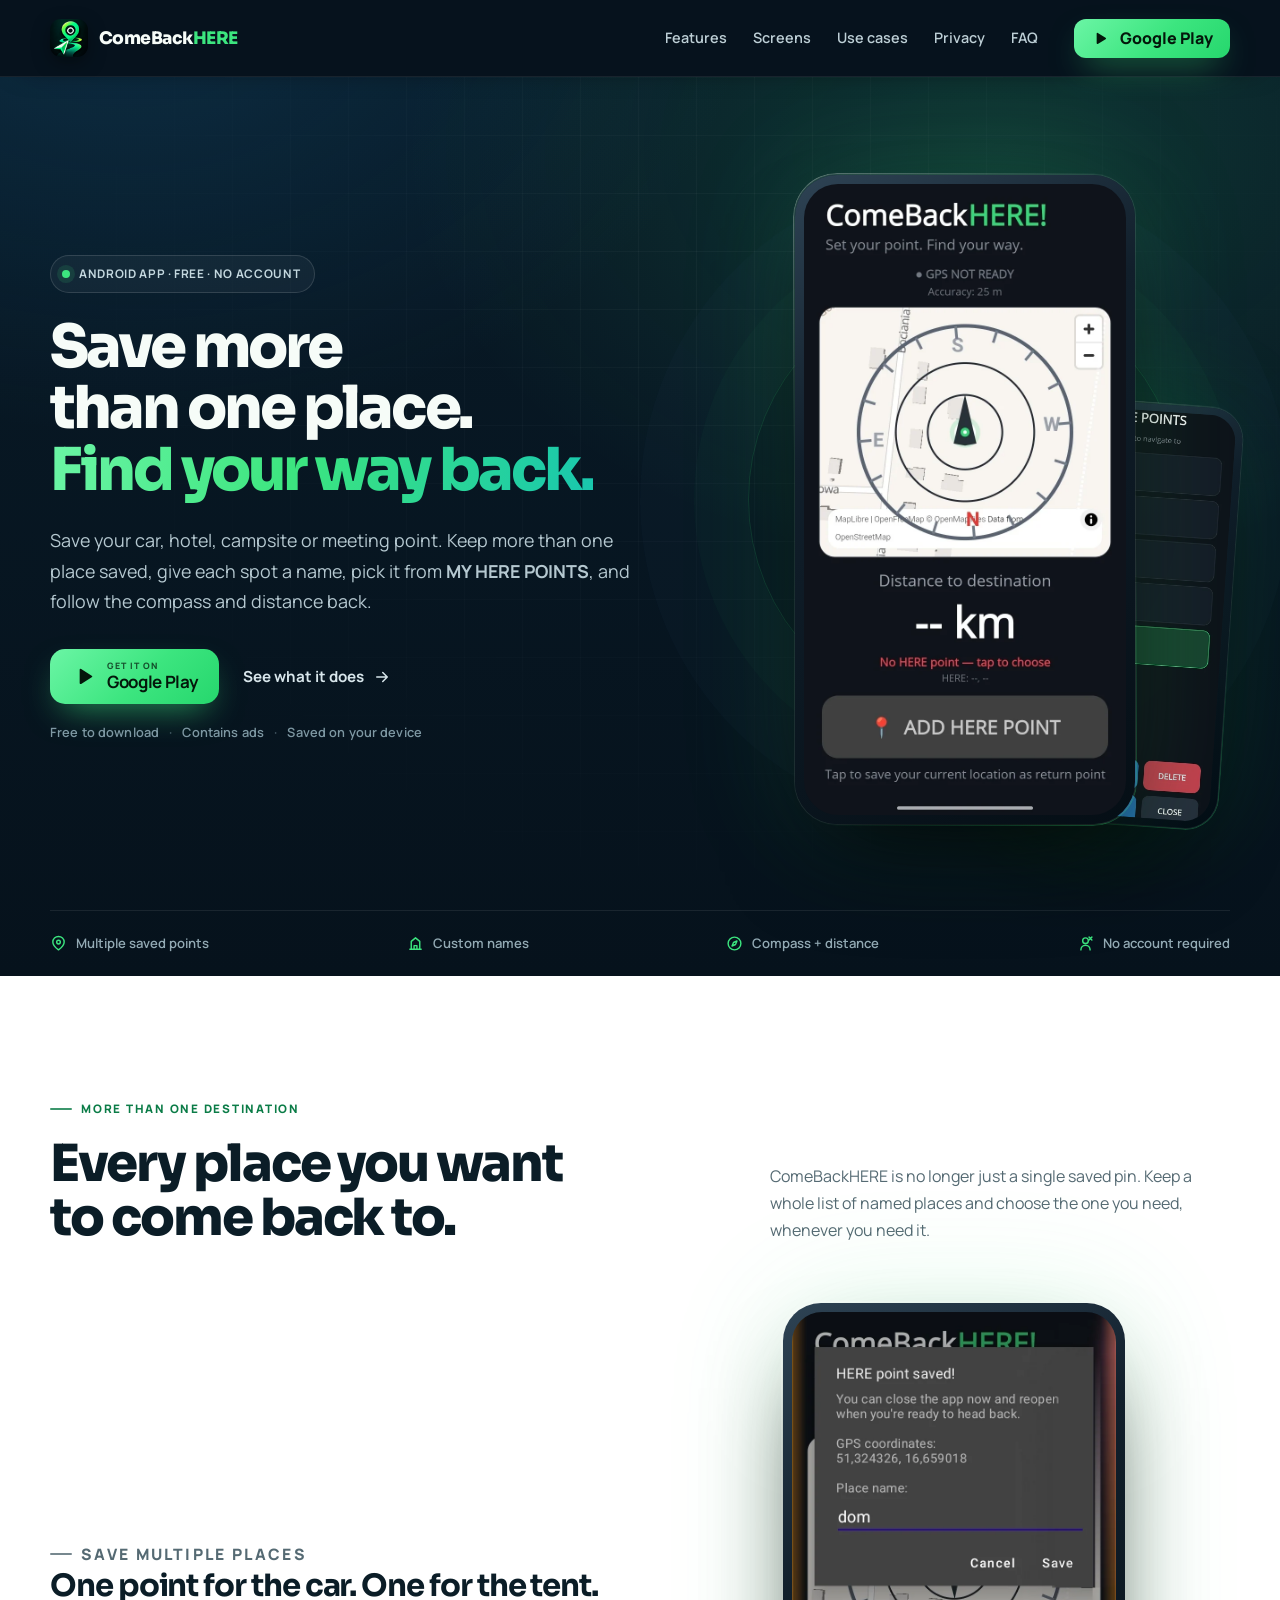
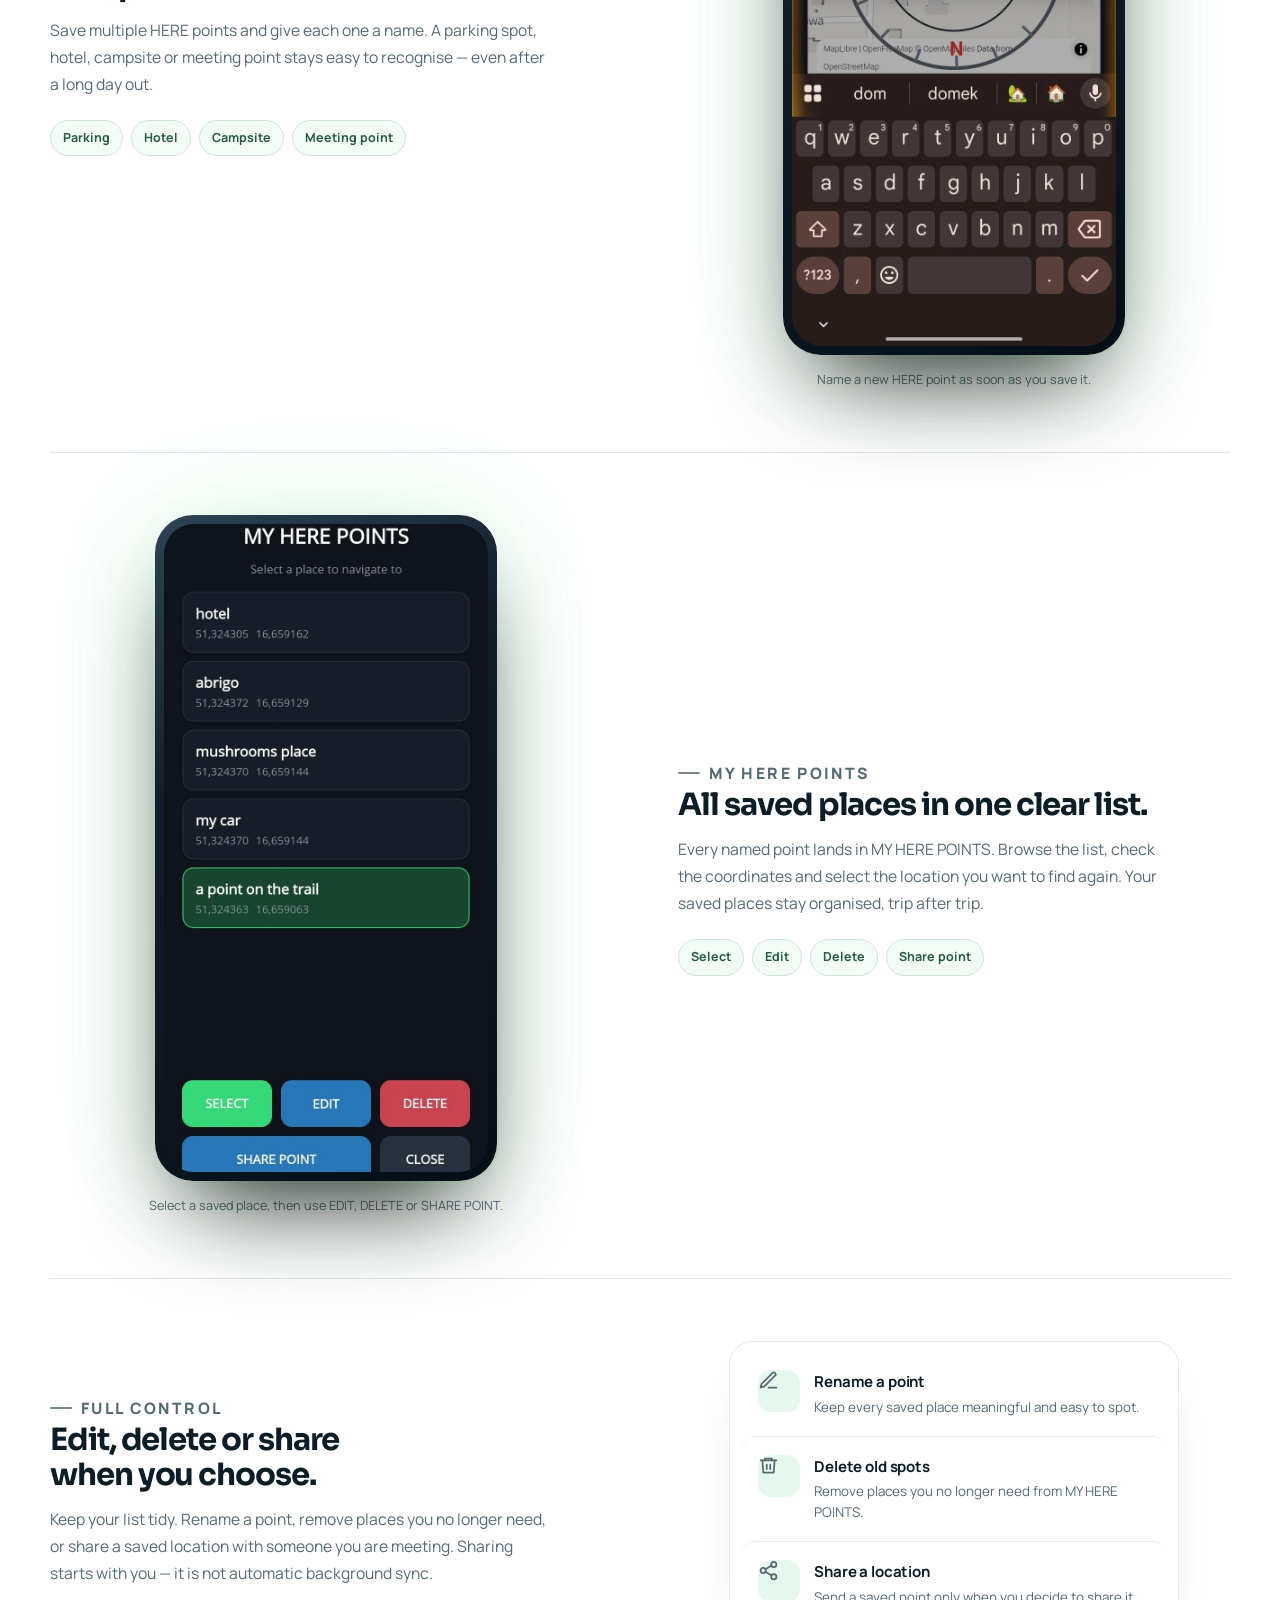
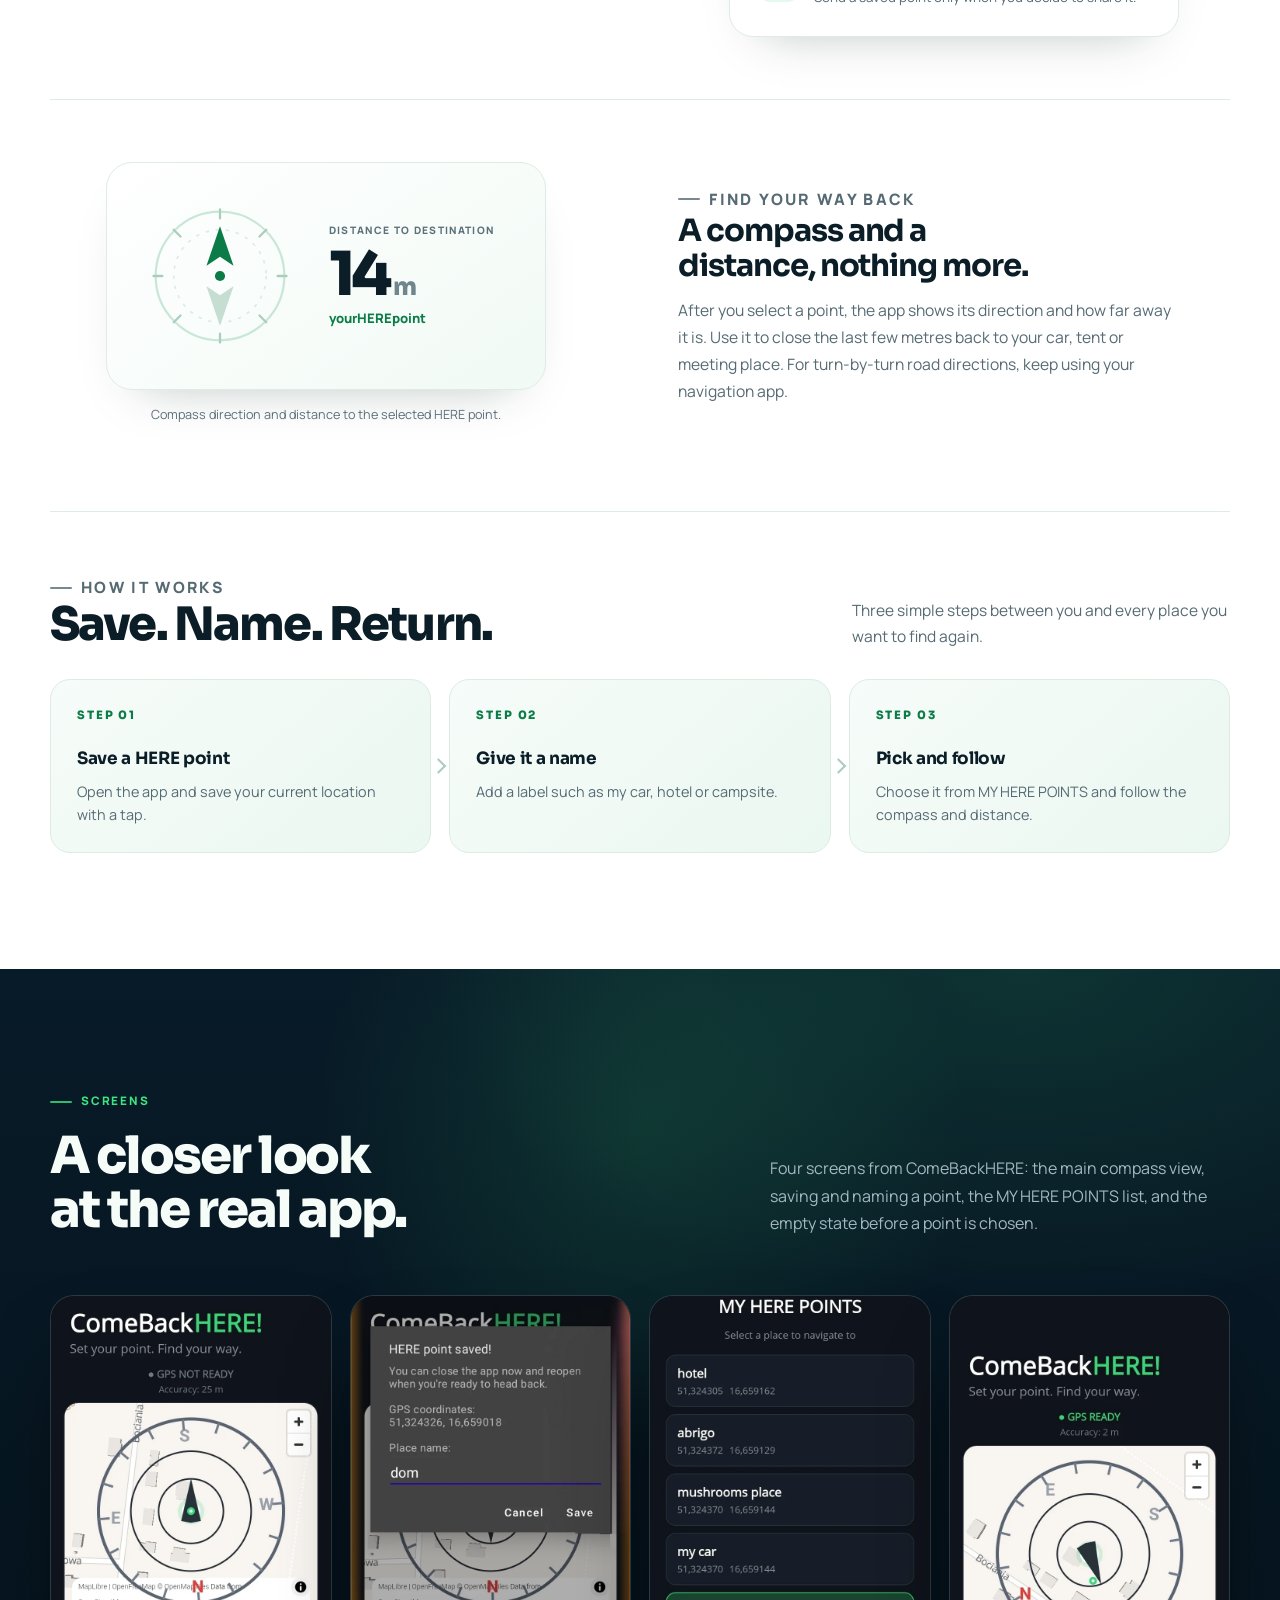
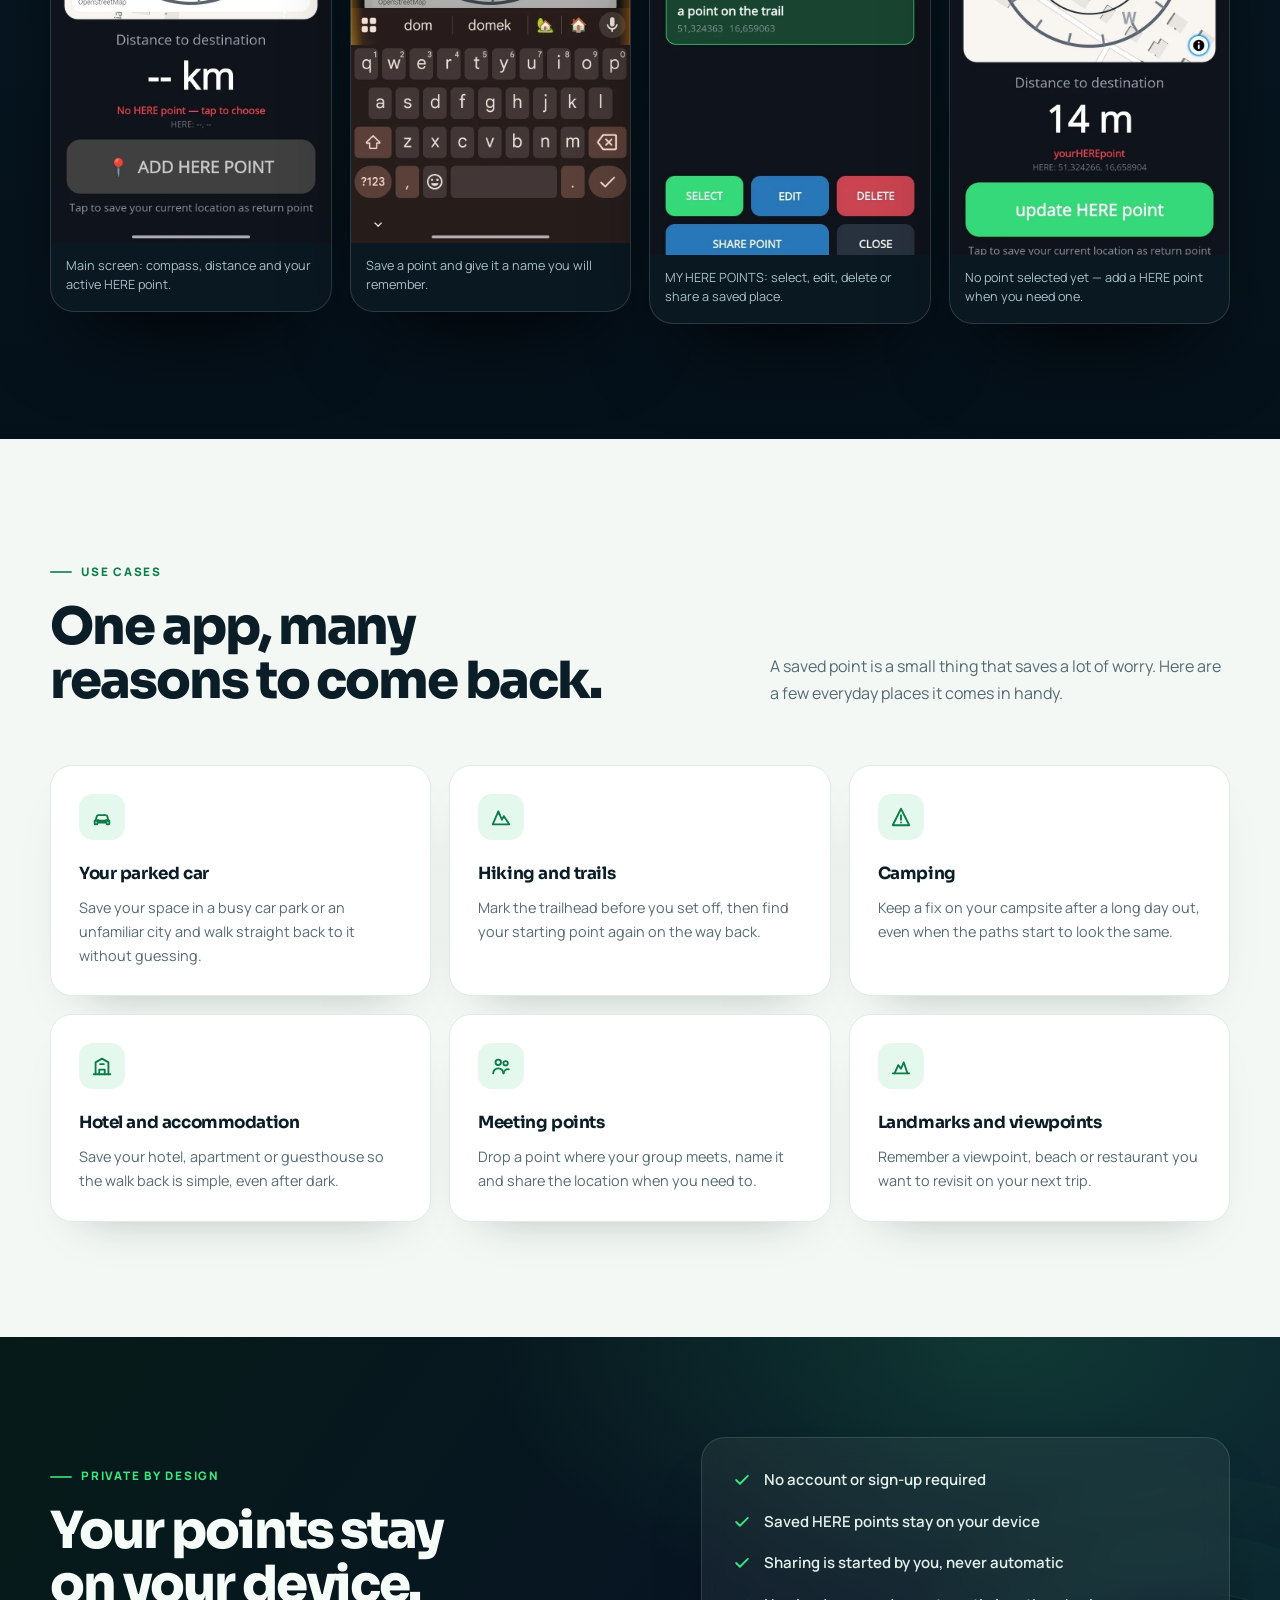
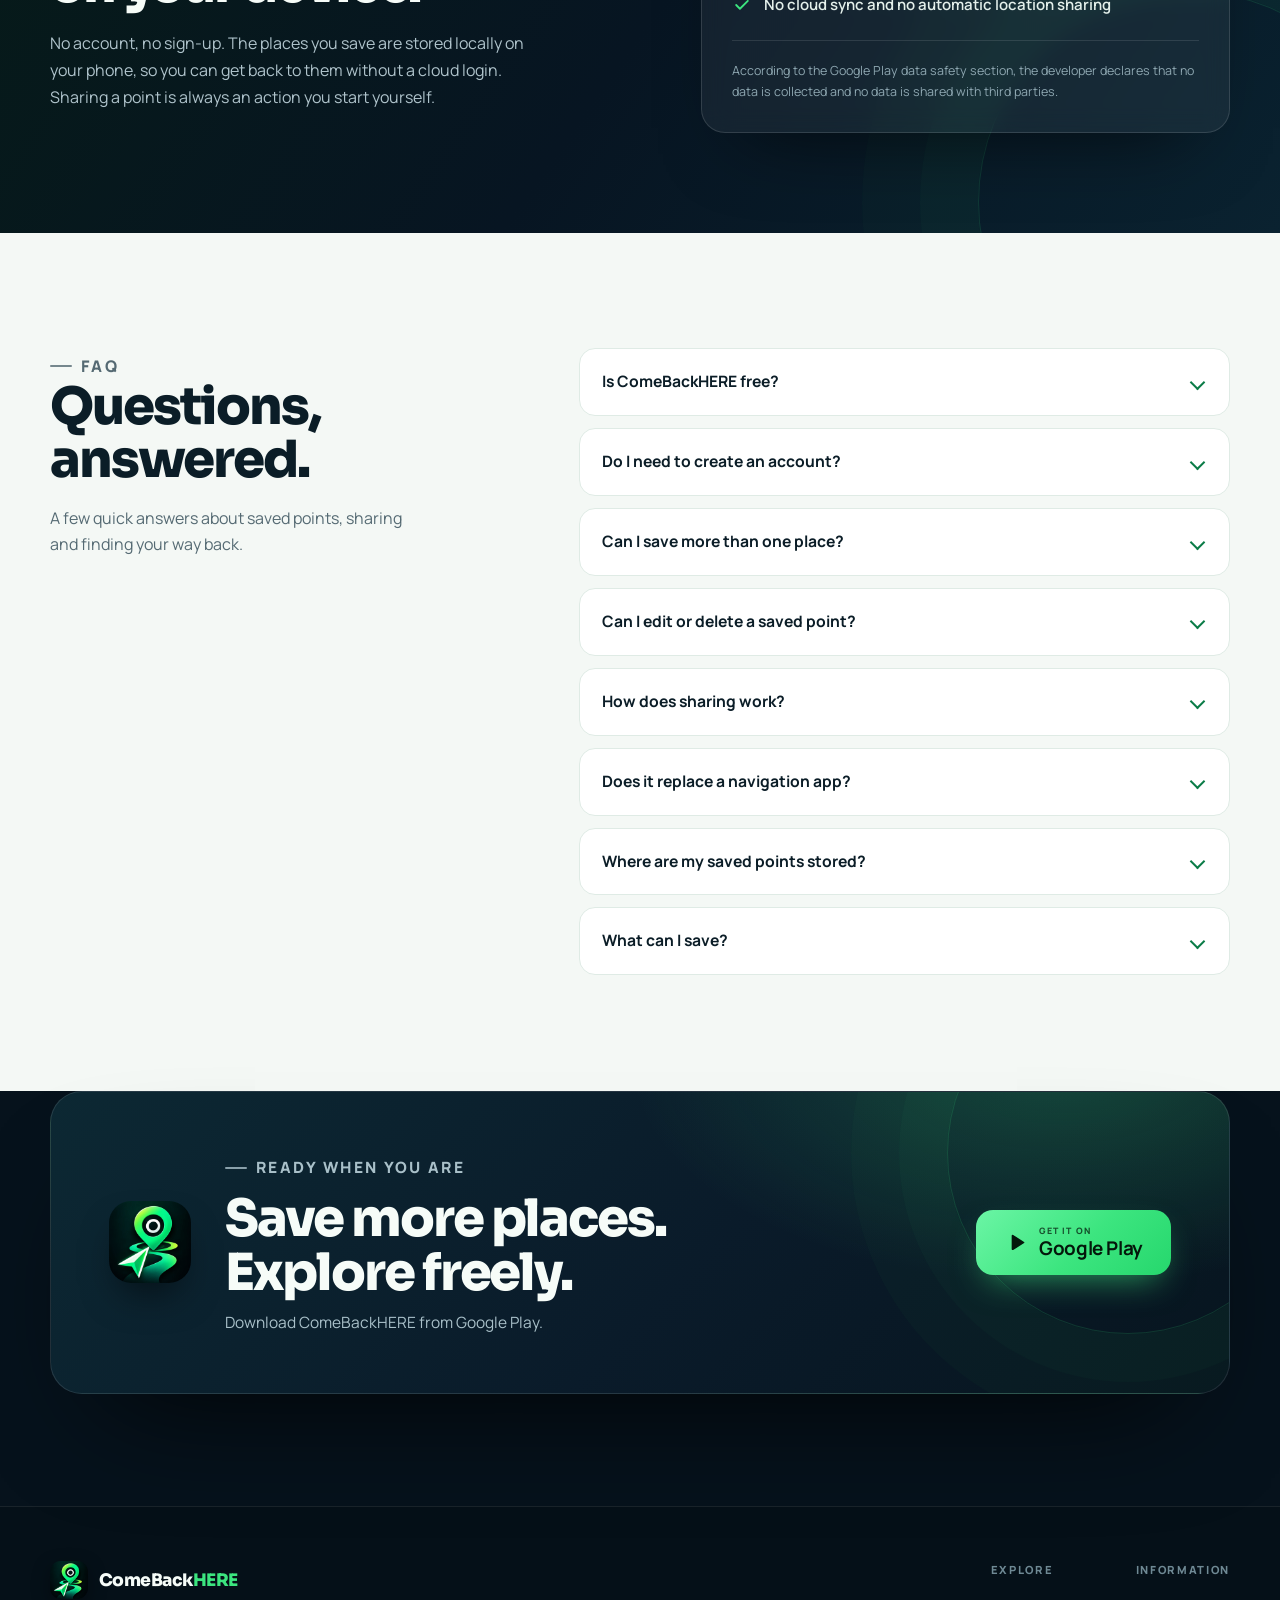
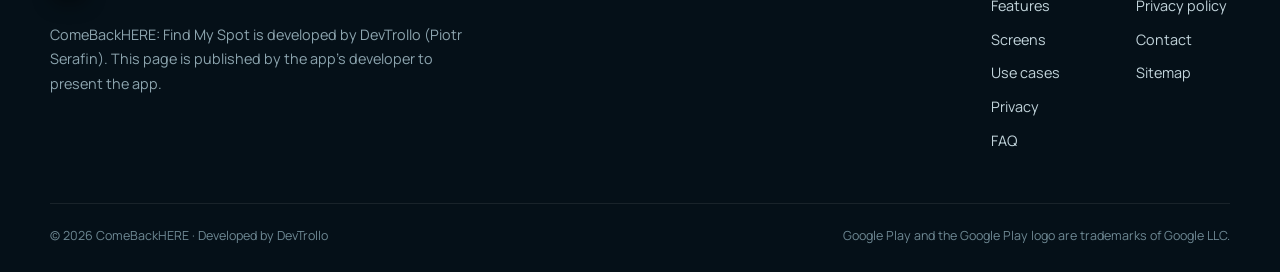
<file: comebackhere/index.html>
<!doctype html>
<html lang="en">
<head>
<meta charset="utf-8">
<meta name="viewport" content="width=device-width, initial-scale=1">
<title>ComeBackHERE – Save Multiple Places and Find Your Way Back</title>
<meta name="description" content="Save multiple named places in ComeBackHERE, pick one from MY HERE POINTS and follow the compass and distance back. Free Android app, no account required.">
<link rel="canonical" href="https://piotrse.github.io/comebackhere/">
<meta name="robots" content="index, follow, max-image-preview:large">
<meta name="theme-color" content="#06121c">
<meta property="og:type" content="website">
<meta property="og:site_name" content="ComeBackHERE">
<meta property="og:title" content="ComeBackHERE – Save more than one place. Find your way back.">
<meta property="og:description" content="Save many named HERE points, choose one from MY HERE POINTS and follow the compass and distance back. Free Android app with no account required.">
<meta property="og:url" content="https://piotrse.github.io/comebackhere/">
<meta property="og:image" content="https://piotrse.github.io/comebackhere/icon.png">
<meta property="og:image:type" content="image/png">
<meta property="og:image:width" content="512">
<meta property="og:image:height" content="512">
<meta property="og:image:alt" content="ComeBackHERE app icon">
<meta name="twitter:card" content="summary">
<meta name="twitter:title" content="ComeBackHERE – Save more than one place. Find your way back.">
<meta name="twitter:description" content="Save many named HERE points, choose one from MY HERE POINTS and follow the compass and distance back. Free Android app with no account required.">
<meta name="twitter:image" content="https://piotrse.github.io/comebackhere/icon.png">
<meta name="twitter:image:alt" content="ComeBackHERE app icon">
<link rel="icon" type="image/png" sizes="64x64" href="assets/favicon-64.png">
<link rel="preload" as="image" href="assets/comebackhere-main-screen.webp" type="image/webp">
<link rel="preconnect" href="https://fonts.googleapis.com">
<link rel="preconnect" href="https://fonts.gstatic.com" crossorigin>
<link href="https://fonts.googleapis.com/css2?family=Manrope:wght@400;500;600;700;800&family=Sora:wght@600;700;800&display=swap" rel="stylesheet">
<script type="application/ld+json">
{
  "@context": "https://schema.org",
  "@type": "SoftwareApplication",
  "name": "ComeBackHERE: Find My Spot",
  "operatingSystem": "Android",
  "applicationCategory": "UtilitiesApplication",
  "description": "ComeBackHERE is a free Android app for saving multiple named locations, managing them in a MY HERE POINTS list, and finding the direction and distance back to a selected point. Saved points are stored on the device and no account is required.",
  "url": "https://play.google.com/store/apps/details?id=com.companyname.comebackhere",
  "downloadUrl": "https://play.google.com/store/apps/details?id=com.companyname.comebackhere",
  "image": "https://piotrse.github.io/comebackhere/icon.png",
  "screenshot": [
    "https://piotrse.github.io/comebackhere/assets/comebackhere-main-screen.jpg",
    "https://piotrse.github.io/comebackhere/assets/comebackhere-save-point.jpg",
    "https://piotrse.github.io/comebackhere/assets/comebackhere-my-here-points.jpg",
    "https://piotrse.github.io/comebackhere/assets/comebackhere-no-point.jpg"
  ],
  "featureList": [
    "Save multiple HERE points",
    "Give each saved point a custom name",
    "Browse saved locations in the MY HERE POINTS list",
    "Edit, delete and share saved points",
    "Compass direction and distance to the selected point",
    "No account required",
    "Saved locations stored on the device"
  ],
  "author": {"@type": "Person", "name": "Piotr Serafin", "alternateName": "DevTrollo"},
  "offers": {"@type": "Offer", "price": "0", "priceCurrency": "USD"}
}
</script>
<script type="application/ld+json">
{
  "@context": "https://schema.org",
  "@type": "FAQPage",
  "mainEntity": [
    {
      "@type": "Question",
      "name": "Is ComeBackHERE free?",
      "acceptedAnswer": {"@type": "Answer", "text": "Yes. ComeBackHERE is free to download and contains ads. Its Google Play listing does not mention a subscription."}
    },
    {
      "@type": "Question",
      "name": "Do I need to create an account?",
      "acceptedAnswer": {"@type": "Answer", "text": "No. The app works without an account, and your saved locations are stored on your device."}
    },
    {
      "@type": "Question",
      "name": "Can I save more than one place?",
      "acceptedAnswer": {"@type": "Answer", "text": "Yes. You can save multiple HERE points, give each one a name and find them all in the MY HERE POINTS list."}
    },
    {
      "@type": "Question",
      "name": "Can I edit or delete a saved point?",
      "acceptedAnswer": {"@type": "Answer", "text": "Yes. From MY HERE POINTS you can edit a saved point, delete it or share it."}
    },
    {
      "@type": "Question",
      "name": "How does sharing work?",
      "acceptedAnswer": {"@type": "Answer", "text": "You start sharing yourself by selecting a point and choosing SHARE POINT. The app does not automatically sync your saved locations to a cloud account."}
    },
    {
      "@type": "Question",
      "name": "Does it replace a navigation app?",
      "acceptedAnswer": {"@type": "Answer", "text": "No. ComeBackHERE shows the compass direction and distance to the selected point. Use a navigation app if you need turn-by-turn road guidance."}
    },
    {
      "@type": "Question",
      "name": "Where are my saved points stored?",
      "acceptedAnswer": {"@type": "Answer", "text": "On your device. No account is needed to keep and use them."}
    },
    {
      "@type": "Question",
      "name": "What can I save?",
      "acceptedAnswer": {"@type": "Answer", "text": "Places such as a parked car, hotel, campsite, trailhead, meeting point or landmark you want to revisit."}
    }
  ]
}
</script>
<style>
:root{
  --ink:#06121c;
  --ink-2:#0a1c29;
  --ink-3:#0e2736;
  --green:#3ce57f;
  --green-bright:#6bf5a5;
  --green-deep:#0b7c47;
  --green-soft:#e4f8ed;
  --paper:#f4f8f5;
  --paper-2:#edf5f0;
  --white:#f6fcf8;
  --text:#0b1d27;
  --muted:#556a73;
  --muted-light:#a3b8c2;
  --line-light:#dfebe5;
  --line-dark:rgba(255,255,255,.11);
  --font-body:"Manrope",system-ui,-apple-system,"Segoe UI",Roboto,Arial,sans-serif;
  --font-display:"Sora","Manrope",system-ui,-apple-system,"Segoe UI",Roboto,Arial,sans-serif;
  --shadow-card:0 24px 50px -34px rgba(8,43,27,.35);
  --shadow-phone:0 50px 100px -35px rgba(0,0,0,.9),0 0 0 1px rgba(255,255,255,.1),0 0 120px rgba(60,229,127,.16);
}
*{box-sizing:border-box}
html{scroll-behavior:smooth}
body{
  margin:0;
  font-family:var(--font-body);
  background:var(--ink);
  color:var(--white);
  line-height:1.65;
  -webkit-font-smoothing:antialiased;
  text-rendering:optimizeLegibility;
  overflow-x:hidden;
  overflow-x:clip;
}
img{display:block;max-width:100%}
a{color:inherit}
button,summary{font:inherit}
:focus-visible{outline:3px solid var(--green);outline-offset:3px}
main:focus{outline:none}
.container{width:min(1180px,100% - 48px);margin-inline:auto}
.sr-only{position:absolute;width:1px;height:1px;padding:0;margin:-1px;overflow:hidden;clip:rect(0,0,0,0);white-space:nowrap;border:0}
.skip-link{position:fixed;left:18px;top:-80px;z-index:100;background:var(--green);color:#04150b;padding:12px 18px;border-radius:12px;font-weight:800;text-decoration:none;transition:top .2s}
.skip-link:focus{top:18px}
.site-header{position:sticky;top:0;z-index:60;background:rgba(7,19,30,.92);backdrop-filter:blur(18px);-webkit-backdrop-filter:blur(18px);border-bottom:1px solid rgba(255,255,255,.07);box-shadow:0 10px 30px -24px rgba(0,0,0,.8)}
.nav{display:flex;align-items:center;gap:32px;min-height:76px}
.brand{display:inline-flex;align-items:center;gap:11px;text-decoration:none;font-family:var(--font-display);font-weight:800;font-size:1.08rem;letter-spacing:-.03em;white-space:nowrap}
.brand-icon{width:38px;height:38px;border-radius:11px;box-shadow:0 6px 18px rgba(0,0,0,.35)}
.brand span span{color:var(--green)}
.nav-links{display:flex;align-items:center;gap:26px;margin-left:auto}
.nav-links a{color:#bdcfd6;text-decoration:none;font-size:.9rem;font-weight:600;transition:color .2s}
.nav-links a:hover{color:#fff}
.nav .btn-play{margin-left:4px}
.btn-play{display:inline-flex;align-items:center;justify-content:center;gap:12px;padding:13px 22px;border-radius:15px;background:linear-gradient(135deg,var(--green-bright),var(--green) 55%,#26d76d);color:#04170b;text-decoration:none;font-weight:800;line-height:1;box-shadow:0 14px 34px -12px rgba(60,229,127,.65);transition:transform .2s ease,box-shadow .2s ease,filter .2s ease}
.btn-play:hover{transform:translateY(-2px);box-shadow:0 20px 42px -14px rgba(60,229,127,.8);filter:brightness(1.04)}
.btn-play svg{width:23px;height:23px;flex:none}
.btn-play .play-label{display:flex;flex-direction:column;gap:4px;text-align:left}
.btn-play .play-label small{font-size:.55rem;line-height:1;letter-spacing:.12em;text-transform:uppercase;font-weight:800;opacity:.72}
.btn-play .play-label strong{font-size:1.06rem;line-height:1;letter-spacing:-.02em}
.btn-play.compact{padding:11px 17px;border-radius:12px}
.btn-play.compact svg{width:17px;height:17px}
.btn-play.compact .play-label small{display:none}
.btn-play.compact .play-label strong{font-size:.88rem}
.btn-play.large{padding:17px 28px;border-radius:17px}
.btn-play.large .play-label strong{font-size:1.18rem}
.btn-ghost{display:inline-flex;align-items:center;gap:9px;padding:14px 4px;color:#d8e6eb;text-decoration:none;font-weight:700;font-size:.95rem;transition:color .2s}
.btn-ghost svg{width:18px;height:18px;transition:transform .2s}
.btn-ghost:hover{color:var(--green)}
.btn-ghost:hover svg{transform:translateX(3px)}
.hero{position:relative;overflow:hidden;padding:clamp(56px,8vw,98px) 0 0;background:radial-gradient(900px 640px at 78% 8%,rgba(60,229,127,.14),transparent 66%),radial-gradient(1000px 720px at 10% -10%,rgba(24,104,154,.24),transparent 62%),linear-gradient(180deg,#081a27 0%,var(--ink) 100%)}
.hero::before{content:"";position:absolute;inset:0;background-image:linear-gradient(rgba(255,255,255,.035) 1px,transparent 1px),linear-gradient(90deg,rgba(255,255,255,.035) 1px,transparent 1px);background-size:58px 58px;mask-image:radial-gradient(ellipse at 55% 22%,#000 0%,transparent 72%);-webkit-mask-image:radial-gradient(ellipse at 55% 22%,#000 0%,transparent 72%);pointer-events:none}
.hero-grid{position:relative;display:grid;grid-template-columns:1.05fr .95fr;gap:clamp(32px,5vw,70px);align-items:center;padding-bottom:clamp(52px,7vw,86px)}
.hero-copy{max-width:630px}
.eyebrow{display:inline-flex;align-items:center;gap:9px;margin:0 0 24px;padding:8px 14px 8px 11px;border:1px solid rgba(255,255,255,.13);border-radius:999px;background:rgba(255,255,255,.045);color:#c4d8df;font-size:.74rem;font-weight:700;letter-spacing:.055em;text-transform:uppercase}
.eyebrow-dot{width:8px;height:8px;border-radius:50%;background:var(--green);box-shadow:0 0 0 5px rgba(60,229,127,.12)}
.hero h1{font-family:var(--font-display);font-size:clamp(2.55rem,4.7vw,3.7rem);line-height:1.04;letter-spacing:-.05em;margin:0 0 24px;font-weight:800;text-wrap:balance}
.hero h1 .grad{background:linear-gradient(100deg,var(--green-bright) 0%,var(--green) 45%,#19c7ae 100%);-webkit-background-clip:text;background-clip:text;color:transparent}
.lead{margin:0 0 32px;max-width:580px;color:#b5c8d0;font-size:clamp(1rem,1.4vw,1.12rem);line-height:1.7}
.hero-actions{display:flex;align-items:center;gap:20px;flex-wrap:wrap}
.micro{margin:18px 0 0;color:#7e98a3;font-size:.8rem;font-weight:600;letter-spacing:.01em}
.micro span{padding:0 7px;opacity:.55}
.hero-visual{position:relative;display:grid;place-items:center;min-height:clamp(500px,50vw,660px)}
.hero-glow{position:absolute;width:min(560px,82%);aspect-ratio:1;border-radius:50%;border:1px solid rgba(60,229,127,.15);box-shadow:0 0 0 54px rgba(60,229,127,.025),0 0 0 108px rgba(96,155,255,.018);pointer-events:none}
.hero-phone{position:relative;width:clamp(255px,27vw,340px);padding:9px;border-radius:42px;background:linear-gradient(150deg,#2e4354,#111f2b 34%,#050e15);box-shadow:var(--shadow-phone)}
.hero-phone::before{content:"";position:absolute;inset:-2px;border-radius:44px;padding:1px;background:linear-gradient(140deg,rgba(255,255,255,.34),transparent 30%,transparent 70%,rgba(60,229,127,.3));-webkit-mask:linear-gradient(#000 0 0) content-box,linear-gradient(#000 0 0);-webkit-mask-composite:xor;mask-composite:exclude;pointer-events:none}
.hero-phone img{width:100%;height:auto;border-radius:34px}
.hero-phone.primary{z-index:2}
.hero-phone.secondary{position:absolute;right:0;bottom:0;z-index:1;width:clamp(170px,17vw,226px);padding:7px;border-radius:32px;transform:rotate(4deg);opacity:.96}
.hero-phone.secondary::before{border-radius:34px}
.hero-phone.secondary img{border-radius:26px}
.hero-trust{position:relative;display:flex;align-items:center;justify-content:space-between;gap:18px;flex-wrap:wrap;padding:22px 0;border-top:1px solid rgba(255,255,255,.08)}
.hero-trust span{display:inline-flex;align-items:center;gap:9px;color:#93aab4;font-size:.82rem;font-weight:600}
.hero-trust svg{width:17px;height:17px;color:var(--green);flex:none}
.section{padding:clamp(68px,9vw,116px) 0}
section[id]{scroll-margin-top:92px}
.section-light{background:var(--paper);color:var(--text)}
.section-white{background:#fff;color:var(--text)}
.section-dark{position:relative;overflow:hidden;background:linear-gradient(180deg,#081b28 0%,#05111a 100%);color:var(--white)}
.kicker{display:inline-flex;align-items:center;gap:9px;margin:0 0 18px;font-size:.73rem;font-weight:800;letter-spacing:.15em;text-transform:uppercase;color:var(--green-deep)}
.kicker::before{content:"";width:22px;height:2px;border-radius:2px;background:currentColor;opacity:.8}
.kicker-light{color:var(--green)}
.section-head{display:grid;grid-template-columns:minmax(0,1.05fr) minmax(0,.78fr);gap:clamp(24px,5vw,72px);align-items:end;margin-bottom:clamp(38px,5vw,58px)}
.section-head h2,.faq-intro h2,.privacy h2,.cta h2{font-family:var(--font-display);font-size:clamp(2rem,4vw,3.25rem);line-height:1.05;letter-spacing:-.04em;margin:0;font-weight:800;text-wrap:balance}
.section-intro{margin:0;justify-self:end;max-width:46ch;color:var(--muted);font-size:1rem;line-height:1.7}
.section-head-light .section-intro{color:var(--muted-light)}
.feature-list{display:grid}
.feature-row{display:grid;grid-template-columns:1fr 1fr;gap:clamp(32px,6vw,80px);align-items:center;padding:clamp(38px,5vw,62px) 0;border-top:1px solid var(--line-light)}
.feature-row:first-child{border-top:0;padding-top:0}
.feature-row:last-child{padding-bottom:0}
.feature-row.flip .feature-media{order:-1}
.feature-copy h3{margin:0 0 14px;font-family:var(--font-display);font-size:clamp(1.45rem,2.4vw,2rem);line-height:1.15;letter-spacing:-.035em;font-weight:700;text-wrap:balance}
.feature-copy p{margin:0;max-width:50ch;color:var(--muted);font-size:.98rem;line-height:1.72}
.feature-tags{display:flex;flex-wrap:wrap;gap:8px;margin:22px 0 0;padding:0;list-style:none}
.feature-tags li{padding:7px 12px;border:1px solid #cfe5d9;border-radius:999px;background:#f3fbf6;color:#255c40;font-size:.78rem;font-weight:700}
.feature-media{display:flex;flex-direction:column;align-items:center;margin:0;min-width:0}
.feature-media figcaption{margin:16px 0 0;color:#5b7079;font-size:.79rem;line-height:1.5;text-align:center}
.phone-frame{position:relative;width:min(100%,342px);padding:9px;border-radius:38px;background:linear-gradient(150deg,#2e4354,#111f2b 34%,#050e15);box-shadow:var(--shadow-phone)}
.phone-frame::before{content:"";position:absolute;inset:-2px;border-radius:40px;padding:1px;background:linear-gradient(140deg,rgba(255,255,255,.3),transparent 30%,transparent 70%,rgba(60,229,127,.28));-webkit-mask:linear-gradient(#000 0 0) content-box,linear-gradient(#000 0 0);-webkit-mask-composite:xor;mask-composite:exclude;pointer-events:none}
.phone-frame img{width:100%;height:auto;border-radius:30px}
.control-card{width:min(100%,450px);padding:10px;border:1px solid var(--line-light);border-radius:24px;background:#fff;box-shadow:var(--shadow-card)}
.control-item{display:flex;align-items:flex-start;gap:14px;padding:18px;border-radius:16px}
.control-item+.control-item{border-top:1px solid #e6f0ea}
.control-icon{display:grid;place-items:center;width:42px;height:42px;border-radius:13px;background:var(--green-soft);color:var(--green-deep);flex:none}
.control-icon svg{width:21px;height:21px}
.control-item strong{display:block;margin-bottom:2px;font-size:.94rem;letter-spacing:-.01em}
.control-item span{display:block;color:var(--muted);font-size:.84rem;line-height:1.55}
.return-card{display:grid;grid-template-columns:auto 1fr;align-items:center;gap:clamp(18px,3vw,30px);width:min(100%,440px);padding:clamp(22px,4vw,34px);border:1px solid var(--line-light);border-radius:26px;background:linear-gradient(145deg,#fff,#f1faf5);box-shadow:var(--shadow-card)}
.compass-art{display:block;width:clamp(112px,15vw,158px);height:auto}
.return-label{display:block;color:#5b7079;font-size:.64rem;font-weight:800;letter-spacing:.13em;text-transform:uppercase}
.return-distance{display:block;margin:6px 0 2px;font-family:var(--font-display);font-size:clamp(2.8rem,5vw,3.8rem);line-height:1;letter-spacing:-.06em;font-weight:800;color:var(--text)}
.return-distance span{margin-left:4px;font-size:.4em;letter-spacing:-.02em;color:#71858d}
.return-point{display:block;color:var(--green-deep);font-size:.82rem;font-weight:800}
.steps-band{margin-top:clamp(56px,7vw,86px);padding-top:clamp(40px,5vw,58px);border-top:1px solid var(--line-light)}
.steps-head{display:flex;align-items:end;justify-content:space-between;gap:32px;margin-bottom:30px;flex-wrap:wrap}
.steps-head h2{font-family:var(--font-display);font-size:clamp(1.9rem,3.6vw,2.9rem);line-height:1.06;letter-spacing:-.04em;margin:0;font-weight:800;text-wrap:balance}
.steps-head p{margin:0;max-width:42ch;color:var(--muted);font-size:.97rem}
.steps-grid{display:grid;grid-template-columns:repeat(3,1fr);gap:18px}
.step{position:relative;padding:26px;border:1px solid #dcece3;border-radius:20px;background:linear-gradient(140deg,#f6fcf9,#ebf7f1)}
.step:not(:last-child)::after{content:"";position:absolute;z-index:2;right:-14px;top:50%;width:9px;height:9px;border-top:2px solid #a9cdbb;border-right:2px solid #a9cdbb;transform:translateY(-50%) rotate(45deg)}
.step-num{display:block;margin-bottom:20px;font-family:var(--font-display);font-size:.72rem;font-weight:800;letter-spacing:.16em;color:var(--green-deep)}
.step h3{margin:0 0 7px;font-family:var(--font-display);font-size:1.06rem;letter-spacing:-.02em}
.step p{margin:0;color:var(--muted);font-size:.9rem;line-height:1.6}
.screens{background:radial-gradient(900px 520px at 80% 0%,rgba(60,229,127,.12),transparent 66%),linear-gradient(180deg,#081b28 0%,#05111a 100%)}
.screens::before{content:"";position:absolute;inset:-15% 22% auto;height:60%;background:radial-gradient(circle,rgba(60,229,127,.13),transparent 68%);pointer-events:none}
.screens .container{position:relative}
.gallery-grid{display:grid;grid-template-columns:repeat(4,minmax(0,1fr));gap:18px;align-items:start}
.shot{margin:0;overflow:hidden;border:1px solid rgba(255,255,255,.14);border-radius:24px;background:#0a1822;box-shadow:0 45px 90px -35px rgba(0,0,0,.9);transition:transform .3s ease,border-color .3s ease,box-shadow .3s ease}
.shot:hover{transform:translateY(-6px);border-color:rgba(60,229,127,.42);box-shadow:0 55px 100px -35px rgba(0,0,0,.95),0 0 70px rgba(60,229,127,.1)}
.shot img{width:100%;height:auto}
.shot figcaption{padding:14px 15px 16px;color:#a9c0c9;font-size:.79rem;line-height:1.5}
.use-grid{display:grid;grid-template-columns:repeat(3,minmax(0,1fr));gap:18px}
.use-card{padding:28px;background:#fff;border:1px solid var(--line-light);border-radius:22px;box-shadow:var(--shadow-card);transition:transform .25s ease,box-shadow .25s ease}
.use-card:hover{transform:translateY(-4px);box-shadow:0 30px 56px -38px rgba(8,43,27,.45)}
.use-icon{display:grid;place-items:center;width:46px;height:46px;margin-bottom:20px;border-radius:14px;background:var(--green-soft);color:var(--green-deep)}
.use-icon svg{width:22px;height:22px}
.use-card h3{margin:0 0 8px;font-family:var(--font-display);font-size:1.05rem;letter-spacing:-.025em}
.use-card p{margin:0;color:var(--muted);font-size:.9rem;line-height:1.65}
.privacy{position:relative;overflow:hidden;padding:clamp(62px,8vw,100px) 0;background:radial-gradient(760px 420px at 78% 0%,rgba(60,229,127,.16),transparent 68%),linear-gradient(125deg,#061b18 0%,#071522 52%,#0a2230 100%);color:var(--white)}
.privacy::after{content:"";position:absolute;right:-120px;bottom:-180px;width:420px;height:420px;border:1px solid rgba(60,229,127,.14);border-radius:50%;box-shadow:0 0 0 58px rgba(60,229,127,.025),0 0 0 116px rgba(60,229,127,.02);pointer-events:none}
.privacy-grid{position:relative;z-index:1;display:grid;grid-template-columns:1fr .92fr;gap:clamp(32px,6vw,76px);align-items:center}
.privacy h2{margin-bottom:18px}
.privacy-lead{margin:0;max-width:50ch;color:#afc3cb;font-size:1rem;line-height:1.7}
.privacy-card{padding:30px;border:1px solid rgba(255,255,255,.13);border-radius:24px;background:rgba(255,255,255,.055);backdrop-filter:blur(12px);-webkit-backdrop-filter:blur(12px);box-shadow:0 40px 80px -45px rgba(0,0,0,.7)}
.privacy-list{display:grid;gap:17px;margin:0;padding:0;list-style:none}
.privacy-list li{display:flex;align-items:flex-start;gap:12px;color:#e4f0eb;font-size:.94rem;font-weight:600}
.privacy-list svg{width:20px;height:20px;margin-top:2px;color:var(--green);flex:none}
.privacy-note{margin:22px 0 0;padding-top:20px;border-top:1px solid rgba(255,255,255,.11);color:#8ea7b1;font-size:.78rem;line-height:1.65}
.faq-wrap{display:grid;grid-template-columns:.82fr 1.18fr;gap:clamp(34px,6vw,84px);align-items:start}
.faq-intro{position:sticky;top:106px}
.faq-intro h2{margin-bottom:18px}
.faq-intro p{margin:0;max-width:36ch;color:var(--muted);font-size:1rem}
.faq-list{display:grid;gap:12px}
.faq-list details{margin:0;padding:0 22px;border:1px solid var(--line-light);border-radius:16px;background:#fff;transition:border-color .2s,box-shadow .2s}
.faq-list details[open]{border-color:#c8e3d5;box-shadow:0 22px 44px -34px rgba(8,43,27,.35)}
.faq-list summary{display:flex;align-items:center;justify-content:space-between;gap:20px;padding:20px 0;list-style:none;cursor:pointer;font-weight:700;font-size:.98rem;color:var(--text)}
.faq-list summary::-webkit-details-marker{display:none}
.faq-list summary::after{content:"";width:9px;height:9px;margin-right:4px;border-right:2px solid var(--green-deep);border-bottom:2px solid var(--green-deep);transform:rotate(45deg);transition:transform .2s;flex:none}
.faq-list details[open] summary::after{transform:rotate(-135deg)}
.faq-list details p{margin:0;padding:0 0 20px;color:var(--muted);font-size:.93rem;line-height:1.7;max-width:62ch}
.cta{padding:0 0 clamp(68px,9vw,112px);background:var(--ink)}
.cta-panel{position:relative;overflow:hidden;display:flex;align-items:center;justify-content:space-between;gap:34px;flex-wrap:wrap;padding:clamp(34px,5vw,58px);border:1px solid rgba(255,255,255,.11);border-radius:32px;background:radial-gradient(620px 320px at 86% -10%,rgba(60,229,127,.23),transparent 70%),linear-gradient(135deg,#0c2833 0%,#0a1b2a 55%,#07151f 100%);box-shadow:0 60px 120px -60px rgba(0,0,0,.9)}
.cta-panel::after{content:"";position:absolute;right:-80px;top:-120px;width:360px;height:360px;border:1px solid rgba(60,229,127,.16);border-radius:50%;box-shadow:0 0 0 48px rgba(60,229,127,.025),0 0 0 96px rgba(60,229,127,.02);pointer-events:none}
.cta-icon{position:relative;z-index:1;width:82px;height:82px;border-radius:22px;box-shadow:0 20px 40px -16px rgba(0,0,0,.75);flex:none}
.cta-copy{position:relative;z-index:1;flex:1 1 360px}
.cta-copy .kicker{margin-bottom:12px}
.cta h2{margin-bottom:10px}
.cta-copy p{margin:0;color:#a9c0c9;font-size:.97rem}
.cta .btn-play{position:relative;z-index:1;flex:none}
.site-footer{padding:54px 0 26px;background:#051018;border-top:1px solid rgba(255,255,255,.08)}
.footer-main{display:grid;grid-template-columns:1.35fr 1fr;gap:48px;padding-bottom:40px}
.footer-brand p{margin:16px 0 0;max-width:46ch;color:#8da5af;font-size:.9rem;line-height:1.7}
.footer-nav{display:flex;justify-content:flex-end;gap:clamp(36px,6vw,76px);flex-wrap:wrap}
.footer-nav h3{margin:0 0 14px;font-size:.7rem;font-weight:800;letter-spacing:.15em;text-transform:uppercase;color:#6f8994}
.footer-nav a{display:block;margin-bottom:10px;color:#c2d4db;font-size:.9rem;text-decoration:none;transition:color .2s}
.footer-nav a:hover{color:var(--green)}
.footer-bottom{display:flex;align-items:center;justify-content:space-between;gap:16px;flex-wrap:wrap;padding-top:22px;border-top:1px solid rgba(255,255,255,.08);color:#6f8994;font-size:.78rem}
.footer-bottom p{margin:0}
@media(max-width:1020px){
  .hero-grid{grid-template-columns:1fr;padding-bottom:52px}
  .hero-copy{max-width:720px;margin-inline:auto;text-align:center}
  .lead{margin-inline:auto}
  .hero-actions{justify-content:center}
  .eyebrow{justify-content:center}
  .hero-visual{min-height:0;margin-top:8px}
  .hero-phone.secondary{display:none}
  .hero-trust{justify-content:center}
  .section-head{grid-template-columns:1fr;align-items:start}
  .section-intro{justify-self:start;max-width:58ch}
  .privacy-grid,.faq-wrap{grid-template-columns:1fr}
  .faq-intro{position:static}
  .footer-main{grid-template-columns:1fr}
  .footer-nav{justify-content:flex-start}
}
@media(max-width:900px){
  .nav-links{display:none}
  .nav .btn-play{margin-left:auto}
  .gallery-grid{grid-template-columns:repeat(2,minmax(0,1fr))}
  .gallery-grid .shot figcaption{font-size:.84rem}
  .use-grid{grid-template-columns:repeat(2,minmax(0,1fr))}
}
@media(max-width:820px){
  .feature-row{grid-template-columns:1fr;gap:30px;padding:40px 0}
  .feature-row.flip .feature-media{order:0}
  .feature-copy{max-width:620px}
  .feature-media{align-items:flex-start}
  .feature-media figcaption{text-align:left}
  .phone-frame{width:min(100%,330px)}
  .control-card,.return-card{width:min(100%,440px)}
}
@media(max-width:760px){
  .container{width:min(1180px,100% - 36px)}
  .nav{min-height:68px;gap:16px}
  .brand{font-size:1rem}
  .brand-icon{width:34px;height:34px}
  .hero{padding-top:44px}
  .hero h1{font-size:clamp(2.35rem,10vw,3.4rem)}
  .hero-phone{width:min(78vw,320px)}
  .hero-trust{display:grid;grid-template-columns:1fr 1fr;gap:14px;justify-items:start}
  .steps-grid{grid-template-columns:1fr}
  .step:not(:last-child)::after{display:none}
  .cta-panel{justify-content:center;text-align:center}
  .cta-copy{flex-basis:100%}
  .cta .btn-play{margin-inline:auto}
  .cta-icon{margin-inline:auto}
  .footer-bottom{flex-direction:column;align-items:flex-start}
  .return-card{grid-template-columns:1fr;justify-items:center;text-align:center;gap:18px}
  .return-label{text-align:center}
}
@media(max-width:600px){
  .use-grid{grid-template-columns:1fr}
}
@media(max-width:700px){
  .gallery-grid{display:flex;gap:16px;overflow-x:auto;scroll-snap-type:x mandatory;padding:4px 0 18px;margin-inline:calc((100vw - min(1180px,100vw - 36px))/-2);padding-inline:calc((100vw - min(1180px,100vw - 36px))/2);scrollbar-width:thin;scrollbar-color:#2a6470 transparent;-webkit-overflow-scrolling:touch}
  .shot{flex:0 0 min(82vw,330px);scroll-snap-align:center}
}
@media(max-width:520px){
  .container{width:calc(100% - 32px)}
  .btn-play{padding:12px 18px}
  .hero-actions{flex-direction:column;align-items:stretch}
  .hero-actions .btn-play,.hero-actions .btn-ghost{width:100%}
  .hero-actions .btn-ghost{justify-content:center}
  .hero-trust{grid-template-columns:1fr 1fr;justify-items:center;text-align:center}
  .section-head h2,.faq-intro h2,.privacy h2,.cta h2{font-size:clamp(1.85rem,8.5vw,2.4rem)}
  .gallery-grid{margin-inline:-16px;padding-inline:16px}
  .shot{flex-basis:84vw}
  .cta-panel{padding:28px 22px}
  .use-card{padding:24px}
}
@media(max-width:360px){
  .brand span{display:none}
  .nav .btn-play{padding:10px 13px}
  .nav .btn-play .play-label strong{font-size:.8rem}
  .nav .btn-play svg{width:15px;height:15px}
}
@media(prefers-reduced-motion:reduce){
  html{scroll-behavior:auto}
  *,*::before,*::after{animation-duration:.01ms!important;animation-iteration-count:1!important;transition-duration:.01ms!important}
}
</style>
</head>
<body>
<a class="skip-link" href="#main">Skip to content</a>
<header class="site-header">
  <div class="container nav">
    <a class="brand" href="#top" aria-label="ComeBackHERE home">
      <img class="brand-icon" src="assets/app-icon.webp" alt="" width="38" height="38">
      <span>ComeBack<span>HERE</span></span>
    </a>
    <nav class="nav-links" aria-label="Main navigation">
      <a href="#features">Features</a>
      <a href="#screens">Screens</a>
      <a href="#uses">Use cases</a>
      <a href="#privacy">Privacy</a>
      <a href="#faq">FAQ</a>
    </nav>
    <a class="btn-play compact" href="https://play.google.com/store/apps/details?id=com.companyname.comebackhere" target="_blank" rel="noopener">
      <svg viewBox="0 0 24 24" aria-hidden="true" focusable="false"><path d="M8 5.14v13.72c0 .8.87 1.3 1.56.9l11.02-6.86a1.05 1.05 0 0 0 0-1.8L9.56 4.24A1.05 1.05 0 0 0 8 5.14Z" fill="currentColor"/></svg>
      <span>Google Play</span>
    </a>
  </div>
</header>

<main id="main" tabindex="-1">
  <section class="hero" id="top">
    <div class="container hero-grid">
      <div class="hero-copy">
        <p class="eyebrow"><span class="eyebrow-dot"></span> Android app · Free · No account</p>
        <h1>Save more than one place.<br><span class="grad">Find your way back.</span></h1>
        <p class="lead">Save your car, hotel, campsite or meeting point. Keep more than one place saved, give each spot a name, pick it from <strong>MY HERE POINTS</strong>, and follow the compass and distance back.</p>
        <div class="hero-actions">
          <a class="btn-play" href="https://play.google.com/store/apps/details?id=com.companyname.comebackhere" target="_blank" rel="noopener">
            <svg viewBox="0 0 24 24" aria-hidden="true" focusable="false"><path d="M8 5.14v13.72c0 .8.87 1.3 1.56.9l11.02-6.86a1.05 1.05 0 0 0 0-1.8L9.56 4.24A1.05 1.05 0 0 0 8 5.14Z" fill="currentColor"/></svg>
            <span class="play-label"><small>Get it on</small><strong>Google Play</strong></span>
          </a>
          <a class="btn-ghost" href="#features">See what it does
            <svg viewBox="0 0 24 24" fill="none" stroke="currentColor" stroke-width="2" stroke-linecap="round" stroke-linejoin="round" aria-hidden="true" focusable="false"><path d="M5 12h14M13 6l6 6-6 6"/></svg>
          </a>
        </div>
        <p class="micro">Free to download <span>·</span> Contains ads <span>·</span> Saved on your device</p>
      </div>
      <div class="hero-visual">
        <div class="hero-glow" aria-hidden="true"></div>
        <div class="hero-phone primary">
          <picture>
            <source srcset="assets/comebackhere-main-screen.webp" type="image/webp">
            <img src="assets/comebackhere-main-screen.jpg" alt="ComeBackHERE main screen with GPS ready, a compass, 14 metres to the selected point and an update HERE point button" width="720" height="1440" fetchpriority="high" decoding="async">
          </picture>
        </div>
        <div class="hero-phone secondary" aria-hidden="true">
          <picture>
            <source srcset="assets/comebackhere-my-here-points.webp" type="image/webp">
            <img src="assets/comebackhere-my-here-points.jpg" alt="" width="720" height="1440" loading="lazy" decoding="async">
          </picture>
        </div>
      </div>
    </div>
    <div class="container hero-trust">
      <span><svg viewBox="0 0 24 24" fill="none" stroke="currentColor" stroke-width="2" stroke-linecap="round" stroke-linejoin="round" aria-hidden="true" focusable="false"><path d="M20 10c0 5.5-8 11-8 11S4 15.5 4 10a8 8 0 1 1 16 0Z"/><circle cx="12" cy="10" r="2.6"/></svg> Multiple saved points</span>
      <span><svg viewBox="0 0 24 24" fill="none" stroke="currentColor" stroke-width="2" stroke-linecap="round" stroke-linejoin="round" aria-hidden="true" focusable="false"><path d="M4 20h16"/><path d="M6 20V9l6-5 6 5v11"/><path d="M10 20v-5h4v5"/></svg> Custom names</span>
      <span><svg viewBox="0 0 24 24" fill="none" stroke="currentColor" stroke-width="2" stroke-linecap="round" stroke-linejoin="round" aria-hidden="true" focusable="false"><circle cx="12" cy="12" r="9"/><path d="m15.5 8.5-2.1 4.9-4.9 2.1 2.1-4.9 4.9-2.1Z"/></svg> Compass + distance</span>
      <span><svg viewBox="0 0 24 24" fill="none" stroke="currentColor" stroke-width="2" stroke-linecap="round" stroke-linejoin="round" aria-hidden="true" focusable="false"><circle cx="12" cy="8" r="4"/><path d="M5.5 21a6.5 6.5 0 0 1 13 0"/><path d="m17 3 4 4m0-4-4 4"/></svg> No account required</span>
    </div>
  </section>

  <section class="section section-white" id="features">
    <div class="container">
      <div class="section-head">
        <div>
          <p class="kicker">More than one destination</p>
          <h2>Every place you want to come back to.</h2>
        </div>
        <p class="section-intro">ComeBackHERE is no longer just a single saved pin. Keep a whole list of named places and choose the one you need, whenever you need it.</p>
      </div>

      <div class="feature-list">
        <article class="feature-row">
          <div class="feature-copy">
            <p class="kicker">Save multiple places</p>
            <h3>One point for the car. One for the tent.</h3>
            <p>Save multiple HERE points and give each one a name. A parking spot, hotel, campsite or meeting point stays easy to recognise — even after a long day out.</p>
            <ul class="feature-tags" aria-label="Example saved place names">
              <li>Parking</li>
              <li>Hotel</li>
              <li>Campsite</li>
              <li>Meeting point</li>
            </ul>
          </div>
          <figure class="feature-media">
            <div class="phone-frame">
              <picture>
                <source srcset="assets/comebackhere-save-point.webp" type="image/webp">
                <img src="assets/comebackhere-save-point.jpg" alt="ComeBackHERE save dialog showing GPS coordinates, a place name field with the name dom, and Cancel and Save buttons" width="720" height="1410" loading="lazy" decoding="async">
              </picture>
            </div>
            <figcaption>Name a new HERE point as soon as you save it.</figcaption>
          </figure>
        </article>

        <article class="feature-row flip">
          <div class="feature-copy">
            <p class="kicker">MY HERE POINTS</p>
            <h3>All saved places in one clear list.</h3>
            <p>Every named point lands in MY HERE POINTS. Browse the list, check the coordinates and select the location you want to find again. Your saved places stay organised, trip after trip.</p>
            <ul class="feature-tags" aria-label="List actions">
              <li>Select</li>
              <li>Edit</li>
              <li>Delete</li>
              <li>Share point</li>
            </ul>
          </div>
          <figure class="feature-media">
            <div class="phone-frame">
              <picture>
                <source srcset="assets/comebackhere-my-here-points.webp" type="image/webp">
                <img src="assets/comebackhere-my-here-points.jpg" alt="MY HERE POINTS list with saved places named hotel, abrigo, mushrooms place, my car and a point on the trail" width="720" height="1440" loading="lazy" decoding="async">
              </picture>
            </div>
            <figcaption>Select a saved place, then use EDIT, DELETE or SHARE POINT.</figcaption>
          </figure>
        </article>

        <article class="feature-row">
          <div class="feature-copy">
            <p class="kicker">Full control</p>
            <h3>Edit, delete or share when you choose.</h3>
            <p>Keep your list tidy. Rename a point, remove places you no longer need, or share a saved location with someone you are meeting. Sharing starts with you — it is not automatic background sync.</p>
          </div>
          <div class="feature-media">
            <div class="control-card">
              <div class="control-item">
                <span class="control-icon"><svg viewBox="0 0 24 24" fill="none" stroke="currentColor" stroke-width="2" stroke-linecap="round" stroke-linejoin="round" aria-hidden="true" focusable="false"><path d="M12 20h9"/><path d="M16.5 3.5a2.1 2.1 0 0 1 3 3L7 19l-4 1 1-4Z"/></svg></span>
                <div><strong>Rename a point</strong><span>Keep every saved place meaningful and easy to spot.</span></div>
              </div>
              <div class="control-item">
                <span class="control-icon"><svg viewBox="0 0 24 24" fill="none" stroke="currentColor" stroke-width="2" stroke-linecap="round" stroke-linejoin="round" aria-hidden="true" focusable="false"><path d="M3 6h18"/><path d="M8 6V4h8v2"/><path d="M19 6l-1 14H6L5 6"/><path d="M10 11v5M14 11v5"/></svg></span>
                <div><strong>Delete old spots</strong><span>Remove places you no longer need from MY HERE POINTS.</span></div>
              </div>
              <div class="control-item">
                <span class="control-icon"><svg viewBox="0 0 24 24" fill="none" stroke="currentColor" stroke-width="2" stroke-linecap="round" stroke-linejoin="round" aria-hidden="true" focusable="false"><circle cx="18" cy="5" r="3"/><circle cx="6" cy="12" r="3"/><circle cx="18" cy="19" r="3"/><path d="m8.6 10.6 6.8-4.2M8.6 13.4l6.8 4.2"/></svg></span>
                <div><strong>Share a location</strong><span>Send a saved point only when you decide to share it.</span></div>
              </div>
            </div>
          </div>
        </article>

        <article class="feature-row flip">
          <div class="feature-copy">
            <p class="kicker">Find your way back</p>
            <h3>A compass and a distance, nothing more.</h3>
            <p>After you select a point, the app shows its direction and how far away it is. Use it to close the last few metres back to your car, tent or meeting place. For turn-by-turn road directions, keep using your navigation app.</p>
          </div>
          <figure class="feature-media">
            <div class="return-card">
              <svg class="compass-art" viewBox="0 0 140 140" aria-hidden="true" focusable="false">
                <circle cx="70" cy="70" r="57" fill="none" stroke="#c9e7d8" stroke-width="2"/>
                <circle cx="70" cy="70" r="41" fill="none" stroke="#d9eee3" stroke-width="1.5" stroke-dasharray="3 6"/>
                <path d="M70 11v8M70 121v8M11 70h8M121 70h8M29 29l6 6M111 29l-6 6M29 111l6-6M111 111l-6-6" fill="none" stroke="#a9cfbb" stroke-width="2" stroke-linecap="round"/>
                <path d="M70 26 82 61 70 53 58 61 70 26Z" fill="#0b7c47"/>
                <path d="M70 114 58 79 70 87 82 79 70 114Z" fill="#c6ded2"/>
                <circle cx="70" cy="70" r="4.5" fill="#0b7c47"/>
              </svg>
              <div>
                <span class="return-label">Distance to destination</span>
                <strong class="return-distance">14<span>m</span></strong>
                <span class="return-point">yourHEREpoint</span>
              </div>
            </div>
            <figcaption>Compass direction and distance to the selected HERE point.</figcaption>
          </figure>
        </article>
      </div>

      <div class="steps-band">
        <div class="steps-head">
          <div>
            <p class="kicker">How it works</p>
            <h2>Save. Name. Return.</h2>
          </div>
          <p>Three simple steps between you and every place you want to find again.</p>
        </div>
        <div class="steps-grid">
          <div class="step">
            <span class="step-num">STEP 01</span>
            <h3>Save a HERE point</h3>
            <p>Open the app and save your current location with a tap.</p>
          </div>
          <div class="step">
            <span class="step-num">STEP 02</span>
            <h3>Give it a name</h3>
            <p>Add a label such as my car, hotel or campsite.</p>
          </div>
          <div class="step">
            <span class="step-num">STEP 03</span>
            <h3>Pick and follow</h3>
            <p>Choose it from MY HERE POINTS and follow the compass and distance.</p>
          </div>
        </div>
      </div>
    </div>
  </section>

  <section class="section section-dark screens" id="screens">
    <div class="container">
      <div class="section-head section-head-light">
        <div>
          <p class="kicker kicker-light">Screens</p>
          <h2>A closer look at the real app.</h2>
        </div>
        <p class="section-intro">Four screens from ComeBackHERE: the main compass view, saving and naming a point, the MY HERE POINTS list, and the empty state before a point is chosen.</p>
      </div>
      <div class="gallery-grid">
        <figure class="shot">
          <picture>
            <source srcset="assets/comebackhere-main-screen.webp" type="image/webp">
            <img src="assets/comebackhere-main-screen.jpg" alt="ComeBackHERE main screen showing GPS ready, a compass, 14 metres to destination and the update HERE point button" width="720" height="1440" loading="lazy" decoding="async">
          </picture>
          <figcaption>Main screen: compass, distance and your active HERE point.</figcaption>
        </figure>
        <figure class="shot">
          <picture>
            <source srcset="assets/comebackhere-save-point.webp" type="image/webp">
            <img src="assets/comebackhere-save-point.jpg" alt="ComeBackHERE save dialog with GPS coordinates, a place name field and Cancel and Save buttons" width="720" height="1410" loading="lazy" decoding="async">
          </picture>
          <figcaption>Save a point and give it a name you will remember.</figcaption>
        </figure>
        <figure class="shot">
          <picture>
            <source srcset="assets/comebackhere-my-here-points.webp" type="image/webp">
            <img src="assets/comebackhere-my-here-points.jpg" alt="MY HERE POINTS list with five named saved places and SELECT, EDIT, DELETE, SHARE POINT and CLOSE buttons" width="720" height="1440" loading="lazy" decoding="async">
          </picture>
          <figcaption>MY HERE POINTS: select, edit, delete or share a saved place.</figcaption>
        </figure>
        <figure class="shot">
          <picture>
            <source srcset="assets/comebackhere-no-point.webp" type="image/webp">
            <img src="assets/comebackhere-no-point.jpg" alt="ComeBackHERE main screen with no HERE point selected, showing GPS not ready and an ADD HERE POINT button" width="720" height="1410" loading="lazy" decoding="async">
          </picture>
          <figcaption>No point selected yet — add a HERE point when you need one.</figcaption>
        </figure>
      </div>
    </div>
  </section>

  <section class="section section-light" id="uses">
    <div class="container">
      <div class="section-head">
        <div>
          <p class="kicker">Use cases</p>
          <h2>One app, many reasons to come back.</h2>
        </div>
        <p class="section-intro">A saved point is a small thing that saves a lot of worry. Here are a few everyday places it comes in handy.</p>
      </div>
      <div class="use-grid">
        <article class="use-card">
          <div class="use-icon">
            <svg viewBox="0 0 24 24" fill="none" stroke="currentColor" stroke-width="2" stroke-linecap="round" stroke-linejoin="round" aria-hidden="true" focusable="false"><path d="m5 16 1.2-4.5A2 2 0 0 1 8.1 10h7.8a2 2 0 0 1 1.9 1.5L19 16"/><path d="M4 16h16v3a1 1 0 0 1-1 1h-1a1 1 0 0 1-1-1v-1H7v1a1 1 0 0 1-1 1H5a1 1 0 0 1-1-1v-3Z"/><circle cx="7.5" cy="16" r=".6" fill="currentColor"/><circle cx="16.5" cy="16" r=".6" fill="currentColor"/></svg>
          </div>
          <h3>Your parked car</h3>
          <p>Save your space in a busy car park or an unfamiliar city and walk straight back to it without guessing.</p>
        </article>
        <article class="use-card">
          <div class="use-icon">
            <svg viewBox="0 0 24 24" fill="none" stroke="currentColor" stroke-width="2" stroke-linecap="round" stroke-linejoin="round" aria-hidden="true" focusable="false"><path d="m3 20 6-14 4 9 2-4 6 9H3Z"/><path d="m9 6 1.4 3.2"/></svg>
          </div>
          <h3>Hiking and trails</h3>
          <p>Mark the trailhead before you set off, then find your starting point again on the way back.</p>
        </article>
        <article class="use-card">
          <div class="use-icon">
            <svg viewBox="0 0 24 24" fill="none" stroke="currentColor" stroke-width="2" stroke-linecap="round" stroke-linejoin="round" aria-hidden="true" focusable="false"><path d="M12 3 3 21h18L12 3Z"/><path d="M12 10v5"/><path d="M12 18h.01"/></svg>
          </div>
          <h3>Camping</h3>
          <p>Keep a fix on your campsite after a long day out, even when the paths start to look the same.</p>
        </article>
        <article class="use-card">
          <div class="use-icon">
            <svg viewBox="0 0 24 24" fill="none" stroke="currentColor" stroke-width="2" stroke-linecap="round" stroke-linejoin="round" aria-hidden="true" focusable="false"><path d="M3 21h18"/><path d="M5 21V8l7-4 7 4v13"/><path d="M9 21v-5h6v5"/><path d="M10 10h4"/></svg>
          </div>
          <h3>Hotel and accommodation</h3>
          <p>Save your hotel, apartment or guesthouse so the walk back is simple, even after dark.</p>
        </article>
        <article class="use-card">
          <div class="use-icon">
            <svg viewBox="0 0 24 24" fill="none" stroke="currentColor" stroke-width="2" stroke-linecap="round" stroke-linejoin="round" aria-hidden="true" focusable="false"><circle cx="9" cy="8" r="3"/><path d="M3.5 20a5.5 5.5 0 0 1 11 0"/><circle cx="17" cy="9" r="2.4"/><path d="M15 20a4.5 4.5 0 0 1 5.5-4.4"/></svg>
          </div>
          <h3>Meeting points</h3>
          <p>Drop a point where your group meets, name it and share the location when you need to.</p>
        </article>
        <article class="use-card">
          <div class="use-icon">
            <svg viewBox="0 0 24 24" fill="none" stroke="currentColor" stroke-width="2" stroke-linecap="round" stroke-linejoin="round" aria-hidden="true" focusable="false"><path d="M3 20h18"/><path d="m5 20 4-9 3 4 3-7 4 12"/></svg>
          </div>
          <h3>Landmarks and viewpoints</h3>
          <p>Remember a viewpoint, beach or restaurant you want to revisit on your next trip.</p>
        </article>
      </div>
    </div>
  </section>

  <section class="privacy" id="privacy">
    <div class="container privacy-grid">
      <div>
        <p class="kicker kicker-light">Private by design</p>
        <h2>Your points stay on your device.</h2>
        <p class="privacy-lead">No account, no sign-up. The places you save are stored locally on your phone, so you can get back to them without a cloud login. Sharing a point is always an action you start yourself.</p>
      </div>
      <div class="privacy-card">
        <ul class="privacy-list">
          <li><svg viewBox="0 0 24 24" fill="none" stroke="currentColor" stroke-width="2.2" stroke-linecap="round" stroke-linejoin="round" aria-hidden="true" focusable="false"><path d="m5 12 4.5 4.5L19 7"/></svg> No account or sign-up required</li>
          <li><svg viewBox="0 0 24 24" fill="none" stroke="currentColor" stroke-width="2.2" stroke-linecap="round" stroke-linejoin="round" aria-hidden="true" focusable="false"><path d="m5 12 4.5 4.5L19 7"/></svg> Saved HERE points stay on your device</li>
          <li><svg viewBox="0 0 24 24" fill="none" stroke="currentColor" stroke-width="2.2" stroke-linecap="round" stroke-linejoin="round" aria-hidden="true" focusable="false"><path d="m5 12 4.5 4.5L19 7"/></svg> Sharing is started by you, never automatic</li>
          <li><svg viewBox="0 0 24 24" fill="none" stroke="currentColor" stroke-width="2.2" stroke-linecap="round" stroke-linejoin="round" aria-hidden="true" focusable="false"><path d="m5 12 4.5 4.5L19 7"/></svg> No cloud sync and no automatic location sharing</li>
        </ul>
        <p class="privacy-note">According to the Google Play data safety section, the developer declares that no data is collected and no data is shared with third parties.</p>
      </div>
    </div>
  </section>

  <section class="section section-light" id="faq">
    <div class="container faq-wrap">
      <div class="faq-intro">
        <p class="kicker">FAQ</p>
        <h2>Questions, answered.</h2>
        <p>A few quick answers about saved points, sharing and finding your way back.</p>
      </div>
      <div class="faq-list">
        <details>
          <summary>Is ComeBackHERE free?</summary>
          <p>Yes. ComeBackHERE is free to download and contains ads. Its Google Play listing does not mention a subscription.</p>
        </details>
        <details>
          <summary>Do I need to create an account?</summary>
          <p>No. The app works without an account, and your saved locations are stored on your device.</p>
        </details>
        <details>
          <summary>Can I save more than one place?</summary>
          <p>Yes. You can save multiple HERE points, give each one a name and find them all in the MY HERE POINTS list.</p>
        </details>
        <details>
          <summary>Can I edit or delete a saved point?</summary>
          <p>Yes. From MY HERE POINTS you can edit a saved point, delete it or share it.</p>
        </details>
        <details>
          <summary>How does sharing work?</summary>
          <p>You start sharing yourself by selecting a point and choosing SHARE POINT. The app does not automatically sync your saved locations to a cloud account.</p>
        </details>
        <details>
          <summary>Does it replace a navigation app?</summary>
          <p>No. ComeBackHERE shows the compass direction and distance to the selected point. Use a navigation app if you need turn-by-turn road guidance.</p>
        </details>
        <details>
          <summary>Where are my saved points stored?</summary>
          <p>On your device. No account is needed to keep and use them.</p>
        </details>
        <details>
          <summary>What can I save?</summary>
          <p>Places such as a parked car, hotel, campsite, trailhead, meeting point or landmark you want to revisit.</p>
        </details>
      </div>
    </div>
  </section>

  <section class="cta">
    <div class="container">
      <div class="cta-panel">
        <img class="cta-icon" src="assets/app-icon.webp" alt="ComeBackHERE app icon" width="512" height="512" loading="lazy" decoding="async">
        <div class="cta-copy">
          <p class="kicker kicker-light">Ready when you are</p>
          <h2>Save more places. Explore freely.</h2>
          <p>Download ComeBackHERE from Google Play.</p>
        </div>
        <a class="btn-play large" href="https://play.google.com/store/apps/details?id=com.companyname.comebackhere" target="_blank" rel="noopener">
          <svg viewBox="0 0 24 24" aria-hidden="true" focusable="false"><path d="M8 5.14v13.72c0 .8.87 1.3 1.56.9l11.02-6.86a1.05 1.05 0 0 0 0-1.8L9.56 4.24A1.05 1.05 0 0 0 8 5.14Z" fill="currentColor"/></svg>
          <span class="play-label"><small>Get it on</small><strong>Google Play</strong></span>
        </a>
      </div>
    </div>
  </section>
</main>

<footer class="site-footer">
  <div class="container footer-main">
    <div class="footer-brand">
      <a class="brand" href="#top" aria-label="ComeBackHERE home">
        <img class="brand-icon" src="assets/app-icon.webp" alt="" width="38" height="38" loading="lazy" decoding="async">
        <span>ComeBack<span>HERE</span></span>
      </a>
      <p>ComeBackHERE: Find My Spot is developed by DevTrollo (Piotr Serafin). This page is published by the app's developer to present the app.</p>
    </div>
    <nav class="footer-nav" aria-label="Footer navigation">
      <div>
        <h3>Explore</h3>
        <a href="#features">Features</a>
        <a href="#screens">Screens</a>
        <a href="#uses">Use cases</a>
        <a href="#privacy">Privacy</a>
        <a href="#faq">FAQ</a>
      </div>
      <div>
        <h3>Information</h3>
        <a href="https://piotrse.github.io/ComeBackHERE-Privacy/">Privacy policy</a>
        <a href="mailto:devtrollo@gmail.com">Contact</a>
        <a href="sitemap.xml">Sitemap</a>
      </div>
    </nav>
  </div>
  <div class="container footer-bottom">
    <p>© 2026 ComeBackHERE · Developed by DevTrollo</p>
    <p>Google Play and the Google Play logo are trademarks of Google LLC.</p>
  </div>
</footer>
</body>
</html>
</file>
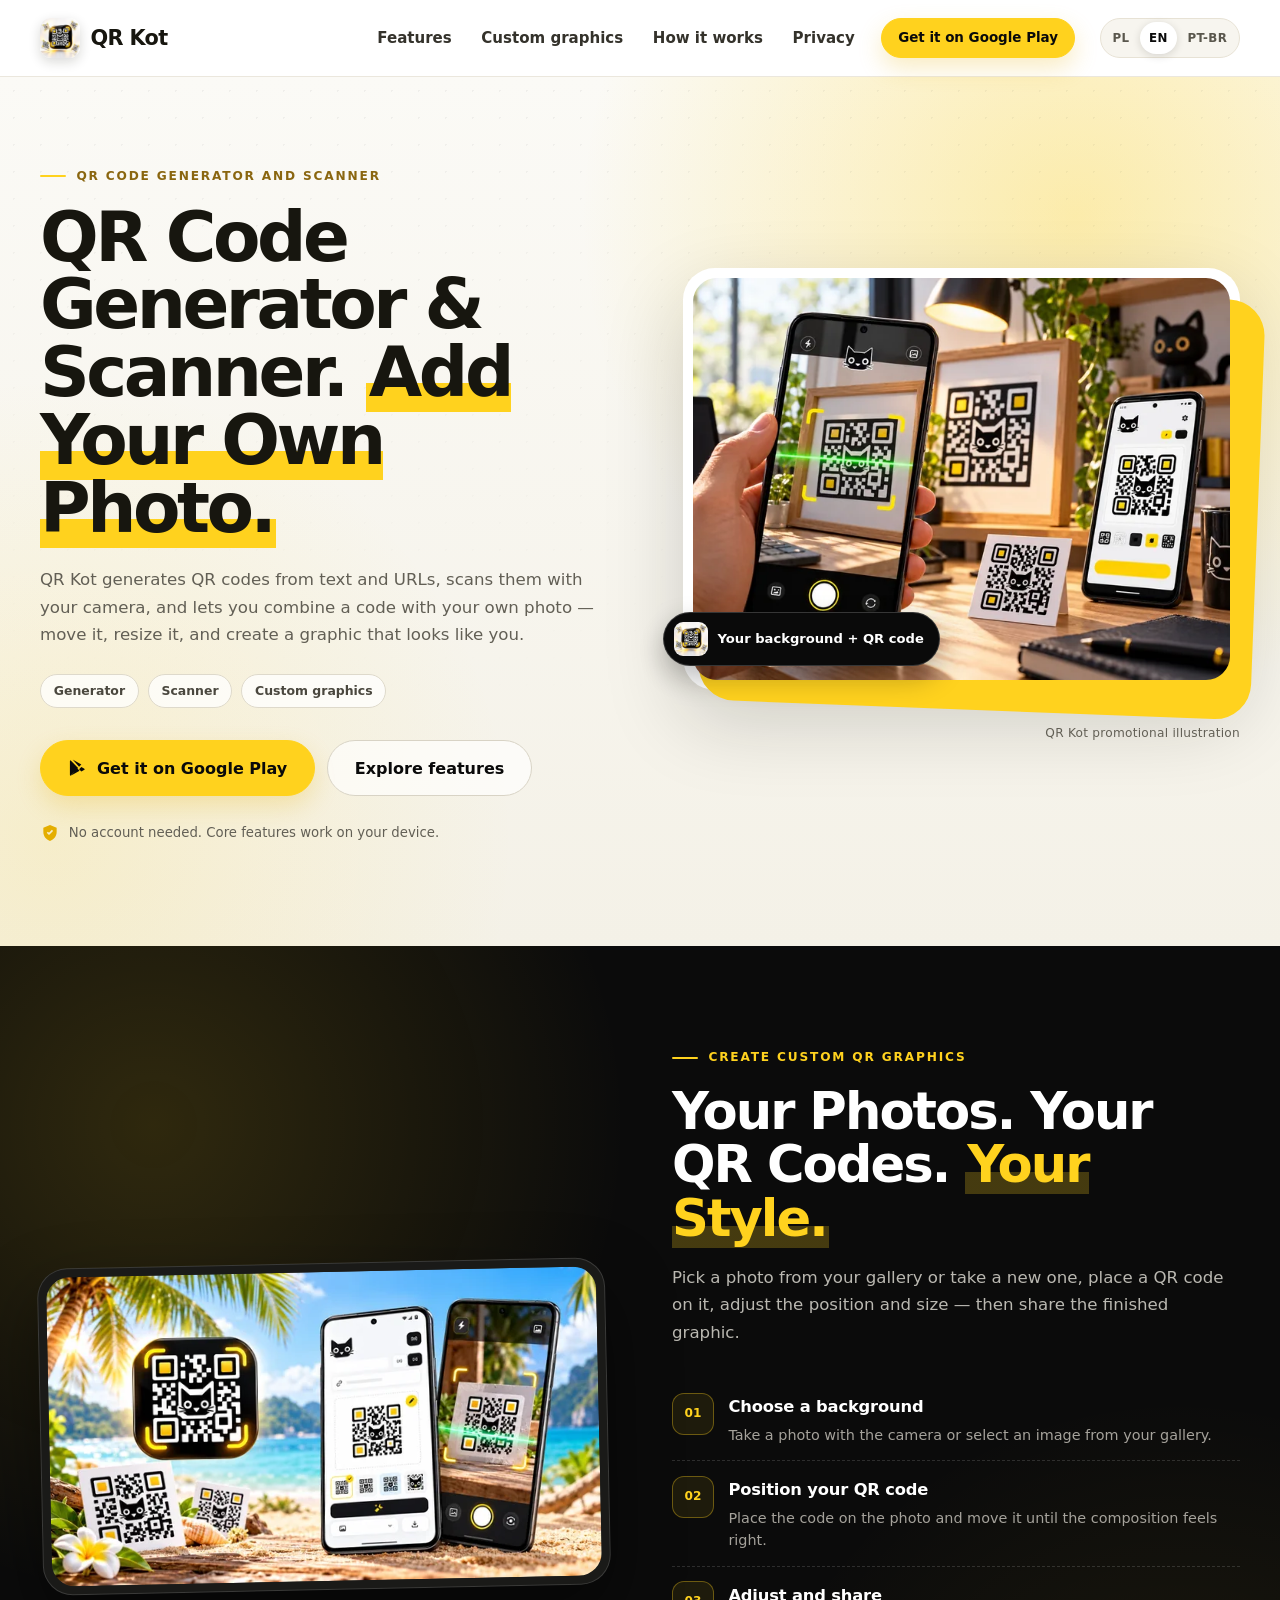
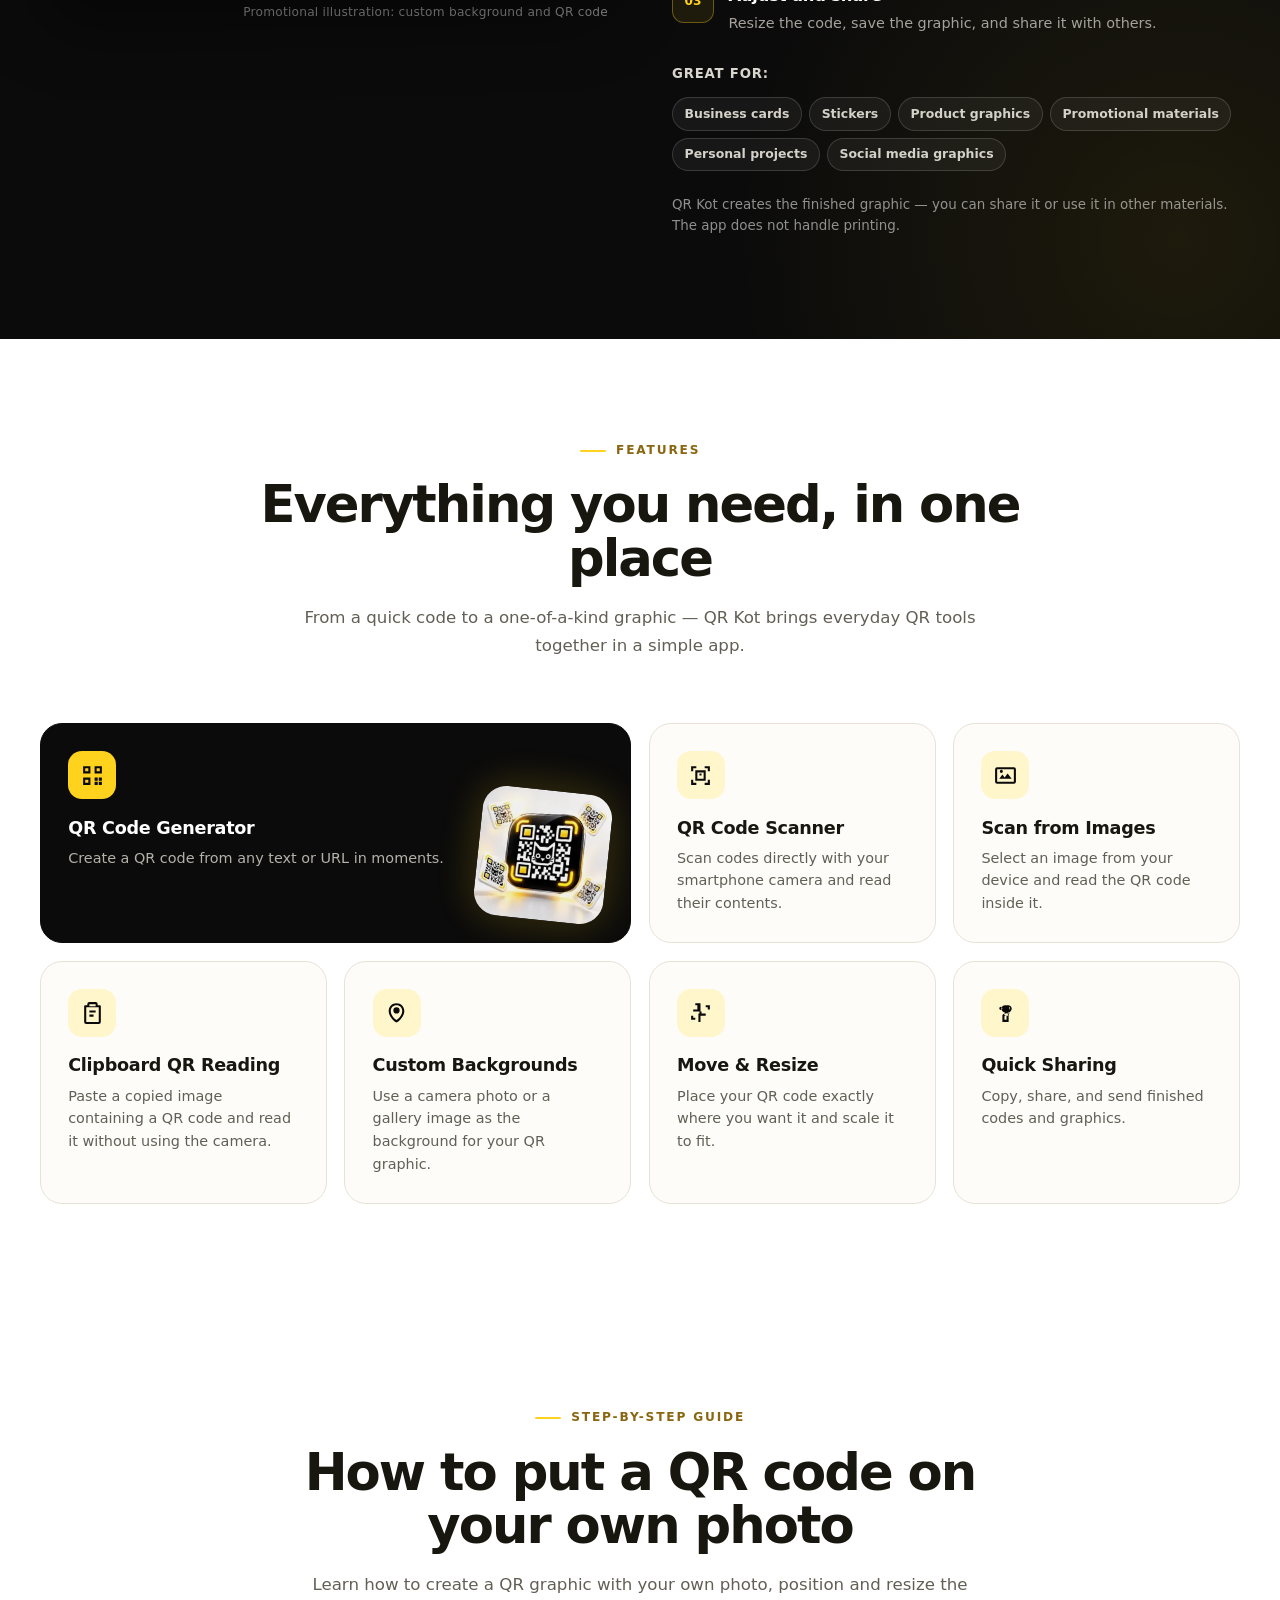
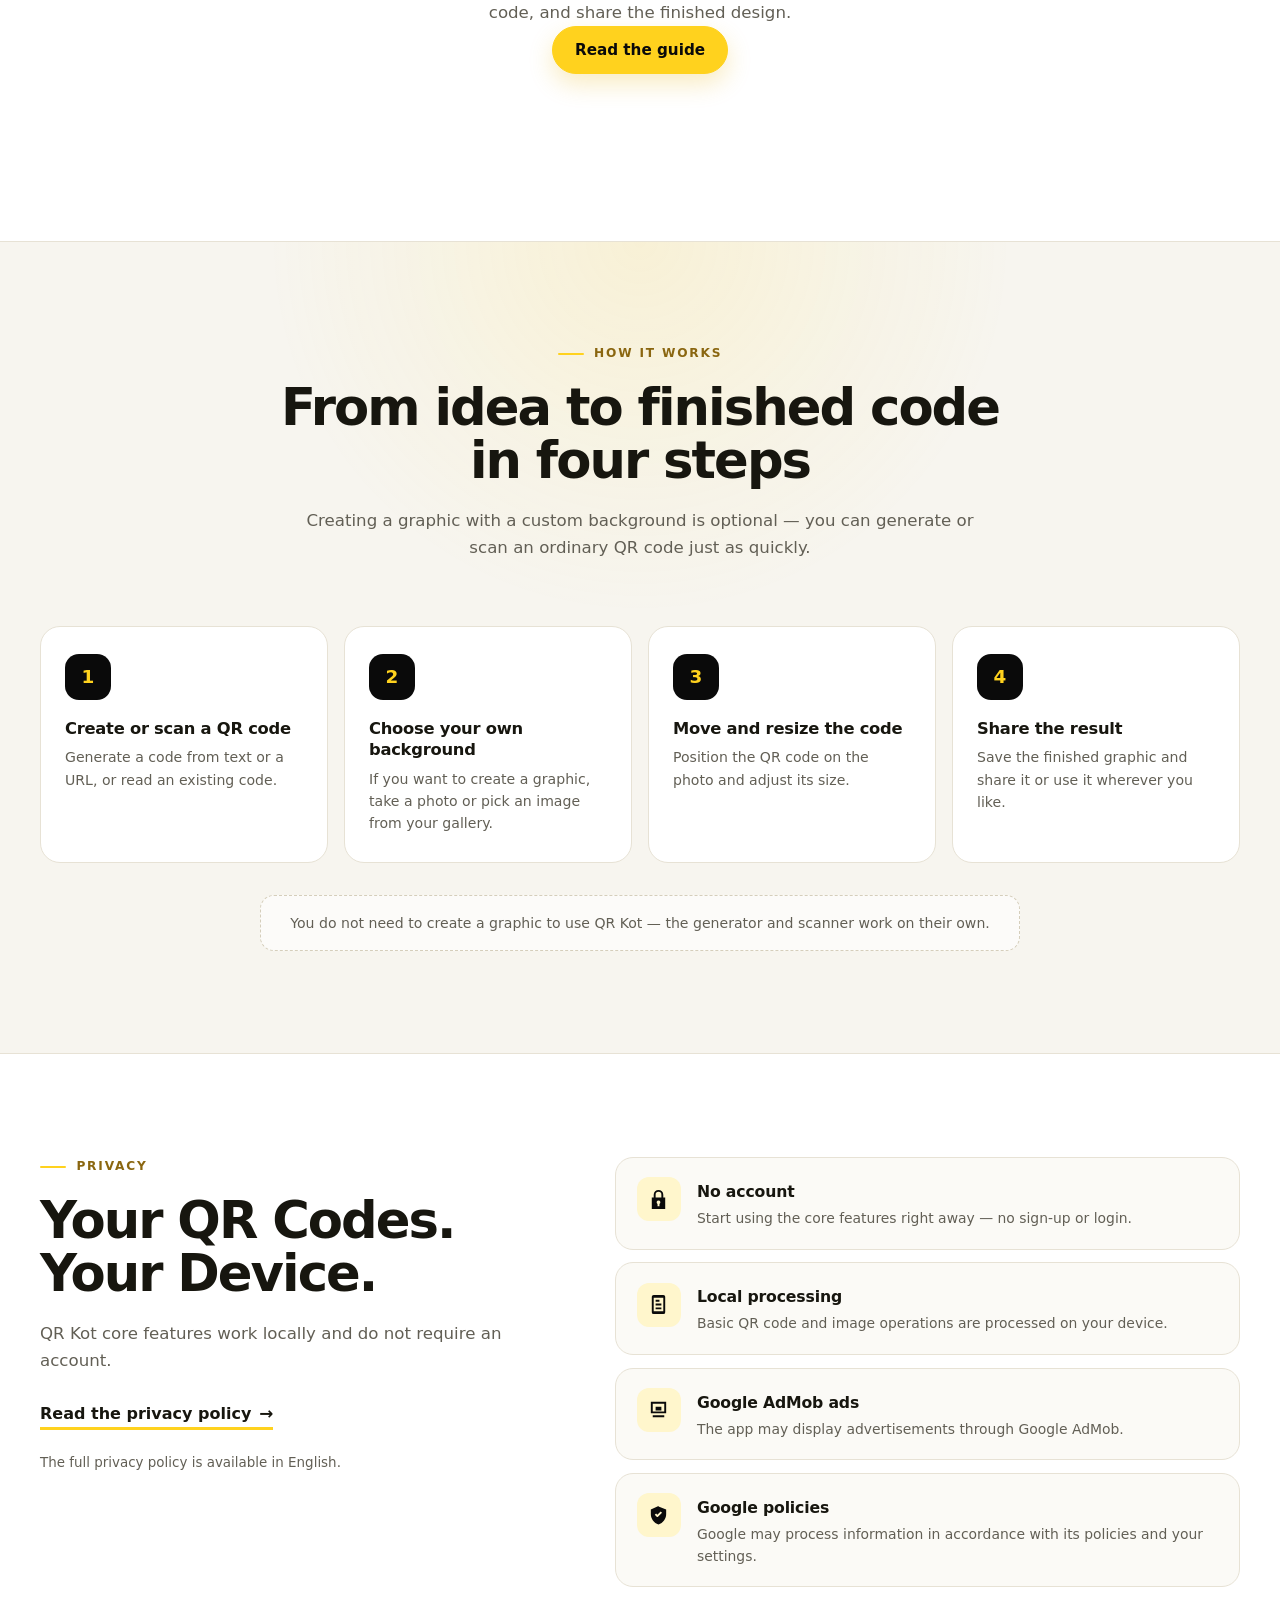
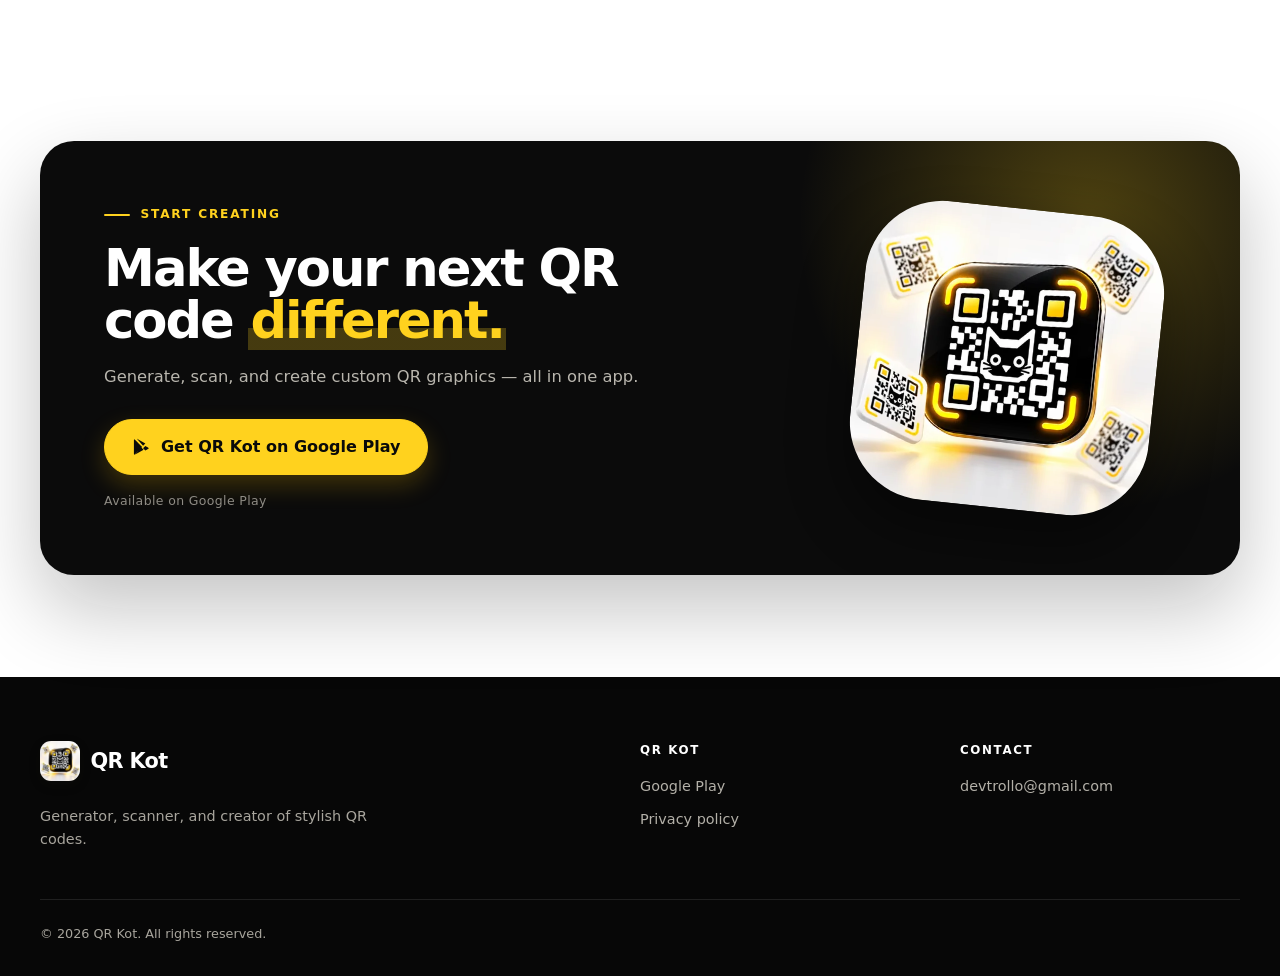
<file: qr-kot/index.html>
<!DOCTYPE html>

<html lang="en">

<head>
    <meta name="google-site-verification" content="5nHY2GydV22QM88xAlPY4tY-V7iEUyEN0Vgnsuwwhiw" />

       <meta charset="UTF-8">

       <meta name="viewport" content="width=device-width, initial-scale=1.0">

       <title>QR Kot – QR Code Generator & Scanner with Custom Backgrounds</title>

       <meta id="meta-description" name="description" content="QR Kot generates and scans QR codes, reads them from images or the clipboard, and lets you combine codes with your own photos to create custom QR graphics.">

       <meta name="theme-color" content="#0a0a0a">

       <link id="canonical-url" rel="canonical" href="https://piotrse.github.io/qr-kot/">
    <link rel="alternate" hreflang="en" href="https://piotrse.github.io/qr-kot/">
    <link rel="alternate" hreflang="pl" href="https://piotrse.github.io/qr-kot/?lang=pl">
    <link rel="alternate" hreflang="pt-BR" href="https://piotrse.github.io/qr-kot/?lang=pt-BR">
    <link rel="alternate" hreflang="x-default" href="https://piotrse.github.io/qr-kot/">

       <link rel="icon" href="assets/optimized/app-icon-32.png" type="image/png">

       <link rel="apple-touch-icon" href="assets/optimized/app-icon-180.png">



       <meta property="og:type" content="website">

       <meta property="og:site_name" content="QR Kot">

       <meta id="og-url" property="og:url" content="https://piotrse.github.io/qr-kot/">

       <meta id="og-title" property="og:title" content="QR Kot – Create. Customize. Scan. Share.">

       <meta id="og-description" property="og:description" content="Generate and scan QR codes, read them from images and the clipboard, and create custom graphics by combining codes with your own photos.">

       <meta id="og-locale" property="og:locale" content="en_US">

       <meta property="og:image" content="https://piotrse.github.io/qr-kot/assets/optimized/og-image.jpg">

       <meta property="og:image:width" content="1200">

       <meta property="og:image:height" content="900">

       <meta property="og:image:type" content="image/jpeg">

       <meta property="og:image:alt" content="QR Kot promotional illustration: a smartphone scanning a QR code in a modern office">

       <meta name="twitter:card" content="summary_large_image">

       <meta id="twitter-title" name="twitter:title" content="QR Kot – Create. Customize. Scan. Share.">

       <meta id="twitter-description" name="twitter:description" content="Generate and scan QR codes, read them from images and the clipboard, and create custom graphics by combining codes with your own photos.">

       <meta name="twitter:image" content="https://piotrse.github.io/qr-kot/assets/optimized/og-image.jpg">



       <link rel="preload" as="image" href="assets/optimized/hero-office-1200.webp" imagesrcset="assets/optimized/hero-office-700.webp 700w, assets/optimized/hero-office-1200.webp 1200w" imagesizes="(max-width: 920px) 92vw, 560px">

       <link rel="stylesheet" href="css/styles.css">

       <script>document.documentElement.classList.add('js');</script>

       <script src="js/translations.js" defer></script>

       <script src="js/main.js" defer></script>


<script type="application/ld+json">
{
  "@context": "https://schema.org",
  "@type": "MobileApplication",
  "name": "QR Kot",
  "alternateName": "QR Code Studio",
  "operatingSystem": "Android",
  "applicationCategory": "UtilitiesApplication",
  "description": "QR Kot is an Android app for scanning and creating QR codes. Customize QR code backgrounds, adjust size and position, create stickers and business cards, and share your codes. QR code processing takes place locally on your device.",
  "url": "https://piotrse.github.io/qr-kot/",
  "installUrl": "https://play.google.com/store/apps/details?id=com.devtrollo.qrmiauuu",
  "offers": {
    "@type": "Offer",
    "price": "0",
    "priceCurrency": "PLN"
  }
}
</script>

</head>

<body>

       <a class="skip-link" href="#main" data-i18n="a11y.skip">Skip to content</a>



       <header class="site-header">

           <div class="container header-inner">

               <a class="brand" href="#top" data-i18n-aria-label="brand.home" aria-label="QR Kot – back to top">

                   <img class="brand-icon" src="assets/optimized/app-icon-180.webp" width="40" height="40" alt="QR Kot app logo" data-i18n-alt="brand.logoAlt" decoding="async">

                   <span class="brand-name">QR Kot</span>

               </a>



               <nav class="nav" id="main-nav" data-i18n-aria-label="nav.aria" aria-label="Main navigation">

                   <a class="nav-link" href="#features" data-i18n="nav.features">Features</a>

                   <a class="nav-link" href="#custom" data-i18n="nav.custom">Custom graphics</a>

                   <a class="nav-link" href="#how" data-i18n="nav.how">How it works</a>

                   <a class="nav-link" href="#privacy" data-i18n="nav.privacy">Privacy</a>

                   <a class="btn btn-primary btn-sm nav-download" href="https://play.google.com/store/apps/details?id=com.devtrollo.qrmiauuu" target="_blank" rel="noopener noreferrer" data-i18n="nav.download">Get it on Google Play</a>

               </nav>



               <div class="header-actions">

                   <div class="lang-switch" role="group" data-i18n-aria-label="nav.langLabel" aria-label="Language selection">

                       <button type="button" class="lang-btn" data-set-lang="pl" aria-pressed="false" title="Polski" aria-label="Polski">PL</button>

                       <button type="button" class="lang-btn is-active" data-set-lang="en" aria-pressed="true" title="English" aria-label="English">EN</button>

                       <button type="button" class="lang-btn" data-set-lang="pt-BR" aria-pressed="false" title="Português (Brasil)" aria-label="Português (Brasil)">PT-BR</button>

                   </div>

                   <button type="button" class="menu-toggle" id="menu-toggle" aria-controls="main-nav" aria-expanded="false" data-i18n-aria-label="nav.menu" aria-label="Open menu">

                       <span class="sr-only" id="menu-toggle-label" data-i18n="nav.menu">Open menu</span>

                       <span class="menu-bars" aria-hidden="true"><span></span><span></span><span></span></span>

                   </button>

               </div>

           </div>

       </header>



       <main id="main">

           <section class="hero" id="top">

               <div class="container hero-grid">

                   <div class="hero-copy">

                       <p class="eyebrow" data-i18n="hero.eyebrow">QR code generator and scanner</p>

                       

                        <h1 class="hero-title" data-i18n-html="hero.title">
                            Create and Customize QR Codes. 
                            <span class="accent">Scan and Share.</span>
                        </h1>






                       <p class="lead" data-i18n="hero.lead">QR Kot generates QR codes from text and URLs, scans them with your camera, and lets you combine a code with your own photo — move it, resize it, and create a graphic that looks like you.</p>



                       <ul class="pill-list" aria-label="QR Kot">

                           <li data-i18n="hero.pill1">Generator</li>

                           <li data-i18n="hero.pill2">Scanner</li>

                           <li data-i18n="hero.pill3">Custom graphics</li>

                       </ul>



                       <div class="hero-actions">

                           <a class="btn btn-primary btn-lg" href="https://play.google.com/store/apps/details?id=com.devtrollo.qrmiauuu" target="_blank" rel="noopener noreferrer">

                               <svg class="icon-play" viewBox="0 0 24 24" aria-hidden="true" focusable="false"><path d="M4.2 2.6a1.4 1.4 0 0 0-.7 1.3v16.2a1.4 1.4 0 0 0 .7 1.3l9.1-9.4-9.1-9.4Zm10.3 7.9 2.7-2.8-10-5.6a1.3 1.3 0 0 0-.4-.2l7.7 8.6Zm0 3 2.7 2.8 3.2-1.8c1.1-.6 1.1-1.4 0-2l-3.2-1.8-2.7 2.8Zm-2.1-.9-7.7 8.6c.2 0 .3-.1.4-.2l10-5.6-2.7-2.8Z"/></svg>

                               <span data-i18n="hero.cta">Get it on Google Play</span>

                           </a>

                           <a class="btn btn-ghost btn-lg" href="#features" data-i18n="hero.secondary">Explore features</a>

                       </div>



                       <p class="hero-trust">

                           <svg viewBox="0 0 24 24" aria-hidden="true" focusable="false"><path d="M12 2.5 4 5.7v5.1c0 4.7 3.2 9.1 8 10.7 4.8-1.6 8-6 8-10.7V5.7L12 2.5Zm3.7 7.1-4.2 4.2a1 1 0 0 1-1.4 0l-2-2 1.4-1.4 1.3 1.3 3.5-3.5 1.4 1.4Z"/></svg>

                           <span data-i18n="hero.trust">No account needed. Core features work on your device.</span>

                       </p>

                   </div>



                   <div class="hero-visual">

                       <div class="hero-card">

                           <img class="hero-img" src="assets/optimized/hero-office-1200.webp"

                                srcset="assets/optimized/hero-office-700.webp 700w, assets/optimized/hero-office-1200.webp 1200w"

                                sizes="(max-width: 920px) 92vw, 560px"

                                width="1200" height="900"

                                alt="QR Kot promotional illustration: a smartphone scanning a QR code in a modern office"

                                data-i18n-alt="hero.imageAlt"

                                fetchpriority="high" decoding="async">

                           <div class="hero-badge">

                               <img src="assets/optimized/app-icon-180.webp" width="40" height="40" alt="" aria-hidden="true" loading="lazy" decoding="async">

                               <span data-i18n="hero.badge">Your background + QR code</span>

                           </div>

                       </div>

                       <p class="img-caption" data-i18n="hero.imageCaption">QR Kot promotional illustration</p>

                   </div>

               </div>

           </section>



           <section class="section custom-section" id="custom">

               <div class="container custom-grid">

                   <div class="custom-visual reveal">

                       <div class="custom-card">

                           <img class="custom-img" src="assets/optimized/beach-custom-1400.webp"

                                srcset="assets/optimized/beach-custom-640.webp 640w, assets/optimized/beach-custom-1400.webp 1400w"

                                sizes="(max-width: 920px) 92vw, 560px"

                                width="1400" height="788"

                                alt="QR Kot promotional illustration: a QR code over a tropical beach photo"

                                data-i18n-alt="custom.imageAlt"

                                loading="lazy" decoding="async">

                       </div>

                       <p class="img-caption" data-i18n="custom.imageCaption">Promotional illustration: custom background and QR code</p>

                   </div>



                   <div class="custom-copy reveal">

                       <p class="eyebrow eyebrow-light" data-i18n="custom.eyebrow">Create custom QR graphics</p>

                       <h2 class="section-title" data-i18n-html="custom.title">Your Photos. Your QR Codes. <span class="accent">Your Style.</span></h2>

                       <p class="lead" data-i18n="custom.lead">Pick a photo from your gallery or take a new one, place a QR code on it, adjust the position and size — then share the finished graphic.</p>



                       <ol class="process-list">

                           <li>

                               <span class="process-num" aria-hidden="true">01</span>

                               <div>

                                   <h3 data-i18n="custom.step1Title">Choose a background</h3>

                                   <p data-i18n="custom.step1Desc">Take a photo with the camera or select an image from your gallery.</p>

                               </div>

                           </li>

                           <li>

                               <span class="process-num" aria-hidden="true">02</span>

                               <div>

                                   <h3 data-i18n="custom.step2Title">Position your QR code</h3>

                                   <p data-i18n="custom.step2Desc">Place the code on the photo and move it until the composition feels right.</p>

                               </div>

                           </li>

                           <li>

                               <span class="process-num" aria-hidden="true">03</span>

                               <div>

                                   <h3 data-i18n="custom.step3Title">Adjust and share</h3>

                                   <p data-i18n="custom.step3Desc">Resize the code, save the graphic, and share it with others.</p>

                               </div>

                           </li>

                       </ol>



                       <p class="case-title" data-i18n="custom.caseTitle">Great for:</p>

                       <ul class="chip-list">

                           <li data-i18n="custom.case1">Business cards</li>

                           <li data-i18n="custom.case2">Stickers</li>

                           <li data-i18n="custom.case3">Product graphics</li>

                           <li data-i18n="custom.case4">Promotional materials</li>

                           <li data-i18n="custom.case5">Personal projects</li>

                           <li data-i18n="custom.case6">Social media graphics</li>

                       </ul>



                       <p class="small-note" data-i18n="custom.note">QR Kot creates the finished graphic — you can share it or use it in other materials. The app does not handle printing.</p>

                   </div>

               </div>

           </section>



           <section class="section features-section" id="features">

               <div class="container">

                   <header class="section-head reveal">

                       <p class="eyebrow" data-i18n="features.eyebrow">Features</p>

                       <h2 class="section-title" data-i18n="features.title">Everything you need, in one place</h2>

                       <p class="lead" data-i18n="features.lead">From a quick code to a one-of-a-kind graphic — QR Kot brings everyday QR tools together in a simple app.</p>

                   </header>



                   <div class="features-grid">

                       <article class="feature-card reveal">

                           <img class="feature-art" src="assets/optimized/app-icon-180.webp" width="180" height="180" alt="" aria-hidden="true" loading="lazy" decoding="async">

                           <span class="feature-icon" aria-hidden="true">

                               <svg viewBox="0 0 24 24" focusable="false"><path d="M3 3h7v7H3V3Zm2 2v3h3V5H5Zm9-2h7v7h-7V3Zm2 2v3h3V5h-3ZM3 14h7v7H3v-7Zm2 2v3h3v-3H5Zm9-2h3v3h-3v-3Zm4 0h3v3h-3v-3Zm-4 4h3v3h-3v-3Zm4 0h3v3h-3v-3Z"/></svg>

                           </span>

                           <h3 data-i18n="features.generator.title">QR Code Generator</h3>

                           <p data-i18n="features.generator.desc">Create a QR code from any text or URL in moments.</p>

                       </article>



                       <article class="feature-card reveal">

                           <span class="feature-icon" aria-hidden="true">

                               <svg viewBox="0 0 24 24" focusable="false"><path d="M3 3h5v2H5v3H3V3Zm13 0h5v5h-2V5h-3V3ZM3 16h2v3h3v2H3v-5Zm16 0h2v5h-5v-2h3v-3ZM7 7h10v10H7V7Zm2 2v6h6V9H9Zm2 1h2v2h-2v-2Z"/></svg>

                           </span>

                           <h3 data-i18n="features.scanner.title">QR Code Scanner</h3>

                           <p data-i18n="features.scanner.desc">Scan codes directly with your smartphone camera and read their contents.</p>

                       </article>



                       <article class="feature-card reveal">

                           <span class="feature-icon" aria-hidden="true">

                               <svg viewBox="0 0 24 24" focusable="false"><path d="M4 4h16a2 2 0 0 1 2 2v12a2 2 0 0 1-2 2H4a2 2 0 0 1-2-2V6a2 2 0 0 1 2-2Zm0 2v12h16V6H4Zm2 9 3-4 2.2 2.9L14 10l4 5H6Zm2-5.5a1.5 1.5 0 1 1 0-3 1.5 1.5 0 0 1 0 3Z"/></svg>

                           </span>

                           <h3 data-i18n="features.images.title">Scan from Images</h3>

                           <p data-i18n="features.images.desc">Select an image from your device and read the QR code inside it.</p>

                       </article>



                       <article class="feature-card reveal">

                           <span class="feature-icon" aria-hidden="true">

                               <svg viewBox="0 0 24 24" focusable="false"><path d="M9 2h6a2 2 0 0 1 2 2v1h2a1 1 0 0 1 1 1v15a2 2 0 0 1-2 2H6a2 2 0 0 1-2-2V6a1 1 0 0 1 1-1h2V4a2 2 0 0 1 2-2Zm0 2v2h6V4H9ZM6 7v14h12V7H6Zm3 3h6v2H9v-2Zm0 4h4v2H9v-2Z"/></svg>

                           </span>

                           <h3 data-i18n="features.clipboard.title">Clipboard QR Reading</h3>

                           <p data-i18n="features.clipboard.desc">Paste a copied image containing a QR code and read it without using the camera.</p>

                       </article>



                       <article class="feature-card reveal">

                           <span class="feature-icon" aria-hidden="true">

                               <svg viewBox="0 0 24 24" focusable="false"><path d="M12 3c4.4 0 7.5 3.3 7.5 7.5 0 5-4.6 9.4-7 10.9a1 1 0 0 1-1 0c-2.4-1.5-7-5.9-7-10.9C4.5 6.3 7.6 3 12 3Zm0 2c-3.2 0-5.5 2.3-5.5 5.5 0 3.5 2.9 7 5.5 8.7 2.6-1.7 5.5-5.2 5.5-8.7C17.5 7.3 15.2 5 12 5Zm0 2a3 3 0 1 1 0 6 3 3 0 0 1 0-6Z"/></svg>

                           </span>

                           <h3 data-i18n="features.backgrounds.title">Custom Backgrounds</h3>

                           <p data-i18n="features.backgrounds.desc">Use a camera photo or a gallery image as the background for your QR graphic.</p>

                       </article>



                       <article class="feature-card reveal">

                           <span class="feature-icon" aria-hidden="true">

                               <svg viewBox="0 0 24 24" focusable="false"><path d="M5 9h4V5H7V3h5v8H5V9Zm10 12h-5v-8h7v2h-5v6Zm6-12h-2V7h-2V5h4v4ZM3 15h2v2h2v2H3v-4Zm8-4h2v2h-2v-2Z"/></svg>

                           </span>

                           <h3 data-i18n="features.move.title">Move & Resize</h3>

                           <p data-i18n="features.move.desc">Place your QR code exactly where you want it and scale it to fit.</p>

                       </article>



                       <article class="feature-card reveal">

                           <span class="feature-icon" aria-hidden="true">

                               <svg viewBox="0 0 24 24" focusable="false"><path d="M18 8a4 4 0 1 0-3.9 5H16l-3 3-3-3h1.9A4 4 0 1 0 8 8a4 4 0 0 0 3.5 3.9L9 14.4V21h6v-6.6l-2.5-2.5A4 4 0 0 0 18 8Zm-1.5 0a1.5 1.5 0 1 1-3 0 1.5 1.5 0 0 1 3 0ZM9 8a1.5 1.5 0 1 1-3 0 1.5 1.5 0 0 1 3 0Zm2 11v-4h2v4h-2Z"/></svg>

                           </span>

                           <h3 data-i18n="features.share.title">Quick Sharing</h3>

                           <p data-i18n="features.share.desc">Copy, share, and send finished codes and graphics.</p>

                       </article>

                   </div>

               </div>

           </section>



           <section class="section guide-section" id="guide">
               <div class="container">
                   <header class="section-head reveal">
                       <p class="eyebrow" data-i18n="guide.eyebrow">Step-by-step guide</p>
                       <h2 class="section-title" data-i18n="guide.title">How to put a QR code on your own photo</h2>
                       <p class="lead" data-i18n="guide.lead">Learn how to create a QR graphic with your own photo, position and resize the code, and share the finished design.</p>
                       <p class="guide-action">
                           <a class="btn btn-primary" data-i18n="guide.link" data-guide-link href="qr-code-with-photo-background/">Read the guide</a>
                       </p>
                   </header>
               </div>
           </section>

           <section class="section how-section" id="how">

               <div class="container">

                   <header class="section-head reveal">

                       <p class="eyebrow" data-i18n="how.eyebrow">How it works</p>

                       <h2 class="section-title" data-i18n="how.title">From idea to finished code in four steps</h2>

                       <p class="lead" data-i18n="how.lead">Creating a graphic with a custom background is optional — you can generate or scan an ordinary QR code just as quickly.</p>

                   </header>



                   <ol class="steps-grid">

                       <li class="step-card reveal">

                           <span class="step-num" aria-hidden="true">1</span>

                           <h3 data-i18n="how.step1Title">Create or scan a QR code</h3>

                           <p data-i18n="how.step1Desc">Generate a code from text or a URL, or read an existing code.</p>

                       </li>

                       <li class="step-card reveal">

                           <span class="step-num" aria-hidden="true">2</span>

                           <h3 data-i18n="how.step2Title">Choose your own background</h3>

                           <p data-i18n="how.step2Desc">If you want to create a graphic, take a photo or pick an image from your gallery.</p>

                       </li>

                       <li class="step-card reveal">

                           <span class="step-num" aria-hidden="true">3</span>

                           <h3 data-i18n="how.step3Title">Move and resize the code</h3>

                           <p data-i18n="how.step3Desc">Position the QR code on the photo and adjust its size.</p>

                       </li>

                       <li class="step-card reveal">

                           <span class="step-num" aria-hidden="true">4</span>

                           <h3 data-i18n="how.step4Title">Share the result</h3>

                           <p data-i18n="how.step4Desc">Save the finished graphic and share it or use it wherever you like.</p>

                       </li>

                   </ol>



                   <p class="how-note reveal" data-i18n="how.note">You do not need to create a graphic to use QR Kot — the generator and scanner work on their own.</p>

               </div>

           </section>



           <section class="section privacy-section" id="privacy">

               <div class="container privacy-grid">

                   <div class="privacy-intro reveal">

                       <p class="eyebrow" data-i18n="privacy.eyebrow">Privacy</p>

                       <h2 class="section-title" data-i18n="privacy.title">Your QR Codes. Your Device.</h2>

                       <p class="lead" data-i18n="privacy.lead">QR Kot core features work locally and do not require an account.</p>

                       <a class="text-link" href="privacy.html" data-i18n="privacy.link">Read the privacy policy</a>

                       <p class="small-note" data-i18n="privacy.note">The full privacy policy is available in English.</p>

                   </div>



                   <ul class="privacy-list">

                       <li class="privacy-card reveal">

                           <span class="privacy-icon" aria-hidden="true">

                               <svg viewBox="0 0 24 24" focusable="false"><path d="M12 2a5 5 0 0 0-5 5v3H5v12h14V10h-2V7a5 5 0 0 0-5-5Zm-3 8V7a3 3 0 0 1 6 0v3H9Zm3 3a2 2 0 0 1 1 3.7V19h-2v-2.3A2 2 0 0 1 12 13Z"/></svg>

                           </span>

                           <div>

                               <h3 data-i18n="privacy.point1Title">No account</h3>

                               <p data-i18n="privacy.point1Desc">Start using the core features right away — no sign-up or login.</p>

                           </div>

                       </li>

                       <li class="privacy-card reveal">

                           <span class="privacy-icon" aria-hidden="true">

                               <svg viewBox="0 0 24 24" focusable="false"><path d="M7 2h10a2 2 0 0 1 2 2v16a2 2 0 0 1-2 2H7a2 2 0 0 1-2-2V4a2 2 0 0 1 2-2Zm0 3v14h10V5H7Zm2 10h6v2H9v-2Zm0-4h6v2H9v-2Zm0-4h4v2H9V7Z"/></svg>

                           </span>

                           <div>

                               <h3 data-i18n="privacy.point2Title">Local processing</h3>

                               <p data-i18n="privacy.point2Desc">Basic QR code and image operations are processed on your device.</p>

                           </div>

                       </li>

                       <li class="privacy-card reveal">

                           <span class="privacy-icon" aria-hidden="true">

                               <svg viewBox="0 0 24 24" focusable="false"><path d="M4 4h16v12H4V4Zm2 2v8h12V6H6Zm0 12h12v2H6v-2Zm3-9h6v4H9V9Z"/></svg>

                           </span>

                           <div>

                               <h3 data-i18n="privacy.point3Title">Google AdMob ads</h3>

                               <p data-i18n="privacy.point3Desc">The app may display advertisements through Google AdMob.</p>

                           </div>

                       </li>

                       <li class="privacy-card reveal">

                           <span class="privacy-icon" aria-hidden="true">

                               <svg viewBox="0 0 24 24" focusable="false"><path d="M12 2 4 5.7v5.1c0 4.7 3.2 9.1 8 10.7 4.8-1.6 8-6 8-10.7V5.7L12 2.5Zm3.7 7.1-4.2 4.2a1 1 0 0 1-1.4 0l-2-2 1.4-1.4 1.3 1.3 3.5-3.5 1.4 1.4Z"/></svg>

                           </span>

                           <div>

                               <h3 data-i18n="privacy.point4Title">Google policies</h3>

                               <p data-i18n="privacy.point4Desc">Google may process information in accordance with its policies and your settings.</p>

                           </div>

                       </li>

                   </ul>

               </div>

           </section>



           <section class="section cta-section" id="download">

               <div class="container">

                   <div class="cta-card reveal">

                       <div class="cta-glow" aria-hidden="true"></div>

                       <div class="cta-content">

                           <p class="eyebrow eyebrow-light" data-i18n="cta.eyebrow">Start creating</p>

                           <h2 class="cta-title" data-i18n-html="cta.title">Make your next QR code <span class="accent">different.</span></h2>

                           <p class="cta-lead" data-i18n="cta.lead">Generate, scan, and create custom QR graphics — all in one app.</p>

                           <a class="btn btn-primary btn-lg" href="https://play.google.com/store/apps/details?id=com.devtrollo.qrmiauuu" target="_blank" rel="noopener noreferrer">

                               <svg class="icon-play" viewBox="0 0 24 24" aria-hidden="true" focusable="false"><path d="M4.2 2.6a1.4 1.4 0 0 0-.7 1.3v16.2a1.4 1.4 0 0 0 .7 1.3l9.1-9.4-9.1-9.4Zm10.3 7.9 2.7-2.8-10-5.6a1.3 1.3 0 0 0-.4-.2l7.7 8.6Zm0 3 2.7 2.8 3.2-1.8c1.1-.6 1.1-1.4 0-2l-3.2-1.8-2.7 2.8Zm-2.1-.9-7.7 8.6c.2 0 .3-.1.4-.2l10-5.6-2.7-2.8Z"/></svg>

                               <span data-i18n="cta.button">Get QR Kot on Google Play</span>

                           </a>

                           <p class="cta-note" data-i18n="cta.note">Available on Google Play</p>

                       </div>

                       <div class="cta-art" aria-hidden="true">

                           <img src="assets/optimized/app-icon-480.webp" width="480" height="480" alt="" loading="lazy" decoding="async">

                       </div>

                   </div>

               </div>

           </section>

       </main>



       <footer class="site-footer">

           <div class="container footer-grid">

               <div class="footer-brand">

                   <a class="brand brand-footer" href="#top" data-i18n-aria-label="brand.home" aria-label="QR Kot – back to top">

                       <img class="brand-icon" src="assets/optimized/app-icon-180.webp" width="40" height="40" alt="QR Kot logo" data-i18n-alt="footer.logoAlt" loading="lazy" decoding="async">

                       <span class="brand-name">QR Kot</span>

                   </a>

                   <p data-i18n="footer.tagline">Generator, scanner, and creator of stylish QR codes.</p>

               </div>



               <div class="footer-col">

                   <h2 class="footer-heading">QR Kot</h2>

                   <a href="https://play.google.com/store/apps/details?id=com.devtrollo.qrmiauuu" target="_blank" rel="noopener noreferrer" data-i18n="footer.download">Google Play</a>

                   <a href="privacy.html" data-i18n="footer.privacy">Privacy policy</a>

               </div>



               <div class="footer-col">

                   <h2 class="footer-heading" data-i18n="footer.contact">Contact</h2>

                   <a href="mailto:devtrollo@gmail.com">devtrollo@gmail.com</a>

               </div>

           </div>

           <div class="container footer-bottom">

               <p>&copy; <span data-year>2026</span> QR Kot. <span data-i18n="footer.rights">All rights reserved.</span></p>

           </div>

       </footer>

</body>

</html>
</file>
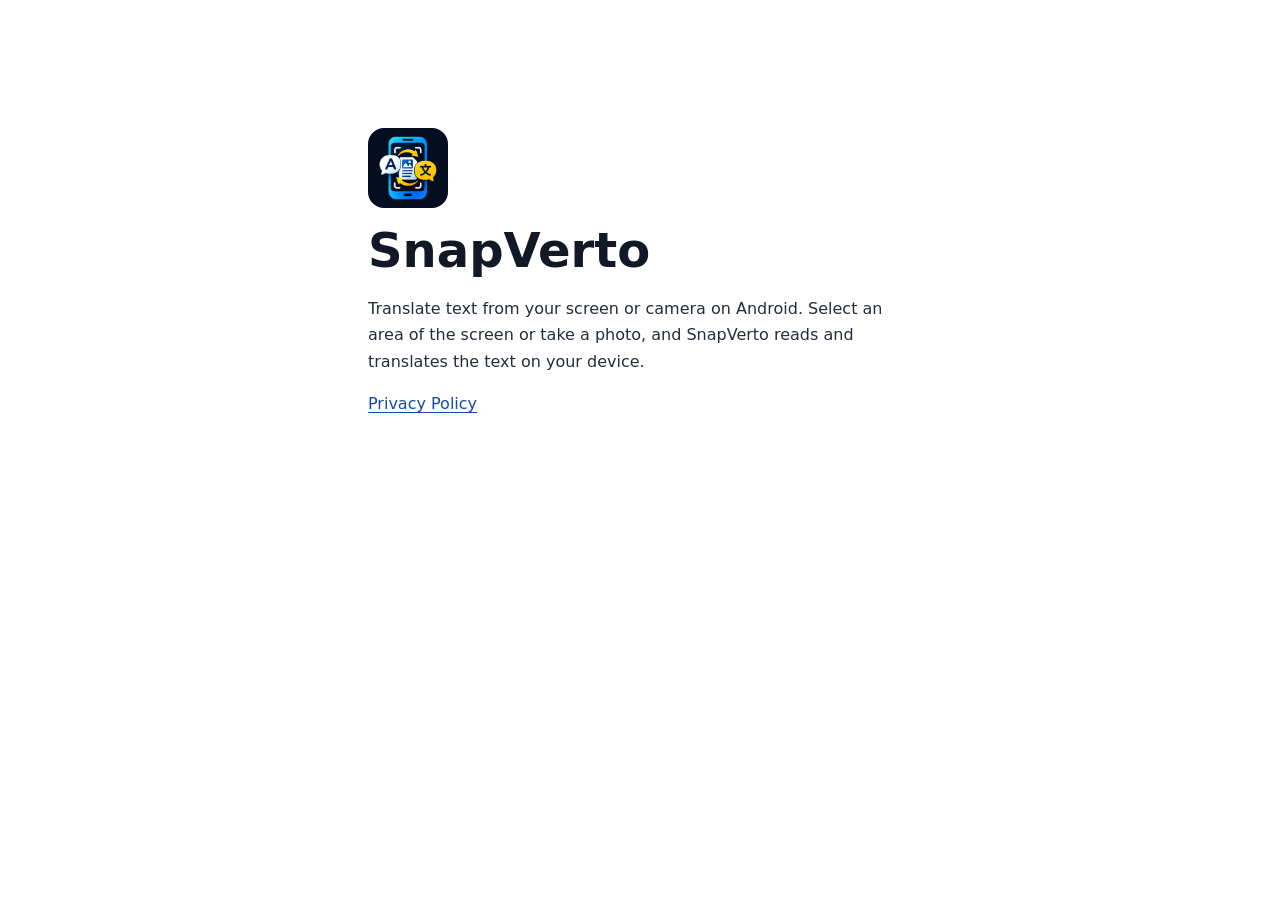
<file: snapverto/index.html>
<!doctype html>
<html lang="en">
<head>
    <meta charset="utf-8">
    <meta name="viewport" content="width=device-width, initial-scale=1">
    <meta name="description" content="SnapVerto translates text from your screen or camera on Android.">
    <title>SnapVerto – Screen and Camera Translator</title>
    <link rel="icon" href="icon.png" type="image/png">
    <link rel="stylesheet" href="style.css">
</head>
<body class="home">
    <main>
        <img class="app-icon" src="icon.png" width="80" height="80" alt="">
        <h1>SnapVerto</h1>
        <p>Translate text from your screen or camera on Android. Select an area of the screen or take a photo, and SnapVerto reads and translates the text on your device.</p>
        <p><a href="privacy.html">Privacy Policy</a></p>
    </main>
</body>
</html>
</file>
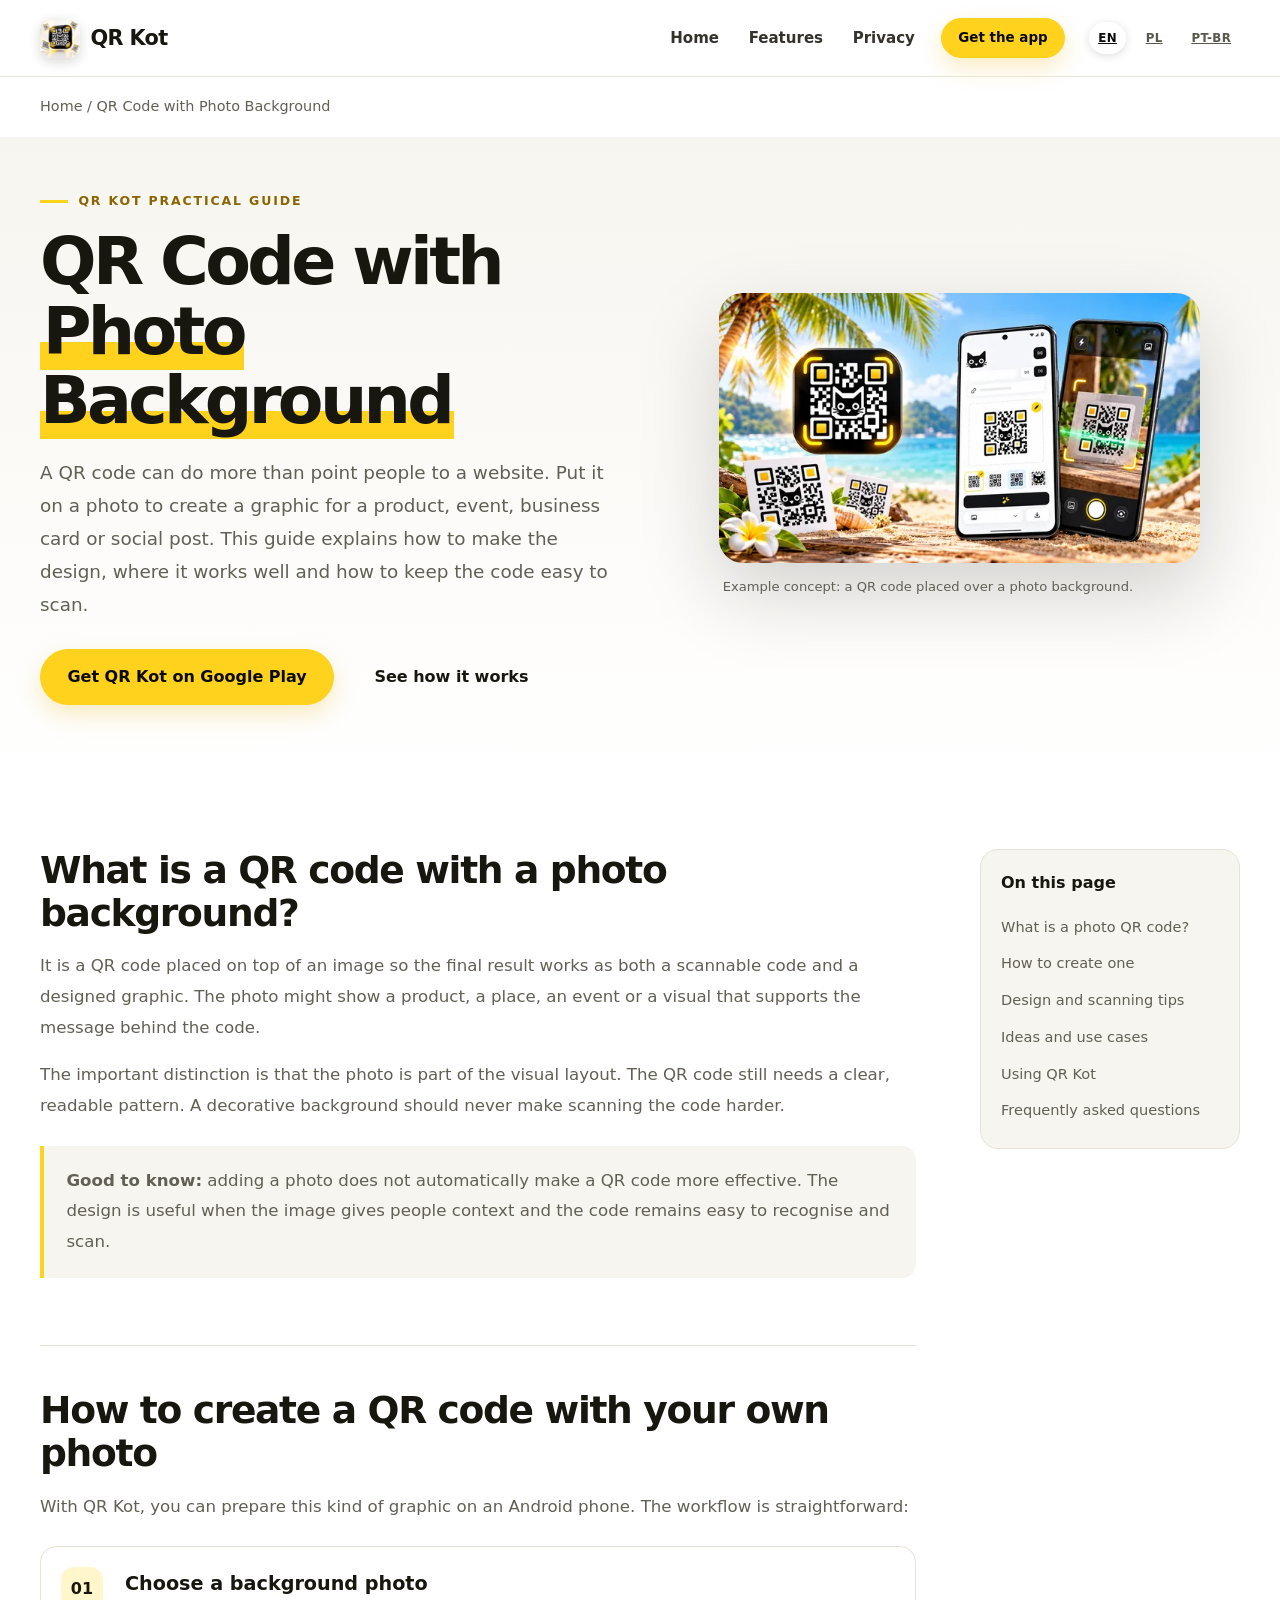
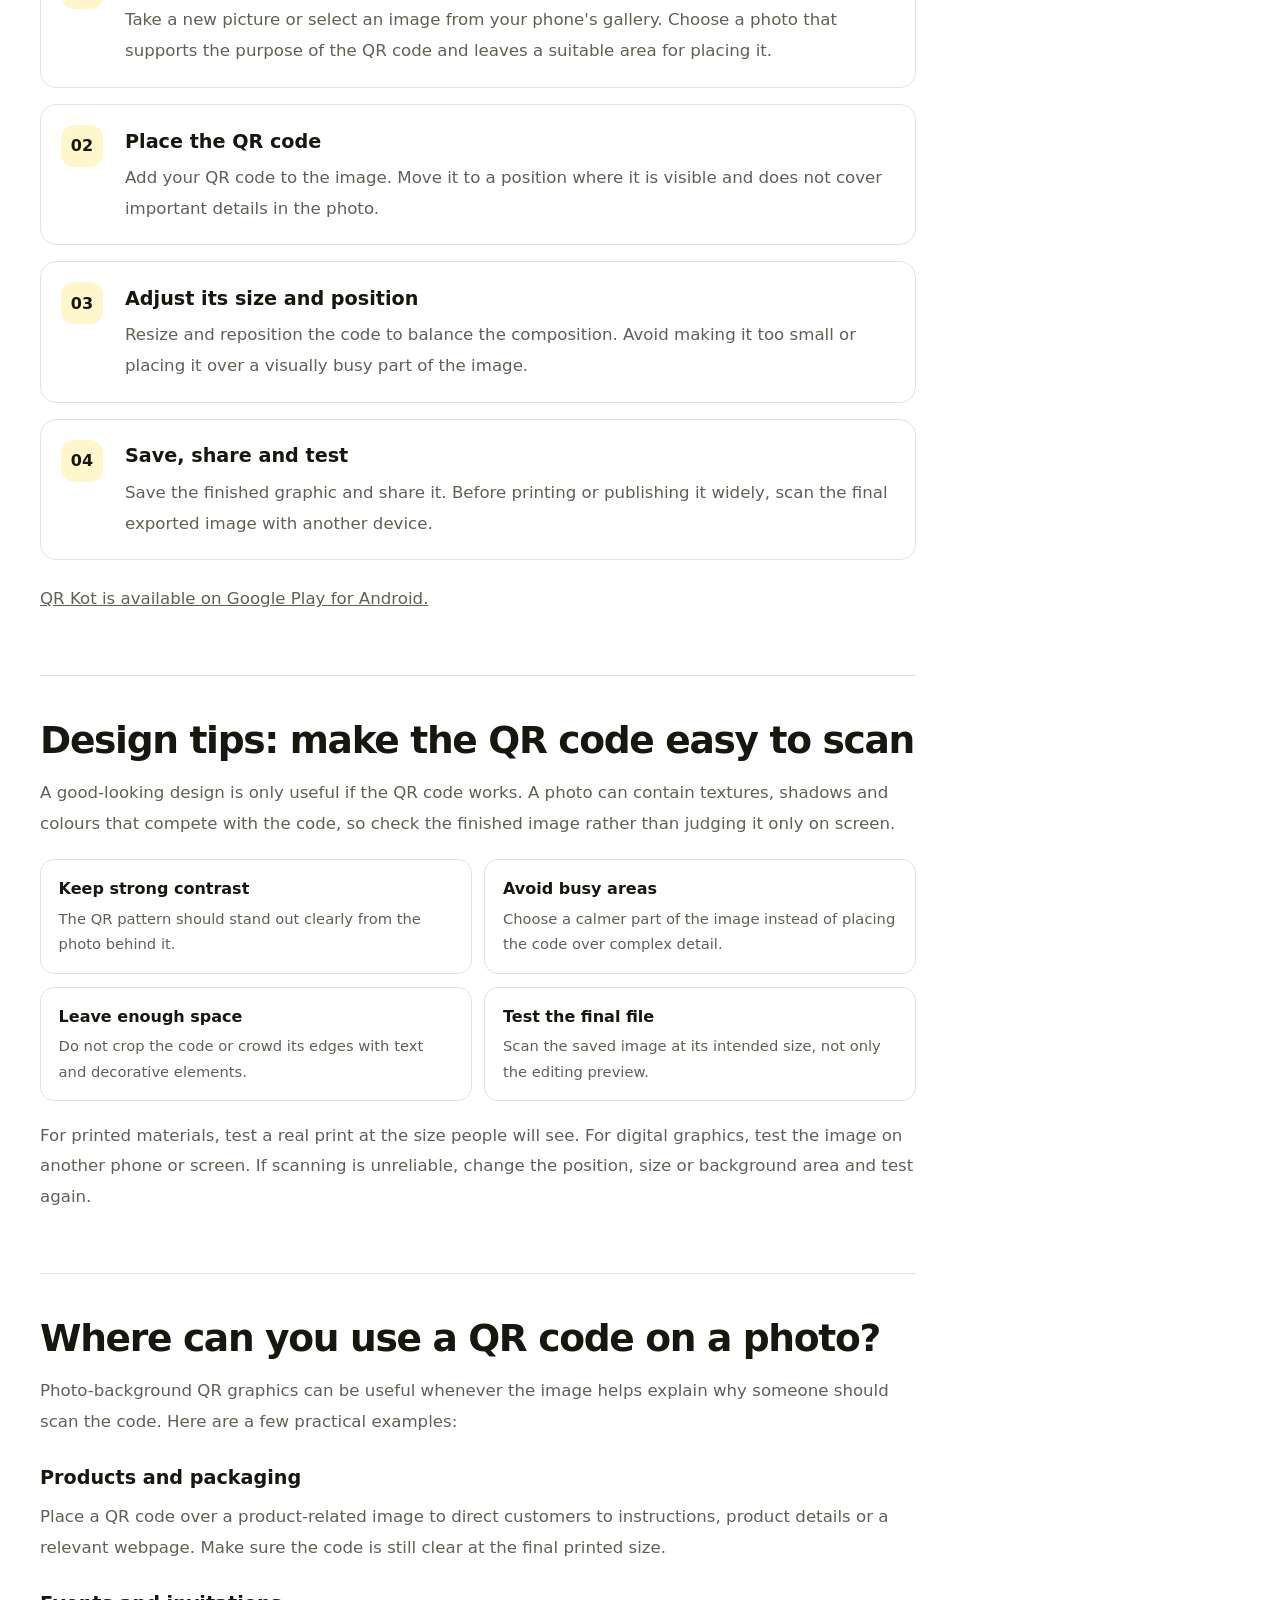
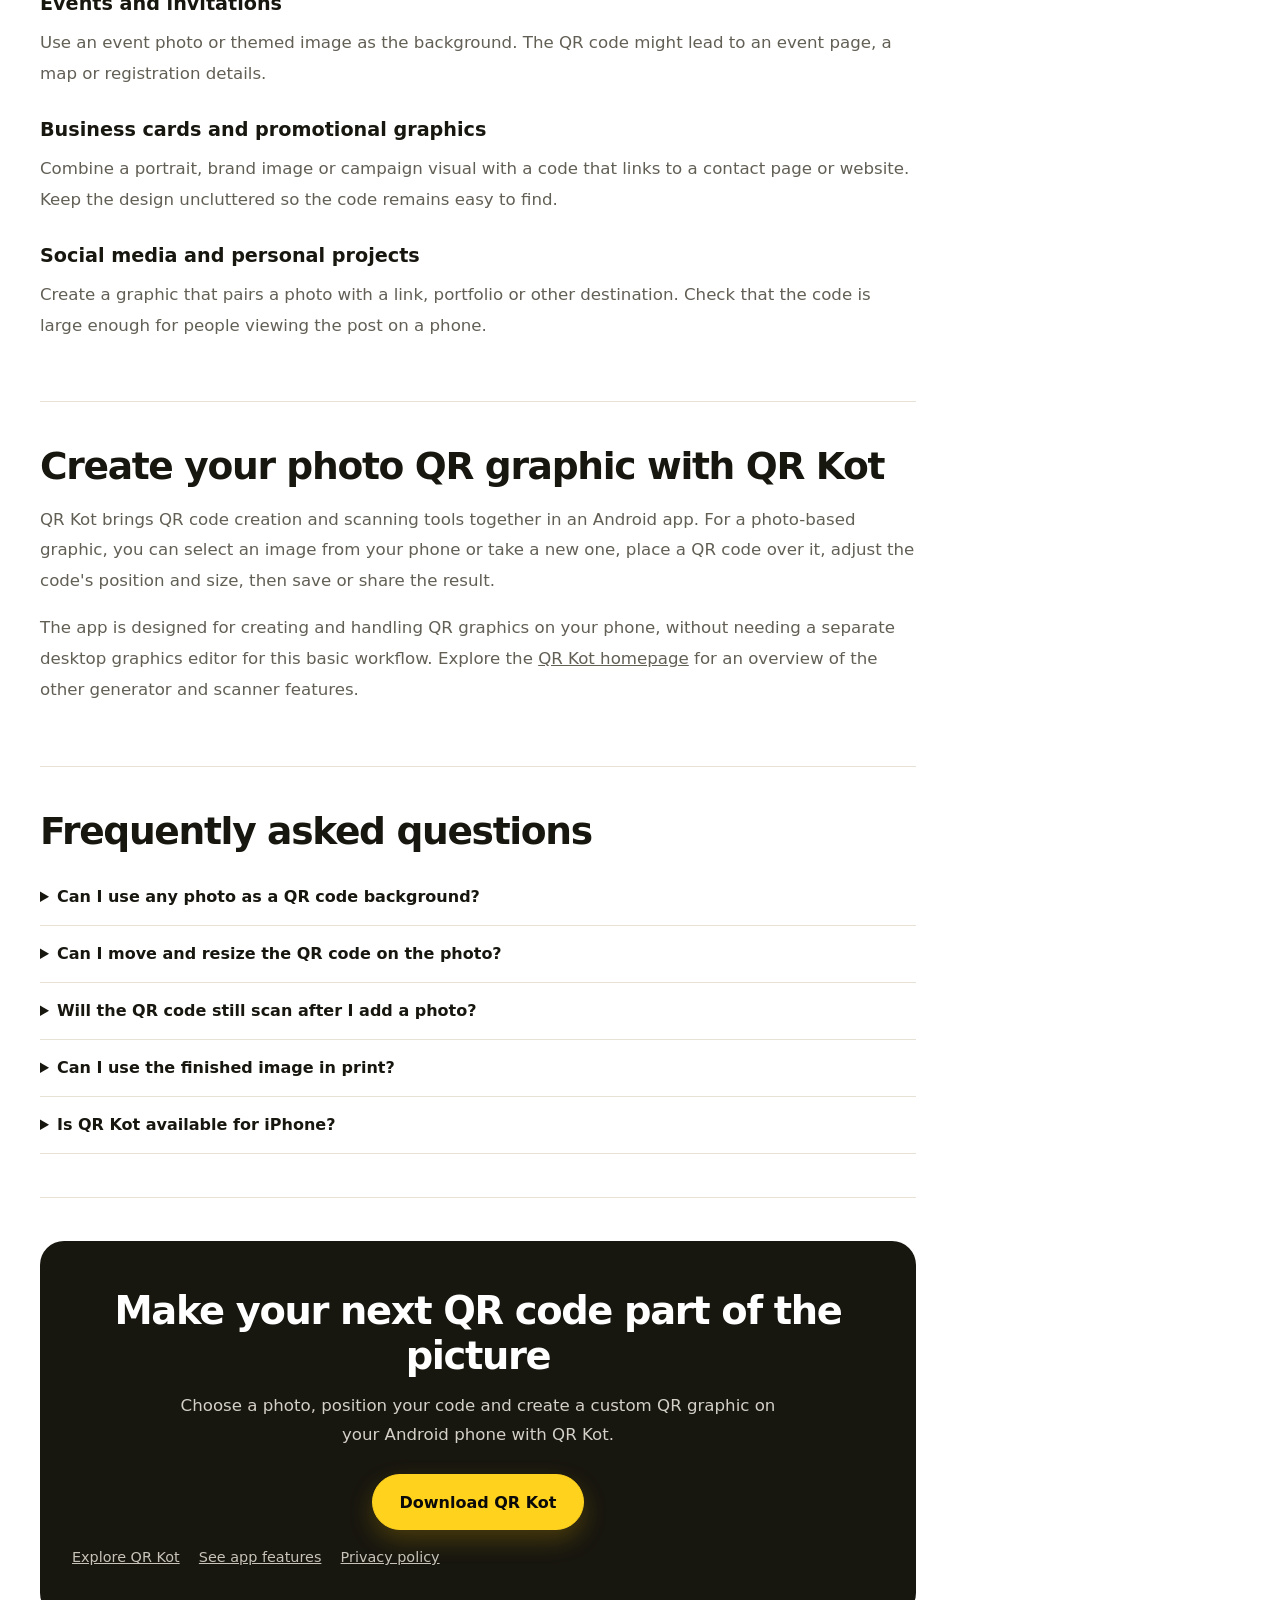
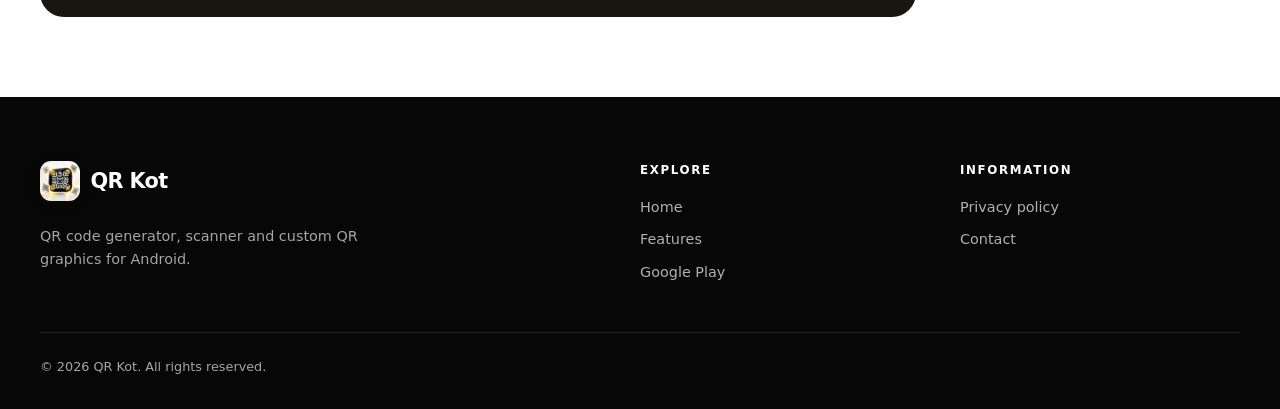
<file: qr-kot/qr-code-with-photo-background/index.html>
<!DOCTYPE html>
<html lang="en">
<head>
  <meta charset="UTF-8">
  <meta name="viewport" content="width=device-width, initial-scale=1">
  <title>QR Code with Photo Background: How to Create One | QR Kot</title>
  <meta name="description" content="Learn how to create a QR code with a photo background. Choose an image, place and resize your QR code, then test and share your custom design with QR Kot.">
  <meta name="robots" content="index,follow">
  <link rel="canonical" href="https://piotrse.github.io/qr-kot/qr-code-with-photo-background/">
  <link rel="alternate" hreflang="en" href="https://piotrse.github.io/qr-kot/qr-code-with-photo-background/">
  <link rel="alternate" hreflang="pl" href="https://piotrse.github.io/qr-kot/pl/qr-code-with-photo-background/">
  <link rel="alternate" hreflang="pt-BR" href="https://piotrse.github.io/qr-kot/pt-br/qr-code-with-photo-background/">
  <link rel="alternate" hreflang="x-default" href="https://piotrse.github.io/qr-kot/qr-code-with-photo-background/">
  <meta name="theme-color" content="#ffd21e">
  <meta property="og:type" content="article">
  <meta property="og:site_name" content="QR Kot">
  <meta property="og:title" content="QR Code with Photo Background: How to Create One">
  <meta property="og:description" content="A practical guide to placing a QR code on your own photo, adjusting the layout and checking that it still scans.">
  <meta property="og:url" content="https://piotrse.github.io/qr-kot/qr-code-with-photo-background/">
  <meta property="og:image" content="https://piotrse.github.io/qr-kot/assets/optimized/beach-custom-1400.webp">
  <meta name="twitter:card" content="summary_large_image">
  <link rel="icon" type="image/png" href="../assets/optimized/app-icon-32.png">
  <link rel="stylesheet" href="../css/styles.css">
  <style>
    .guide-wrap{padding-bottom:5rem}
    .guide-breadcrumb{padding:1.15rem 0;color:var(--muted);font-size:.9rem}
    .guide-breadcrumb a{color:inherit;text-decoration:none}
    .guide-breadcrumb a:hover{text-decoration:underline}
    .guide-hero{padding:3rem 0 4.5rem;background:linear-gradient(180deg,var(--cream) 0%,#fff 100%)}
    .guide-hero-grid{display:grid;grid-template-columns:minmax(0,1.02fr) minmax(0,.98fr);gap:3.5rem;align-items:center}
    .guide-kicker{display:inline-flex;align-items:center;gap:.65rem;color:#8a6500;font-size:.78rem;font-weight:800;letter-spacing:.15em;text-transform:uppercase}
    .guide-kicker:before{content:"";width:28px;height:3px;background:var(--yellow)}
    .guide-title{font-size:clamp(2.5rem,5.2vw,4.5rem);line-height:1.04;letter-spacing:-.055em;margin:1rem 0 1.3rem;max-width:13ch}
    .guide-title .accent{box-shadow:inset 0 -.22em 0 var(--yellow)}
    .guide-intro{font-size:1.15rem;line-height:1.8;color:var(--muted);max-width:58ch}
    .guide-actions{display:flex;gap:.8rem;align-items:center;flex-wrap:wrap;margin-top:1.7rem}
    .guide-visual{position:relative}
    .guide-visual img{display:block;width:100%;border-radius:24px;box-shadow:var(--shadow-strong)}
    .guide-caption{font-size:.82rem;color:var(--muted);margin:.8rem .2rem 0}
    .guide-main{display:grid;grid-template-columns:minmax(0,1fr) 260px;gap:4rem;padding-top:4.5rem}
    .guide-article{min-width:0}
    .guide-article section{padding:0 0 2.7rem;margin:0 0 2.7rem;border-bottom:1px solid var(--line);scroll-margin-top:100px}
    .guide-article h2{font-size:clamp(1.7rem,3vw,2.35rem);line-height:1.15;letter-spacing:-.035em;margin:0 0 1rem}
    .guide-article h3{font-size:1.2rem;margin:1.6rem 0 .5rem}
    .guide-article p,.guide-article li{font-size:1.04rem;line-height:1.85;color:var(--muted)}
    .guide-article ul,.guide-article ol{padding-left:1.35rem;margin:1rem 0}
    .guide-article li{padding-left:.25rem;margin:.35rem 0}
    .guide-note{padding:1.25rem 1.4rem;border-left:4px solid var(--yellow);background:var(--cream);border-radius:0 14px 14px 0;margin:1.5rem 0}
    .guide-note p{margin:0}
    .guide-steps{display:grid;gap:1rem;margin:1.5rem 0}
    .guide-step{display:grid;grid-template-columns:48px 1fr;gap:1rem;padding:1.25rem;background:#fff;border:1px solid var(--line);border-radius:16px}
    .guide-step-num{display:grid;place-items:center;width:42px;height:42px;border-radius:13px;background:var(--yellow-soft);font-weight:850;color:var(--ink)}
    .guide-step h3{margin:.1rem 0 .35rem}
    .guide-step p{margin:0}
    .guide-toc{position:sticky;top:105px;align-self:start;padding:1.25rem;background:var(--cream);border:1px solid var(--line);border-radius:18px}
    .guide-toc strong{display:block;margin-bottom:.8rem}
    .guide-toc a{display:block;padding:.42rem 0;color:var(--muted);font-size:.91rem;text-decoration:none}
    .guide-toc a:hover{color:var(--ink);text-decoration:underline}
    .guide-checks{display:grid;grid-template-columns:repeat(2,minmax(0,1fr));gap:.8rem;margin:1.2rem 0}
    .guide-check{padding:1rem 1.1rem;border:1px solid var(--line);border-radius:14px;background:#fff}
    .guide-check b{display:block;margin-bottom:.25rem}
    .guide-check span{font-size:.92rem;color:var(--muted);line-height:1.6}
    .guide-faq details{padding:1rem 0;border-bottom:1px solid var(--line)}
    .guide-faq summary{cursor:pointer;font-weight:750;line-height:1.5}
    .guide-faq details p{margin:.7rem 0 0}
    .guide-cta{margin:1rem 0 0;padding:3rem 2rem;text-align:center;background:var(--ink);color:#fff;border-radius:24px}
    .guide-cta h2{font-size:clamp(1.8rem,3vw,2.5rem);margin-bottom:.8rem}
    .guide-cta p{max-width:620px;margin:0 auto 1.5rem;color:#d3d0c7;line-height:1.8}
    .guide-cta .btn{color:var(--black)}
    .guide-footer-links{display:flex;gap:1.2rem;flex-wrap:wrap;margin-top:1rem}
    .guide-footer-links a{color:#c7c3b8;font-size:.9rem}
    @media(max-width:900px){.guide-hero-grid{grid-template-columns:1fr;gap:2rem}.guide-visual{max-width:680px}.guide-main{grid-template-columns:1fr;gap:1rem}.guide-toc{position:static;display:grid;grid-template-columns:repeat(2,minmax(0,1fr));gap:0 .8rem}.guide-toc strong{grid-column:1/-1}}
    @media(max-width:620px){.guide-hero{padding:2rem 0 3rem}.guide-title{font-size:clamp(2.45rem,12vw,3.4rem)}.guide-intro{font-size:1.04rem}.guide-main{padding-top:2.7rem}.guide-checks{grid-template-columns:1fr}.guide-cta{padding:2.2rem 1.2rem}.guide-toc{grid-template-columns:1fr 1fr}}
  </style>
  <script type="application/ld+json">
  {
    "@context":"https://schema.org",
    "@graph":[
      {
        "@type":"Article",
        "headline":"QR Code with Photo Background: How to Create One",
        "description":"A practical guide to combining a QR code with your own photo, positioning it and checking scan reliability.",
        "image":"https://piotrse.github.io/qr-kot/assets/optimized/beach-custom-1400.webp",
        "mainEntityOfPage":"https://piotrse.github.io/qr-kot/qr-code-with-photo-background/",
        "author":{"@type":"Organization","name":"QR Kot"},
        "publisher":{"@type":"Organization","name":"QR Kot"}
      },
      {
        "@type":"SoftwareApplication",
        "name":"QR Kot",
        "applicationCategory":"UtilitiesApplication",
        "operatingSystem":"Android",
        "url":"https://piotrse.github.io/qr-kot/",
        "downloadUrl":"https://play.google.com/store/apps/details?id=com.devtrollo.qrmiauuu",
        "offers":{"@type":"Offer","price":"0","priceCurrency":"PLN"}
      },
      {
        "@type":"BreadcrumbList",
        "itemListElement":[
          {"@type":"ListItem","position":1,"name":"QR Kot","item":"https://piotrse.github.io/qr-kot/"},
          {"@type":"ListItem","position":2,"name":"QR Code with Photo Background","item":"https://piotrse.github.io/qr-kot/qr-code-with-photo-background/"}
        ]
      }
    ]
  }
  </script>
</head>
<body>
  <a class="skip-link" href="#main">Skip to content</a>
  <header class="site-header">
    <div class="container header-inner">
      <a class="brand" href="../" aria-label="QR Kot home">
        <img class="brand-icon" src="../assets/optimized/app-icon-180.webp" width="40" height="40" alt="QR Kot app icon">
        <span class="brand-name">QR Kot</span>
      </a>
      <nav class="nav" aria-label="Main navigation">
        <a class="nav-link" href="../">Home</a>
        <a class="nav-link" href="../#features">Features</a>
        <a class="nav-link" href="../#privacy">Privacy</a>
        <a class="btn btn-primary btn-sm nav-download" href="https://play.google.com/store/apps/details?id=com.devtrollo.qrmiauuu" target="_blank" rel="noopener noreferrer">Get the app</a>
      </nav>
      <div class="header-actions guide-languages" aria-label="Choose language">
        <a class="lang-btn is-active" href="./" lang="en" aria-current="page">EN</a>
        <a class="lang-btn" href="../pl/qr-code-with-photo-background/" lang="pl">PL</a>
        <a class="lang-btn" href="../pt-br/qr-code-with-photo-background/" lang="pt-BR">PT-BR</a>
      </div>
    </div>
  </header>

  <main id="main" class="guide-wrap">
    <div class="container guide-breadcrumb"><a href="../">Home</a> / <span>QR Code with Photo Background</span></div>

    <section class="guide-hero">
      <div class="container guide-hero-grid">
        <div>
          <span class="guide-kicker">QR Kot practical guide</span>
          <h1 class="guide-title">QR Code with <span class="accent">Photo Background</span></h1>
          <p class="guide-intro">A QR code can do more than point people to a website. Put it on a photo to create a graphic for a product, event, business card or social post. This guide explains how to make the design, where it works well and how to keep the code easy to scan.</p>
          <div class="guide-actions">
            <a class="btn btn-primary btn-lg" href="https://play.google.com/store/apps/details?id=com.devtrollo.qrmiauuu" target="_blank" rel="noopener noreferrer">Get QR Kot on Google Play</a>
            <a class="btn btn-secondary btn-lg" href="#how-to">See how it works</a>
          </div>
        </div>
        <figure class="guide-visual">
          <img src="../assets/optimized/beach-custom-1400.webp"
               srcset="../assets/optimized/beach-custom-640.webp 640w, ../assets/optimized/beach-custom-1400.webp 1400w"
               sizes="(max-width: 900px) 92vw, 560px"
               width="1400" height="788" fetchpriority="high"
               alt="Example concept of a QR code combined with a tropical beach photo">
          <figcaption class="guide-caption">Example concept: a QR code placed over a photo background.</figcaption>
        </figure>
      </div>
    </section>

    <div class="container guide-main">
      <article class="guide-article">
        <section id="what">
          <h2>What is a QR code with a photo background?</h2>
          <p>It is a QR code placed on top of an image so the final result works as both a scannable code and a designed graphic. The photo might show a product, a place, an event or a visual that supports the message behind the code.</p>
          <p>The important distinction is that the photo is part of the visual layout. The QR code still needs a clear, readable pattern. A decorative background should never make scanning the code harder.</p>
          <div class="guide-note"><p><strong>Good to know:</strong> adding a photo does not automatically make a QR code more effective. The design is useful when the image gives people context and the code remains easy to recognise and scan.</p></div>
        </section>

        <section id="how-to">
          <h2>How to create a QR code with your own photo</h2>
          <p>With QR Kot, you can prepare this kind of graphic on an Android phone. The workflow is straightforward:</p>
          <div class="guide-steps">
            <div class="guide-step"><span class="guide-step-num">01</span><div><h3>Choose a background photo</h3><p>Take a new picture or select an image from your phone's gallery. Choose a photo that supports the purpose of the QR code and leaves a suitable area for placing it.</p></div></div>
            <div class="guide-step"><span class="guide-step-num">02</span><div><h3>Place the QR code</h3><p>Add your QR code to the image. Move it to a position where it is visible and does not cover important details in the photo.</p></div></div>
            <div class="guide-step"><span class="guide-step-num">03</span><div><h3>Adjust its size and position</h3><p>Resize and reposition the code to balance the composition. Avoid making it too small or placing it over a visually busy part of the image.</p></div></div>
            <div class="guide-step"><span class="guide-step-num">04</span><div><h3>Save, share and test</h3><p>Save the finished graphic and share it. Before printing or publishing it widely, scan the final exported image with another device.</p></div></div>
          </div>
          <p><a href="https://play.google.com/store/apps/details?id=com.devtrollo.qrmiauuu" target="_blank" rel="noopener noreferrer">QR Kot is available on Google Play for Android.</a></p>
        </section>

        <section id="design">
          <h2>Design tips: make the QR code easy to scan</h2>
          <p>A good-looking design is only useful if the QR code works. A photo can contain textures, shadows and colours that compete with the code, so check the finished image rather than judging it only on screen.</p>
          <div class="guide-checks">
            <div class="guide-check"><b>Keep strong contrast</b><span>The QR pattern should stand out clearly from the photo behind it.</span></div>
            <div class="guide-check"><b>Avoid busy areas</b><span>Choose a calmer part of the image instead of placing the code over complex detail.</span></div>
            <div class="guide-check"><b>Leave enough space</b><span>Do not crop the code or crowd its edges with text and decorative elements.</span></div>
            <div class="guide-check"><b>Test the final file</b><span>Scan the saved image at its intended size, not only the editing preview.</span></div>
          </div>
          <p>For printed materials, test a real print at the size people will see. For digital graphics, test the image on another phone or screen. If scanning is unreliable, change the position, size or background area and test again.</p>
        </section>

        <section id="ideas">
          <h2>Where can you use a QR code on a photo?</h2>
          <p>Photo-background QR graphics can be useful whenever the image helps explain why someone should scan the code. Here are a few practical examples:</p>
          <h3>Products and packaging</h3>
          <p>Place a QR code over a product-related image to direct customers to instructions, product details or a relevant webpage. Make sure the code is still clear at the final printed size.</p>
          <h3>Events and invitations</h3>
          <p>Use an event photo or themed image as the background. The QR code might lead to an event page, a map or registration details.</p>
          <h3>Business cards and promotional graphics</h3>
          <p>Combine a portrait, brand image or campaign visual with a code that links to a contact page or website. Keep the design uncluttered so the code remains easy to find.</p>
          <h3>Social media and personal projects</h3>
          <p>Create a graphic that pairs a photo with a link, portfolio or other destination. Check that the code is large enough for people viewing the post on a phone.</p>
        </section>

        <section id="qr-kot">
          <h2>Create your photo QR graphic with QR Kot</h2>
          <p>QR Kot brings QR code creation and scanning tools together in an Android app. For a photo-based graphic, you can select an image from your phone or take a new one, place a QR code over it, adjust the code's position and size, then save or share the result.</p>
          <p>The app is designed for creating and handling QR graphics on your phone, without needing a separate desktop graphics editor for this basic workflow. Explore the <a href="../">QR Kot homepage</a> for an overview of the other generator and scanner features.</p>
        </section>

        <section id="faq" class="guide-faq">
          <h2>Frequently asked questions</h2>
          <details><summary>Can I use any photo as a QR code background?</summary><p>You can choose a photo from your phone, but not every image will work equally well. Look for an area with enough visual contrast and space for the QR code.</p></details>
          <details><summary>Can I move and resize the QR code on the photo?</summary><p>Yes. QR Kot lets you position the QR code on the selected image and adjust its size.</p></details>
          <details><summary>Will the QR code still scan after I add a photo?</summary><p>It may, provided the code remains clear and has enough contrast. Always scan the saved final graphic. If it does not scan reliably, adjust the design and test again.</p></details>
          <details><summary>Can I use the finished image in print?</summary><p>You can save and share the graphic and use it in other materials. Before printing, test a physical sample at the intended size. QR Kot does not provide a printing service.</p></details>
          <details><summary>Is QR Kot available for iPhone?</summary><p>QR Kot is currently available for Android devices through Google Play.</p></details>
        </section>

        <div class="guide-cta">
          <h2>Make your next QR code part of the picture</h2>
          <p>Choose a photo, position your code and create a custom QR graphic on your Android phone with QR Kot.</p>
          <a class="btn btn-primary btn-lg" href="https://play.google.com/store/apps/details?id=com.devtrollo.qrmiauuu" target="_blank" rel="noopener noreferrer">Download QR Kot</a>
          <div class="guide-footer-links"><a href="../">Explore QR Kot</a><a href="../#features">See app features</a><a href="../privacy.html">Privacy policy</a></div>
        </div>
      </article>

      <aside class="guide-toc" aria-label="On this page">
        <strong>On this page</strong>
        <a href="#what">What is a photo QR code?</a>
        <a href="#how-to">How to create one</a>
        <a href="#design">Design and scanning tips</a>
        <a href="#ideas">Ideas and use cases</a>
        <a href="#qr-kot">Using QR Kot</a>
        <a href="#faq">Frequently asked questions</a>
      </aside>
    </div>
  </main>

  <footer class="site-footer">
    <div class="container footer-grid">
      <div class="footer-brand">
        <a class="brand brand-footer" href="../">
          <img class="brand-icon" src="../assets/optimized/app-icon-180.webp" width="40" height="40" alt="QR Kot logo">
          <span class="brand-name">QR Kot</span>
        </a>
        <p>QR code generator, scanner and custom QR graphics for Android.</p>
      </div>
      <div class="footer-col">
        <h2 class="footer-heading">Explore</h2>
        <a href="../">Home</a>
        <a href="../#features">Features</a>
        <a href="https://play.google.com/store/apps/details?id=com.devtrollo.qrmiauuu" target="_blank" rel="noopener noreferrer">Google Play</a>
      </div>
      <div class="footer-col">
        <h2 class="footer-heading">Information</h2>
        <a href="../privacy.html">Privacy policy</a>
        <a href="mailto:devtrollo@gmail.com">Contact</a>
      </div>
    </div>
    <div class="container footer-bottom"><p>© 2026 QR Kot. All rights reserved.</p></div>
  </footer>
</body>
</html>
</file>
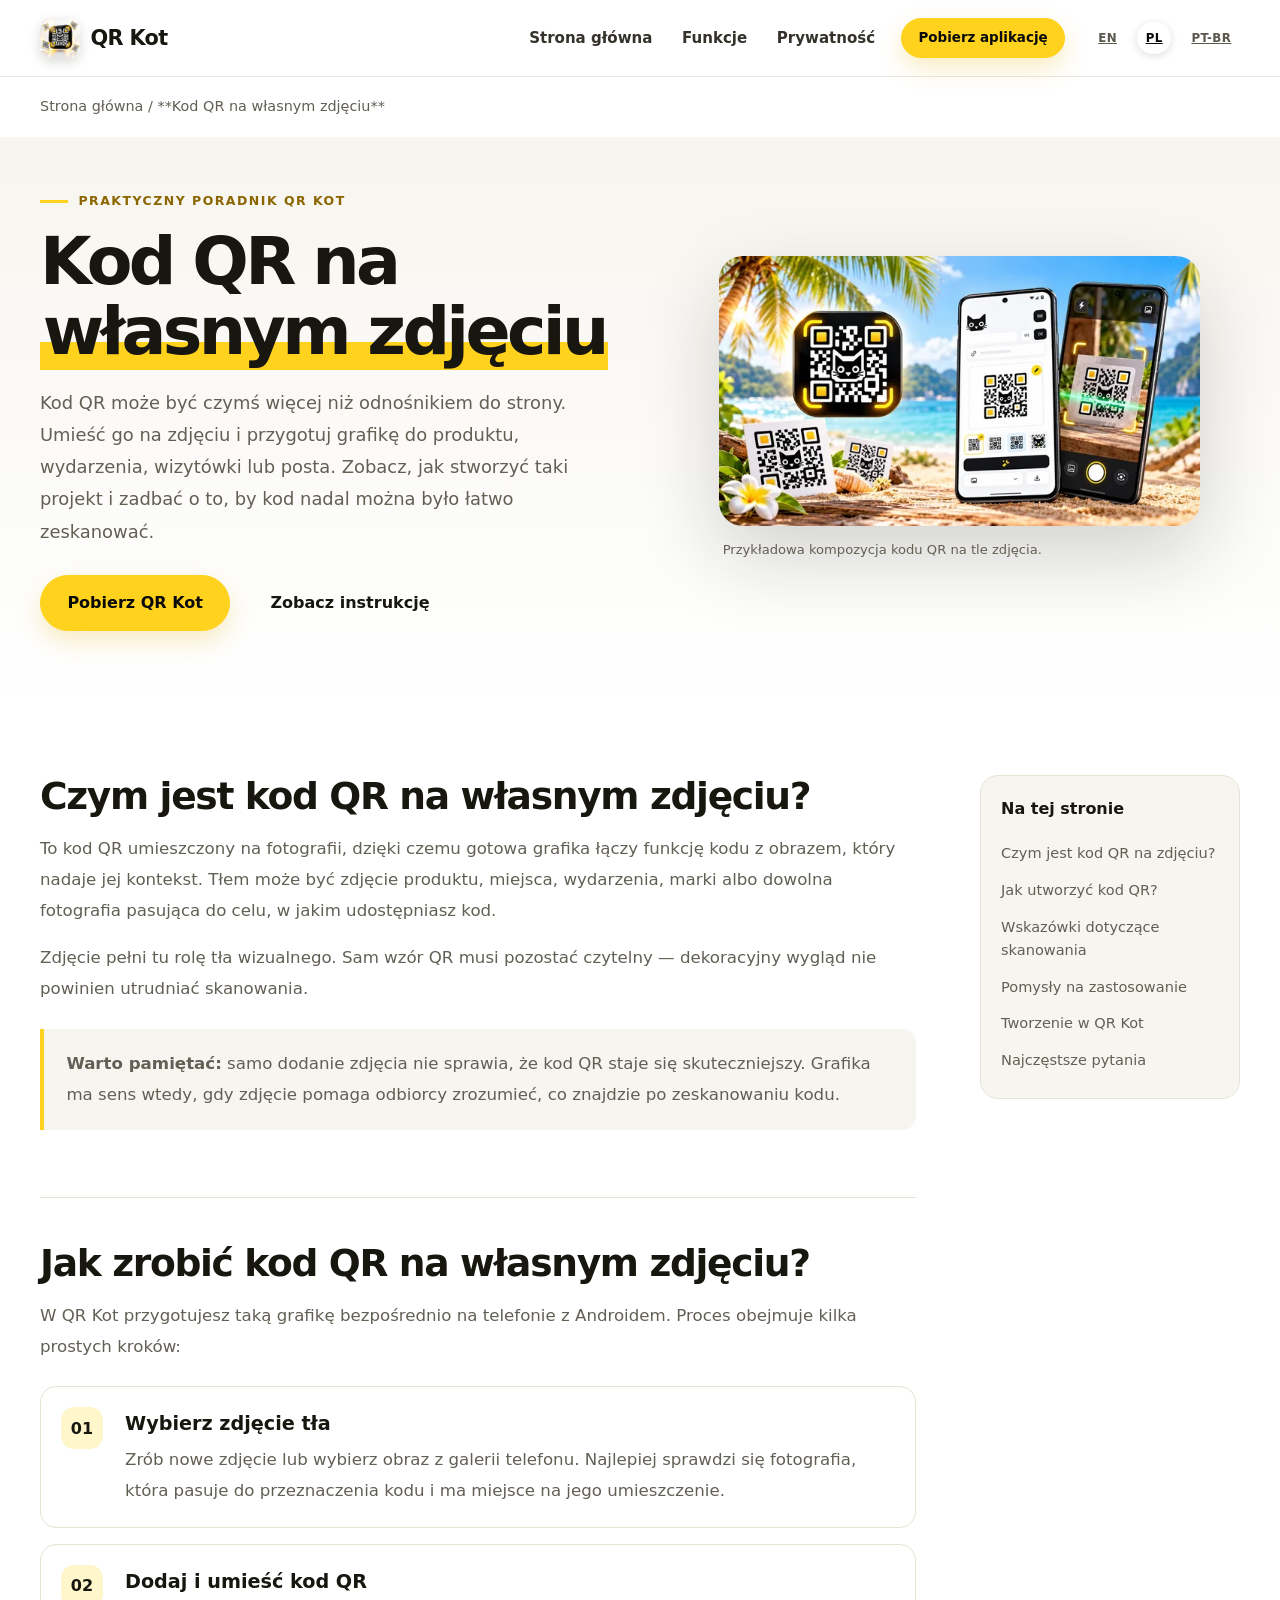
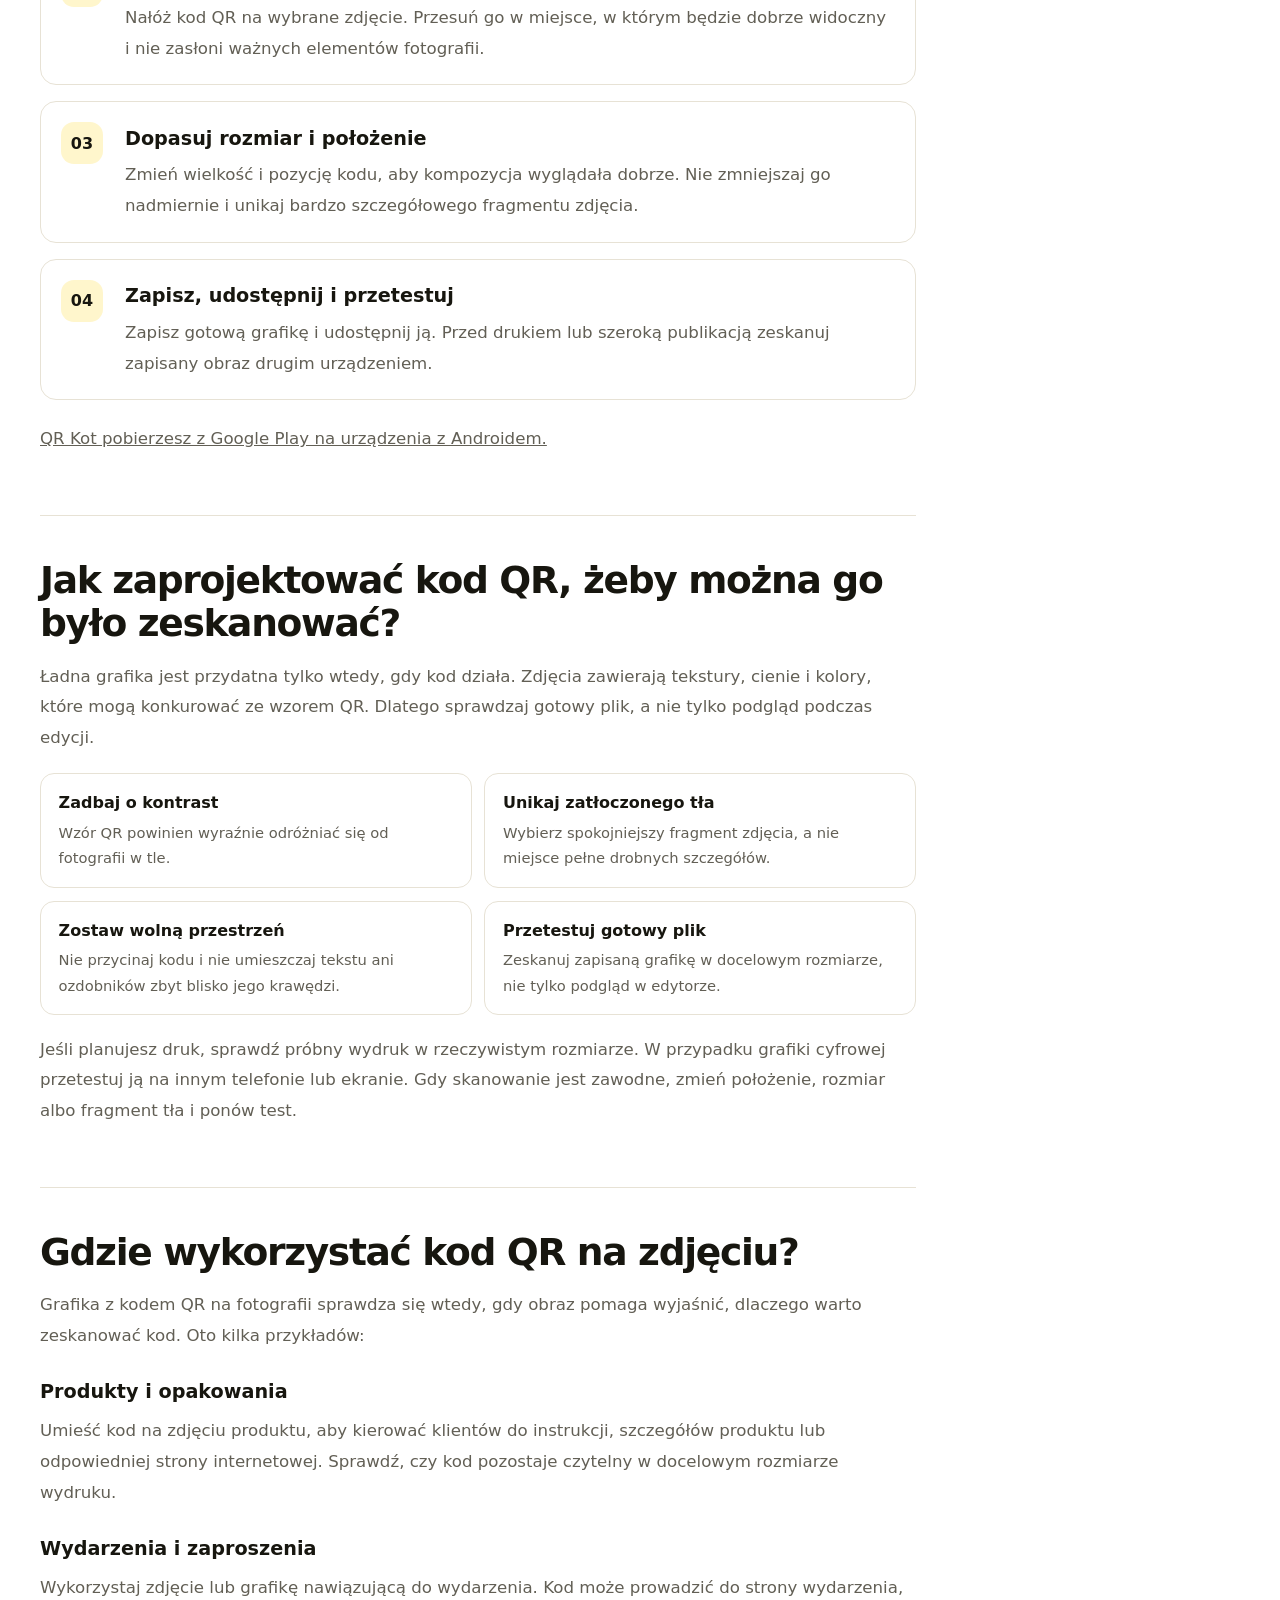
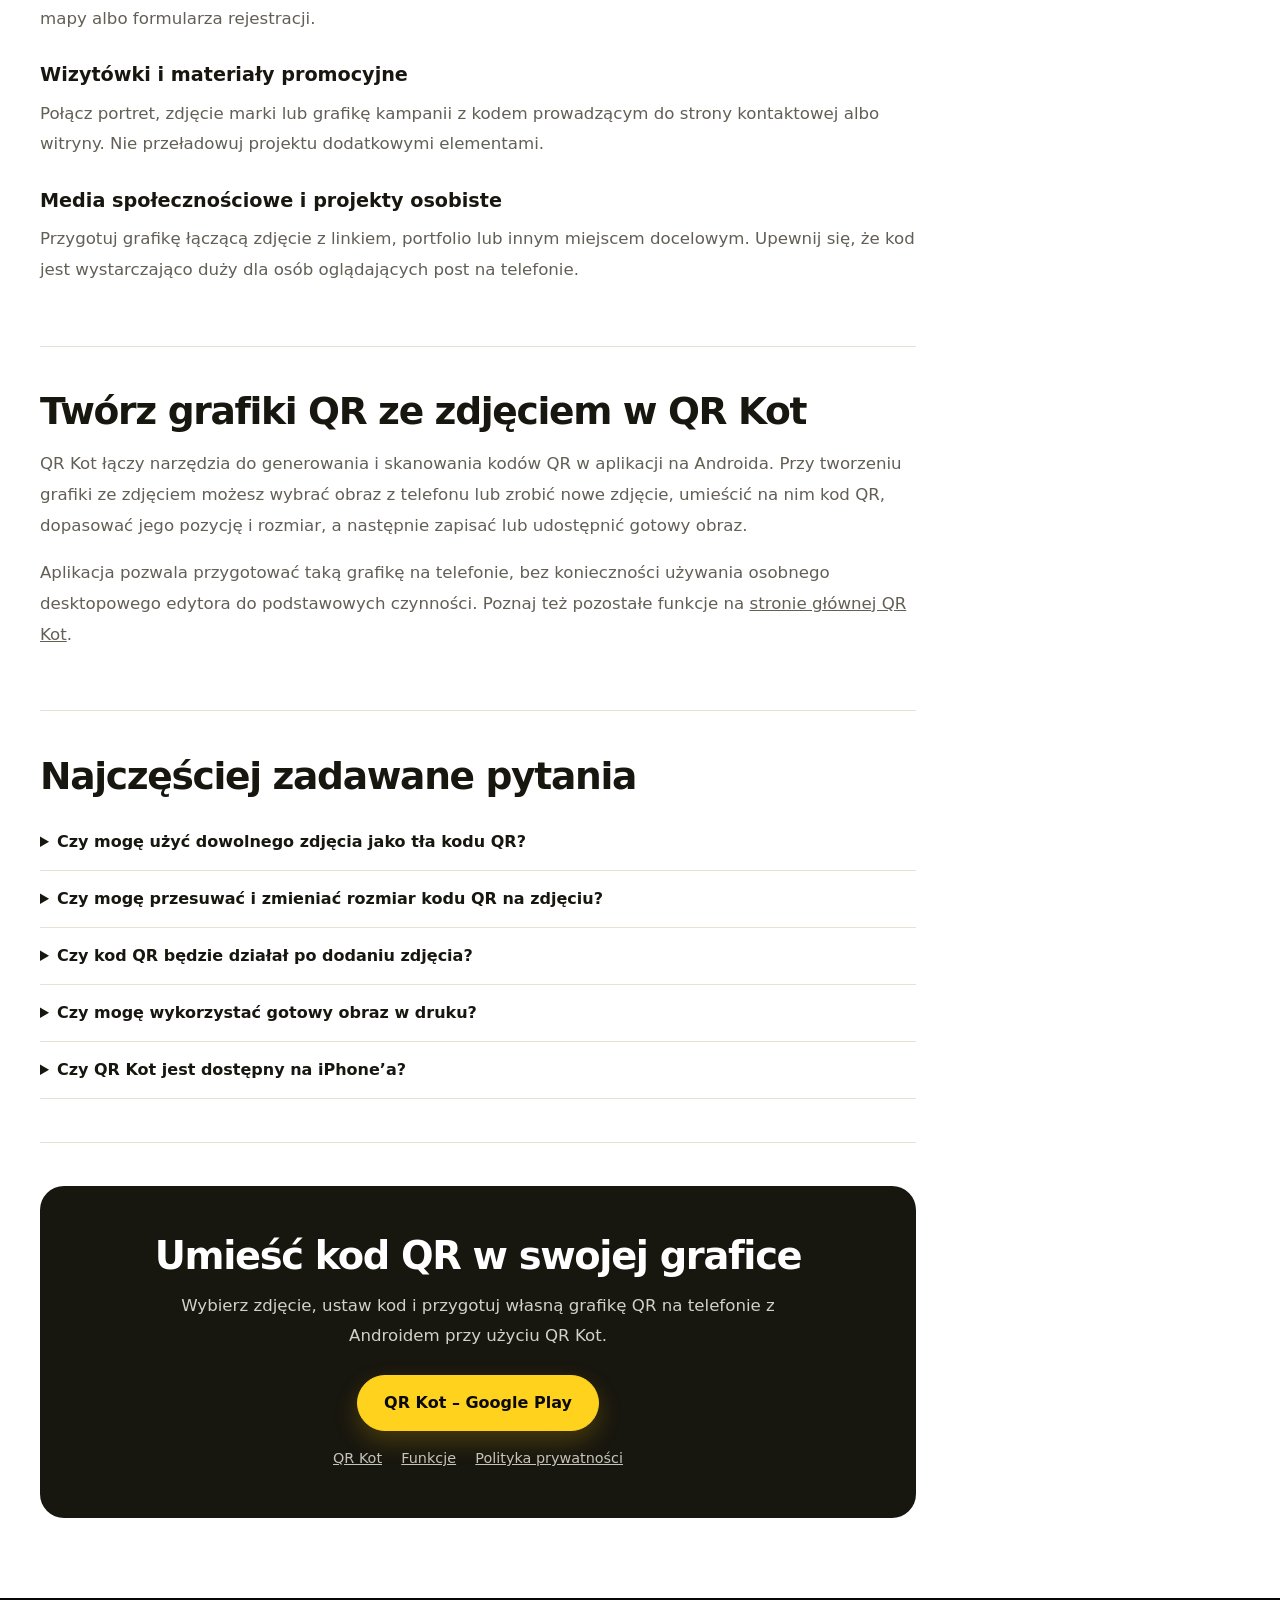
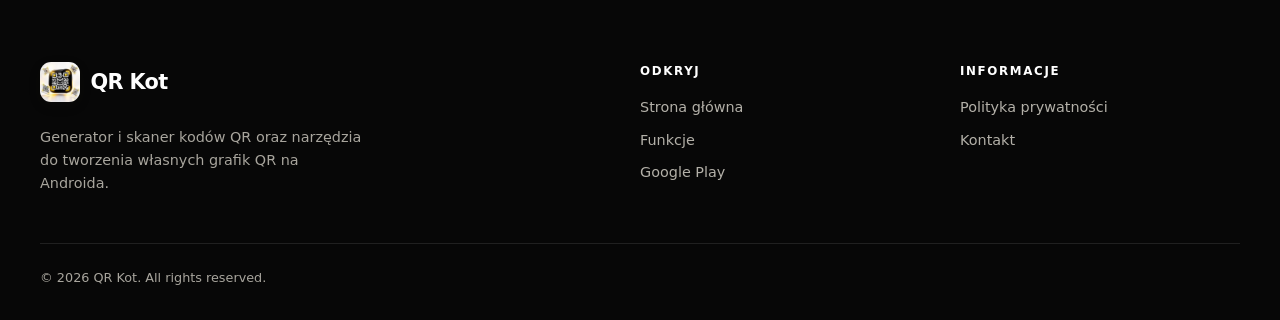
<file: qr-kot/pl/qr-code-with-photo-background/index.html>
<!DOCTYPE html>
<html lang="pl">
<head>
  <meta charset="UTF-8">
  <meta name="viewport" content="width=device-width, initial-scale=1">
  <title>Jak zrobić kod QR na własnym zdjęciu? | QR Kot</title>
  <meta name="description" content="Dowiedz się, jak umieścić kod QR na własnym zdjęciu. Wybierz obraz, ustaw i zmień rozmiar kodu, a następnie przetestuj i udostępnij grafikę w QR Kot.">
  <meta name="robots" content="index,follow">
  <link rel="canonical" href="https://piotrse.github.io/qr-kot/pl/qr-code-with-photo-background/">
  <link rel="alternate" hreflang="en" href="https://piotrse.github.io/qr-kot/qr-code-with-photo-background/">
  <link rel="alternate" hreflang="pl" href="https://piotrse.github.io/qr-kot/pl/qr-code-with-photo-background/">
  <link rel="alternate" hreflang="pt-BR" href="https://piotrse.github.io/qr-kot/pt-br/qr-code-with-photo-background/">
  <link rel="alternate" hreflang="x-default" href="https://piotrse.github.io/qr-kot/qr-code-with-photo-background/">
  <meta name="theme-color" content="#ffd21e">
  <meta property="og:type" content="article">
  <meta property="og:site_name" content="QR Kot">
  <meta property="og:title" content="Jak zrobić kod QR na własnym zdjęciu? | QR Kot">
  <meta property="og:description" content="Dowiedz się, jak umieścić kod QR na własnym zdjęciu. Wybierz obraz, ustaw i zmień rozmiar kodu, a następnie przetestuj i udostępnij grafikę w QR Kot.">
  <meta property="og:url" content="https://piotrse.github.io/qr-kot/pl/qr-code-with-photo-background/">
  <meta property="og:image" content="https://piotrse.github.io/qr-kot/assets/optimized/beach-custom-1400.webp">
  <meta name="twitter:card" content="summary_large_image">
  <link rel="icon" type="image/png" href="../../assets/optimized/app-icon-32.png">
  <link rel="stylesheet" href="../../css/styles.css">
  <style>
    .guide-wrap{padding-bottom:5rem} .guide-breadcrumb{padding:1.15rem 0;color:var(--muted);font-size:.9rem}
    .guide-breadcrumb a{color:inherit;text-decoration:none} .guide-hero{padding:3rem 0 4.5rem;background:linear-gradient(180deg,var(--cream) 0%,#fff 100%)}
    .guide-hero-grid{display:grid;grid-template-columns:minmax(0,1.02fr) minmax(0,.98fr);gap:3.5rem;align-items:center}
    .guide-kicker{display:inline-flex;align-items:center;gap:.65rem;color:#8a6500;font-size:.78rem;font-weight:800;letter-spacing:.12em;text-transform:uppercase}
    .guide-kicker:before{content:"";width:28px;height:3px;background:var(--yellow)}
    .guide-title{font-size:clamp(2.5rem,5.2vw,4.5rem);line-height:1.04;letter-spacing:-.055em;margin:1rem 0 1.3rem;max-width:14ch}
    .guide-title .accent{box-shadow:inset 0 -.22em 0 var(--yellow)}
    .guide-intro{font-size:1.12rem;line-height:1.8;color:var(--muted);max-width:60ch}
    .guide-actions{display:flex;gap:.8rem;align-items:center;flex-wrap:wrap;margin-top:1.7rem}
    .guide-visual img{display:block;width:100%;border-radius:24px;box-shadow:var(--shadow-strong)}
    .guide-caption{font-size:.82rem;color:var(--muted);margin:.8rem .2rem 0}
    .guide-main{display:grid;grid-template-columns:minmax(0,1fr) 260px;gap:4rem;padding-top:4.5rem}
    .guide-article{min-width:0} .guide-article section{padding:0 0 2.7rem;margin:0 0 2.7rem;border-bottom:1px solid var(--line);scroll-margin-top:100px}
    .guide-article h2{font-size:clamp(1.7rem,3vw,2.35rem);line-height:1.15;letter-spacing:-.035em;margin:0 0 1rem}
    .guide-article h3{font-size:1.2rem;margin:1.6rem 0 .5rem}
    .guide-article p,.guide-article li{font-size:1.04rem;line-height:1.85;color:var(--muted)}
    .guide-article ul,.guide-article ol{padding-left:1.35rem;margin:1rem 0} .guide-article li{padding-left:.25rem;margin:.35rem 0}
    .guide-note{padding:1.25rem 1.4rem;border-left:4px solid var(--yellow);background:var(--cream);border-radius:0 14px 14px 0;margin:1.5rem 0}
    .guide-note p{margin:0} .guide-steps{display:grid;gap:1rem;margin:1.5rem 0}
    .guide-step{display:grid;grid-template-columns:48px 1fr;gap:1rem;padding:1.25rem;background:#fff;border:1px solid var(--line);border-radius:16px}
    .guide-step-num{display:grid;place-items:center;width:42px;height:42px;border-radius:13px;background:var(--yellow-soft);font-weight:850;color:var(--ink)}
    .guide-step h3{margin:.1rem 0 .35rem} .guide-step p{margin:0}
    .guide-toc{position:sticky;top:105px;align-self:start;padding:1.25rem;background:var(--cream);border:1px solid var(--line);border-radius:18px}
    .guide-toc strong{display:block;margin-bottom:.8rem} .guide-toc a{display:block;padding:.42rem 0;color:var(--muted);font-size:.91rem;text-decoration:none}
    .guide-checks{display:grid;grid-template-columns:repeat(2,minmax(0,1fr));gap:.8rem;margin:1.2rem 0}
    .guide-check{padding:1rem 1.1rem;border:1px solid var(--line);border-radius:14px;background:#fff}
    .guide-check b{display:block;margin-bottom:.25rem} .guide-check span{font-size:.92rem;color:var(--muted);line-height:1.6}
    .guide-faq details{padding:1rem 0;border-bottom:1px solid var(--line)} .guide-faq summary{cursor:pointer;font-weight:750;line-height:1.5}
    .guide-faq details p{margin:.7rem 0 0}
    .guide-cta{margin:1rem 0 0;padding:3rem 2rem;text-align:center;background:var(--ink);color:#fff;border-radius:24px}
    .guide-cta h2{font-size:clamp(1.8rem,3vw,2.5rem);margin-bottom:.8rem} .guide-cta p{max-width:620px;margin:0 auto 1.5rem;color:#d3d0c7;line-height:1.8}
    .guide-cta .btn{color:var(--black)} .guide-footer-links{display:flex;gap:1.2rem;flex-wrap:wrap;margin-top:1rem;justify-content:center}
    .guide-footer-links a{color:#c7c3b8;font-size:.9rem}
    @media(max-width:900px){.guide-hero-grid{grid-template-columns:1fr;gap:2rem}.guide-visual{max-width:680px}.guide-main{grid-template-columns:1fr;gap:1rem}.guide-toc{position:static;display:grid;grid-template-columns:repeat(2,minmax(0,1fr));gap:0 .8rem}.guide-toc strong{grid-column:1/-1}}
    @media(max-width:620px){.guide-hero{padding:2rem 0 3rem}.guide-title{font-size:clamp(2.35rem,11vw,3.4rem)}.guide-intro{font-size:1.02rem}.guide-main{padding-top:2.7rem}.guide-checks{grid-template-columns:1fr}.guide-cta{padding:2.2rem 1.2rem}}
  </style>
  <script type="application/ld+json">{
      "@context":"https://schema.org",
      "@graph":[
        {"@type":"Article","headline":"Kod QR na własnym zdjęciu – jak go utworzyć","description":"Praktyczny poradnik tworzenia kodu QR na własnym zdjęciu, ustawiania jego położenia i sprawdzania, czy można go zeskanować.","image":"https://piotrse.github.io/qr-kot/assets/optimized/beach-custom-1400.webp","mainEntityOfPage":"https://piotrse.github.io/qr-kot/pl/qr-code-with-photo-background/","author":{"@type":"Organization","name":"QR Kot"},"publisher":{"@type":"Organization","name":"QR Kot"},"inLanguage":"pl"},
        {"@type":"SoftwareApplication","name":"QR Kot","applicationCategory":"UtilitiesApplication","operatingSystem":"Android","url":"https://piotrse.github.io/qr-kot/","downloadUrl":"https://play.google.com/store/apps/details?id=com.devtrollo.qrmiauuu","offers":{"@type":"Offer","price":"0","priceCurrency":"PLN"}},
        {"@type":"BreadcrumbList","itemListElement":[{"@type":"ListItem","position":1,"name":"QR Kot","item":"https://piotrse.github.io/qr-kot/"},{"@type":"ListItem","position":2,"name":"**Kod QR na własnym zdjęciu**","item":"https://piotrse.github.io/qr-kot/pl/qr-code-with-photo-background/"}]}
      ]
    }</script>
</head>
<body>
  <a href="#main" class="skip-link">Przejdź do treści</a>
  <header class="site-header">
    <div class="container header-inner">
      <a class="brand" href="../../?lang=pl" aria-label="QR Kot">
        <img class="brand-icon" src="../../assets/optimized/app-icon-180.webp" width="40" height="40" alt="QR Kot">
        <span class="brand-name">QR Kot</span>
      </a>
      <nav class="nav" aria-label="Main navigation">
        <a class="nav-link" href="../../?lang=pl">Strona główna</a>
        <a class="nav-link" href="../../?lang=pl#features">Funkcje</a>
        <a class="nav-link" href="../../?lang=pl#privacy">Prywatność</a>
        <a class="btn btn-primary btn-sm nav-download" href="https://play.google.com/store/apps/details?id=com.devtrollo.qrmiauuu" target="_blank" rel="noopener noreferrer">Pobierz aplikację</a>
      </nav>
      <div class="header-actions guide-languages" aria-label="Language">
        <a class="lang-btn" href="https://piotrse.github.io/qr-kot/qr-code-with-photo-background/" lang="en">EN</a><a class="lang-btn is-active" href="https://piotrse.github.io/qr-kot/pl/qr-code-with-photo-background/" lang="pl" aria-current="page">PL</a><a class="lang-btn " href="https://piotrse.github.io/qr-kot/pt-br/qr-code-with-photo-background/" lang="pt-BR" >PT-BR</a>
      </div>
    </div>
  </header>
  <main id="main" class="guide-wrap">
    <div class="container guide-breadcrumb"><a href="../../?lang=pl">Strona główna</a> / <span>**Kod QR na własnym zdjęciu**</span></div>
    <section class="guide-hero"><div class="container guide-hero-grid">
      <div><span class="guide-kicker">Praktyczny poradnik QR Kot</span><h1 class="guide-title">Kod QR na <span class="accent">własnym zdjęciu</span></h1>
        <p class="guide-intro">Kod QR może być czymś więcej niż odnośnikiem do strony. Umieść go na zdjęciu i przygotuj grafikę do produktu, wydarzenia, wizytówki lub posta. Zobacz, jak stworzyć taki projekt i zadbać o to, by kod nadal można było łatwo zeskanować.</p>
        <div class="guide-actions"><a class="btn btn-primary btn-lg" href="https://play.google.com/store/apps/details?id=com.devtrollo.qrmiauuu" target="_blank" rel="noopener noreferrer">Pobierz QR Kot</a><a class="btn btn-secondary btn-lg" href="#how-to">Zobacz instrukcję</a></div>
      </div>
      <figure class="guide-visual"><img src="../../assets/optimized/beach-custom-1400.webp" srcset="../../assets/optimized/beach-custom-640.webp 640w, ../../assets/optimized/beach-custom-1400.webp 1400w" sizes="(max-width: 900px) 92vw, 560px" width="1400" height="788" fetchpriority="high" alt="Przykład kodu QR umieszczonego na zdjęciu tropikalnej plaży"><figcaption class="guide-caption">Przykładowa kompozycja kodu QR na tle zdjęcia.</figcaption></figure>
    </div></section>
    <div class="container guide-main">
      <article class="guide-article">
        <section id="what"><h2>Czym jest kod QR na własnym zdjęciu?</h2>
<p>To kod QR umieszczony na fotografii, dzięki czemu gotowa grafika łączy funkcję kodu z obrazem, który nadaje jej kontekst. Tłem może być zdjęcie produktu, miejsca, wydarzenia, marki albo dowolna fotografia pasująca do celu, w jakim udostępniasz kod.</p>
<p>Zdjęcie pełni tu rolę tła wizualnego. Sam wzór QR musi pozostać czytelny — dekoracyjny wygląd nie powinien utrudniać skanowania.</p>
<div class="guide-note"><p><strong>Warto pamiętać:</strong> samo dodanie zdjęcia nie sprawia, że kod QR staje się skuteczniejszy. Grafika ma sens wtedy, gdy zdjęcie pomaga odbiorcy zrozumieć, co znajdzie po zeskanowaniu kodu.</p></div></section><section id="how-to"><h2>Jak zrobić kod QR na własnym zdjęciu?</h2><p>W QR Kot przygotujesz taką grafikę bezpośrednio na telefonie z Androidem. Proces obejmuje kilka prostych kroków:</p>
<div class="guide-steps">
<div class="guide-step"><span class="guide-step-num">01</span><div><h3>Wybierz zdjęcie tła</h3><p>Zrób nowe zdjęcie lub wybierz obraz z galerii telefonu. Najlepiej sprawdzi się fotografia, która pasuje do przeznaczenia kodu i ma miejsce na jego umieszczenie.</p></div></div>
<div class="guide-step"><span class="guide-step-num">02</span><div><h3>Dodaj i umieść kod QR</h3><p>Nałóż kod QR na wybrane zdjęcie. Przesuń go w miejsce, w którym będzie dobrze widoczny i nie zasłoni ważnych elementów fotografii.</p></div></div>
<div class="guide-step"><span class="guide-step-num">03</span><div><h3>Dopasuj rozmiar i położenie</h3><p>Zmień wielkość i pozycję kodu, aby kompozycja wyglądała dobrze. Nie zmniejszaj go nadmiernie i unikaj bardzo szczegółowego fragmentu zdjęcia.</p></div></div>
<div class="guide-step"><span class="guide-step-num">04</span><div><h3>Zapisz, udostępnij i przetestuj</h3><p>Zapisz gotową grafikę i udostępnij ją. Przed drukiem lub szeroką publikacją zeskanuj zapisany obraz drugim urządzeniem.</p></div></div>
</div><p><a href="https://play.google.com/store/apps/details?id=com.devtrollo.qrmiauuu" target="_blank" rel="noopener noreferrer">QR Kot pobierzesz z Google Play na urządzenia z Androidem.</a></p></section><section id="design"><h2>Jak zaprojektować kod QR, żeby można go było zeskanować?</h2><p>Ładna grafika jest przydatna tylko wtedy, gdy kod działa. Zdjęcia zawierają tekstury, cienie i kolory, które mogą konkurować ze wzorem QR. Dlatego sprawdzaj gotowy plik, a nie tylko podgląd podczas edycji.</p>
<div class="guide-checks">
<div class="guide-check"><b>Zadbaj o kontrast</b><span>Wzór QR powinien wyraźnie odróżniać się od fotografii w tle.</span></div>
<div class="guide-check"><b>Unikaj zatłoczonego tła</b><span>Wybierz spokojniejszy fragment zdjęcia, a nie miejsce pełne drobnych szczegółów.</span></div>
<div class="guide-check"><b>Zostaw wolną przestrzeń</b><span>Nie przycinaj kodu i nie umieszczaj tekstu ani ozdobników zbyt blisko jego krawędzi.</span></div>
<div class="guide-check"><b>Przetestuj gotowy plik</b><span>Zeskanuj zapisaną grafikę w docelowym rozmiarze, nie tylko podgląd w edytorze.</span></div>
</div><p>Jeśli planujesz druk, sprawdź próbny wydruk w rzeczywistym rozmiarze. W przypadku grafiki cyfrowej przetestuj ją na innym telefonie lub ekranie. Gdy skanowanie jest zawodne, zmień położenie, rozmiar albo fragment tła i ponów test.</p></section><section id="ideas"><h2>Gdzie wykorzystać kod QR na zdjęciu?</h2><p>Grafika z kodem QR na fotografii sprawdza się wtedy, gdy obraz pomaga wyjaśnić, dlaczego warto zeskanować kod. Oto kilka przykładów:</p>
<h3>Produkty i opakowania</h3><p>Umieść kod na zdjęciu produktu, aby kierować klientów do instrukcji, szczegółów produktu lub odpowiedniej strony internetowej. Sprawdź, czy kod pozostaje czytelny w docelowym rozmiarze wydruku.</p>
<h3>Wydarzenia i zaproszenia</h3><p>Wykorzystaj zdjęcie lub grafikę nawiązującą do wydarzenia. Kod może prowadzić do strony wydarzenia, mapy albo formularza rejestracji.</p>
<h3>Wizytówki i materiały promocyjne</h3><p>Połącz portret, zdjęcie marki lub grafikę kampanii z kodem prowadzącym do strony kontaktowej albo witryny. Nie przeładowuj projektu dodatkowymi elementami.</p>
<h3>Media społecznościowe i projekty osobiste</h3><p>Przygotuj grafikę łączącą zdjęcie z linkiem, portfolio lub innym miejscem docelowym. Upewnij się, że kod jest wystarczająco duży dla osób oglądających post na telefonie.</p></section><section id="qr-kot"><h2>Twórz grafiki QR ze zdjęciem w QR Kot</h2><p>QR Kot łączy narzędzia do generowania i skanowania kodów QR w aplikacji na Androida. Przy tworzeniu grafiki ze zdjęciem możesz wybrać obraz z telefonu lub zrobić nowe zdjęcie, umieścić na nim kod QR, dopasować jego pozycję i rozmiar, a następnie zapisać lub udostępnić gotowy obraz.</p>
<p>Aplikacja pozwala przygotować taką grafikę na telefonie, bez konieczności używania osobnego desktopowego edytora do podstawowych czynności. Poznaj też pozostałe funkcje na <a href="../../?lang=pl">stronie głównej QR Kot</a>.</p></section>
        <section id="faq" class="guide-faq"><h2>Najczęściej zadawane pytania</h2><details><summary>Czy mogę użyć dowolnego zdjęcia jako tła kodu QR?</summary><p>Możesz wybrać zdjęcie z telefonu, ale nie każde będzie równie dobre. Szukaj fragmentu z odpowiednim kontrastem i wolnym miejscem na kod.</p></details><details><summary>Czy mogę przesuwać i zmieniać rozmiar kodu QR na zdjęciu?</summary><p>Tak. QR Kot pozwala ustawić położenie kodu na wybranym obrazie i dopasować jego rozmiar.</p></details><details><summary>Czy kod QR będzie działał po dodaniu zdjęcia?</summary><p>Może działać, jeśli pozostanie czytelny i będzie miał odpowiedni kontrast. Zawsze zeskanuj zapisaną grafikę. Jeśli skanowanie jest problematyczne, zmień projekt i przetestuj ponownie.</p></details><details><summary>Czy mogę wykorzystać gotowy obraz w druku?</summary><p>Możesz zapisać i udostępnić grafikę, a następnie użyć jej w innych materiałach. Przed drukiem przetestuj próbkę w planowanym rozmiarze. QR Kot nie oferuje usługi drukowania.</p></details><details><summary>Czy QR Kot jest dostępny na iPhone’a?</summary><p>QR Kot jest obecnie dostępny na urządzenia z Androidem w Google Play.</p></details></section>
        <div class="guide-cta"><h2>Umieść kod QR w swojej grafice</h2><p>Wybierz zdjęcie, ustaw kod i przygotuj własną grafikę QR na telefonie z Androidem przy użyciu QR Kot.</p>
          <a class="btn btn-primary btn-lg" href="https://play.google.com/store/apps/details?id=com.devtrollo.qrmiauuu" target="_blank" rel="noopener noreferrer">QR Kot – Google Play</a>
          <div class="guide-footer-links"><a href="../../?lang=pl">QR Kot</a><a href="../../?lang=pl#features">Funkcje</a><a href="../../privacy.html">Polityka prywatności</a></div>
        </div>
      </article>
      <aside class="guide-toc" aria-label="On this page"><strong>Na tej stronie</strong><a href="#what">Czym jest kod QR na zdjęciu?</a><a href="#how-to">Jak utworzyć kod QR?</a><a href="#design">Wskazówki dotyczące skanowania</a><a href="#ideas">Pomysły na zastosowanie</a><a href="#qr-kot">Tworzenie w QR Kot</a><a href="#faq">Najczęstsze pytania</a></aside>
    </div>
  </main>
  <footer class="site-footer">
    <div class="container footer-grid">
      <div class="footer-brand"><a class="brand brand-footer" href="../../?lang=pl"><img class="brand-icon" src="../../assets/optimized/app-icon-180.webp" width="40" height="40" alt="QR Kot"><span class="brand-name">QR Kot</span></a><p>Generator i skaner kodów QR oraz narzędzia do tworzenia własnych grafik QR na Androida.</p></div>
      <div class="footer-col"><h2 class="footer-heading">Odkryj</h2><a href="../../?lang=pl">Strona główna</a><a href="../../?lang=pl#features">Funkcje</a><a href="https://play.google.com/store/apps/details?id=com.devtrollo.qrmiauuu">Google Play</a></div>
      <div class="footer-col"><h2 class="footer-heading">Informacje</h2><a href="../../privacy.html">Polityka prywatności</a><a href="mailto:devtrollo@gmail.com">Kontakt</a></div>
    </div>
    <div class="container footer-bottom"><p>© 2026 QR Kot. All rights reserved.</p></div>
  </footer>
</body>
</html>
</file>
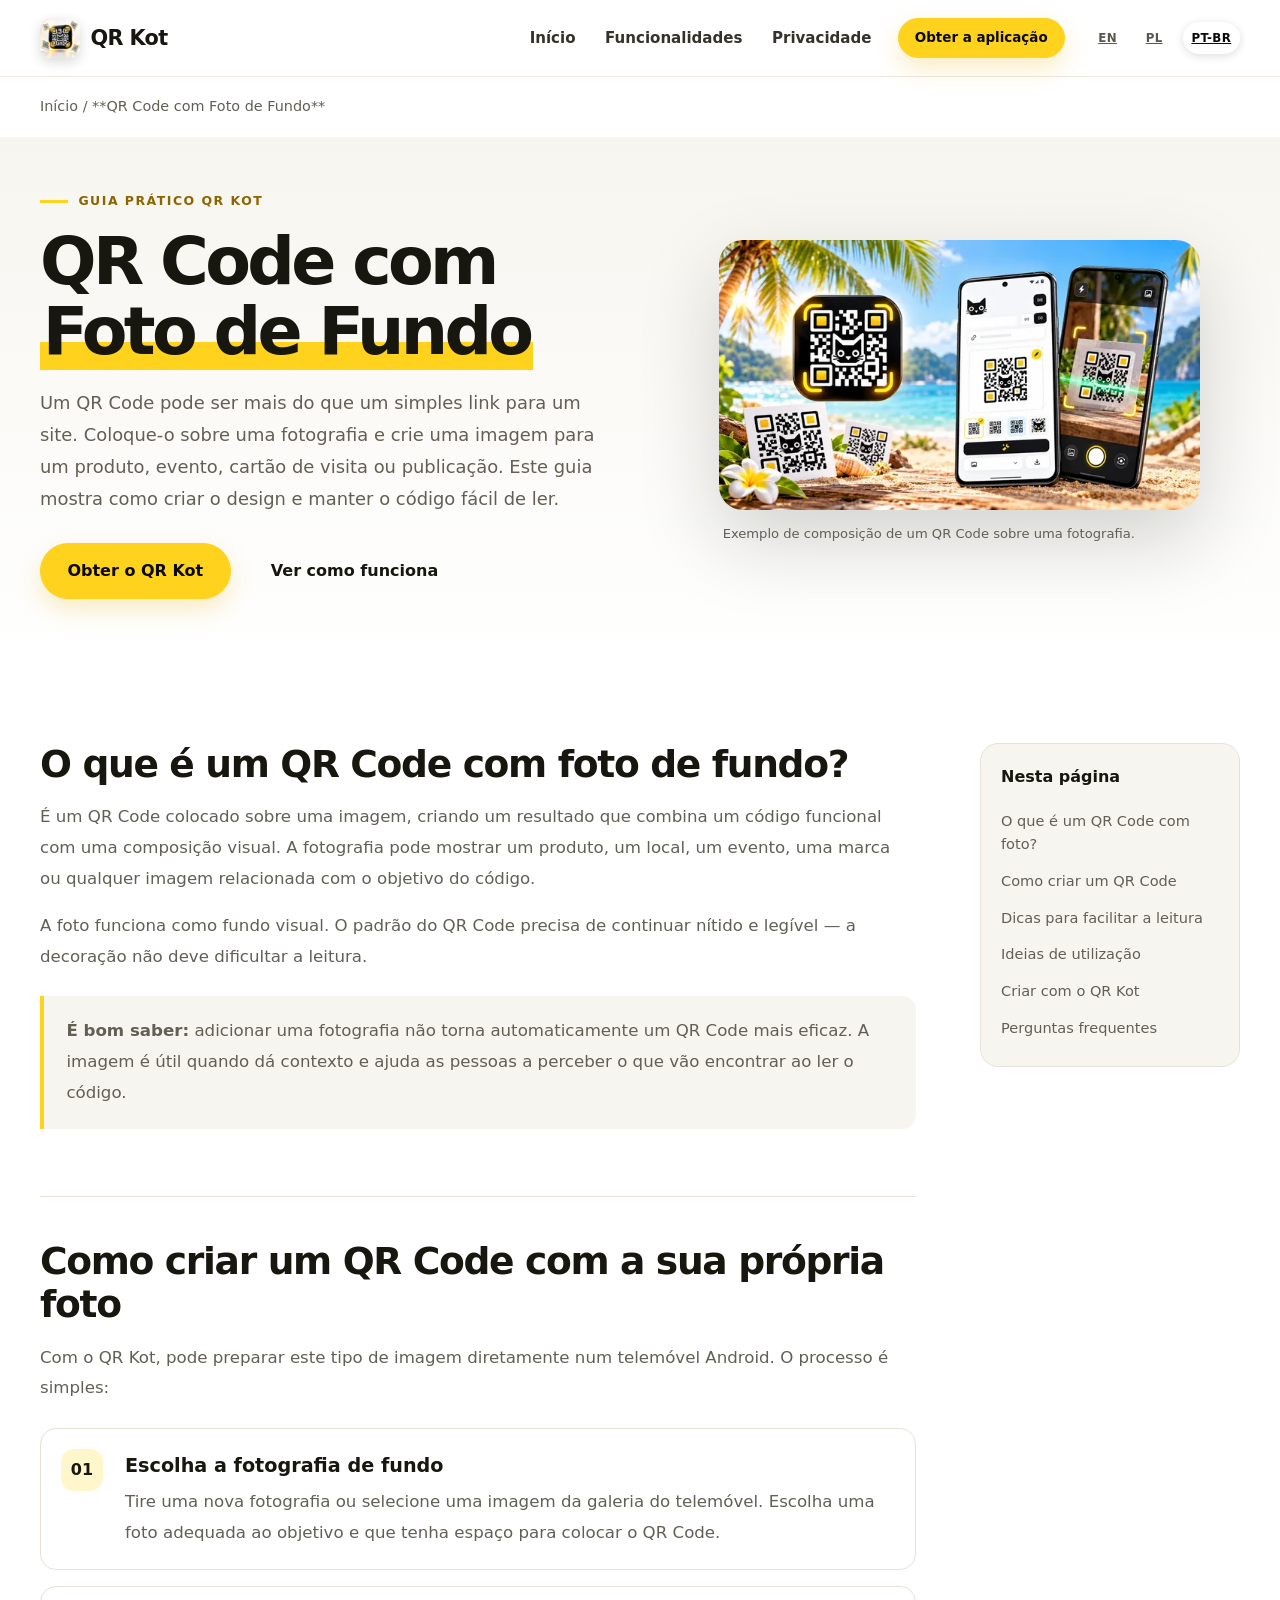
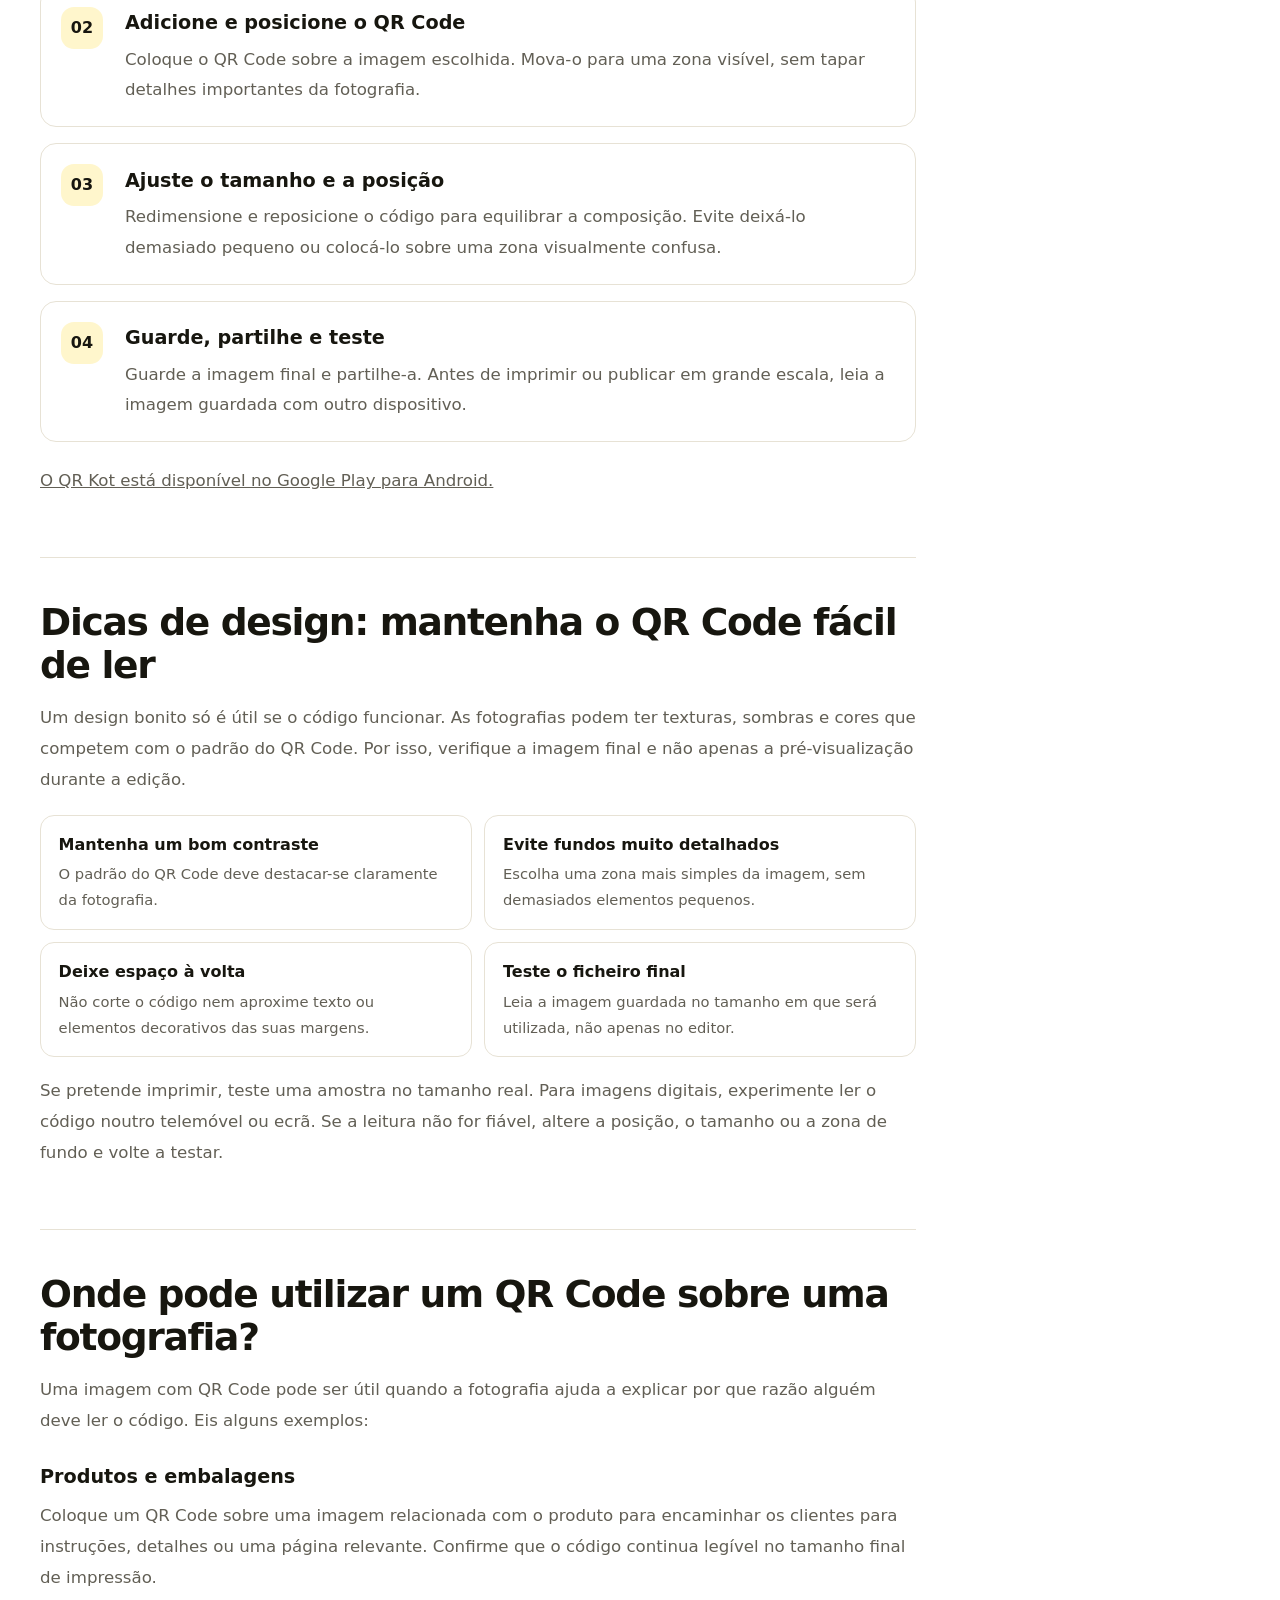
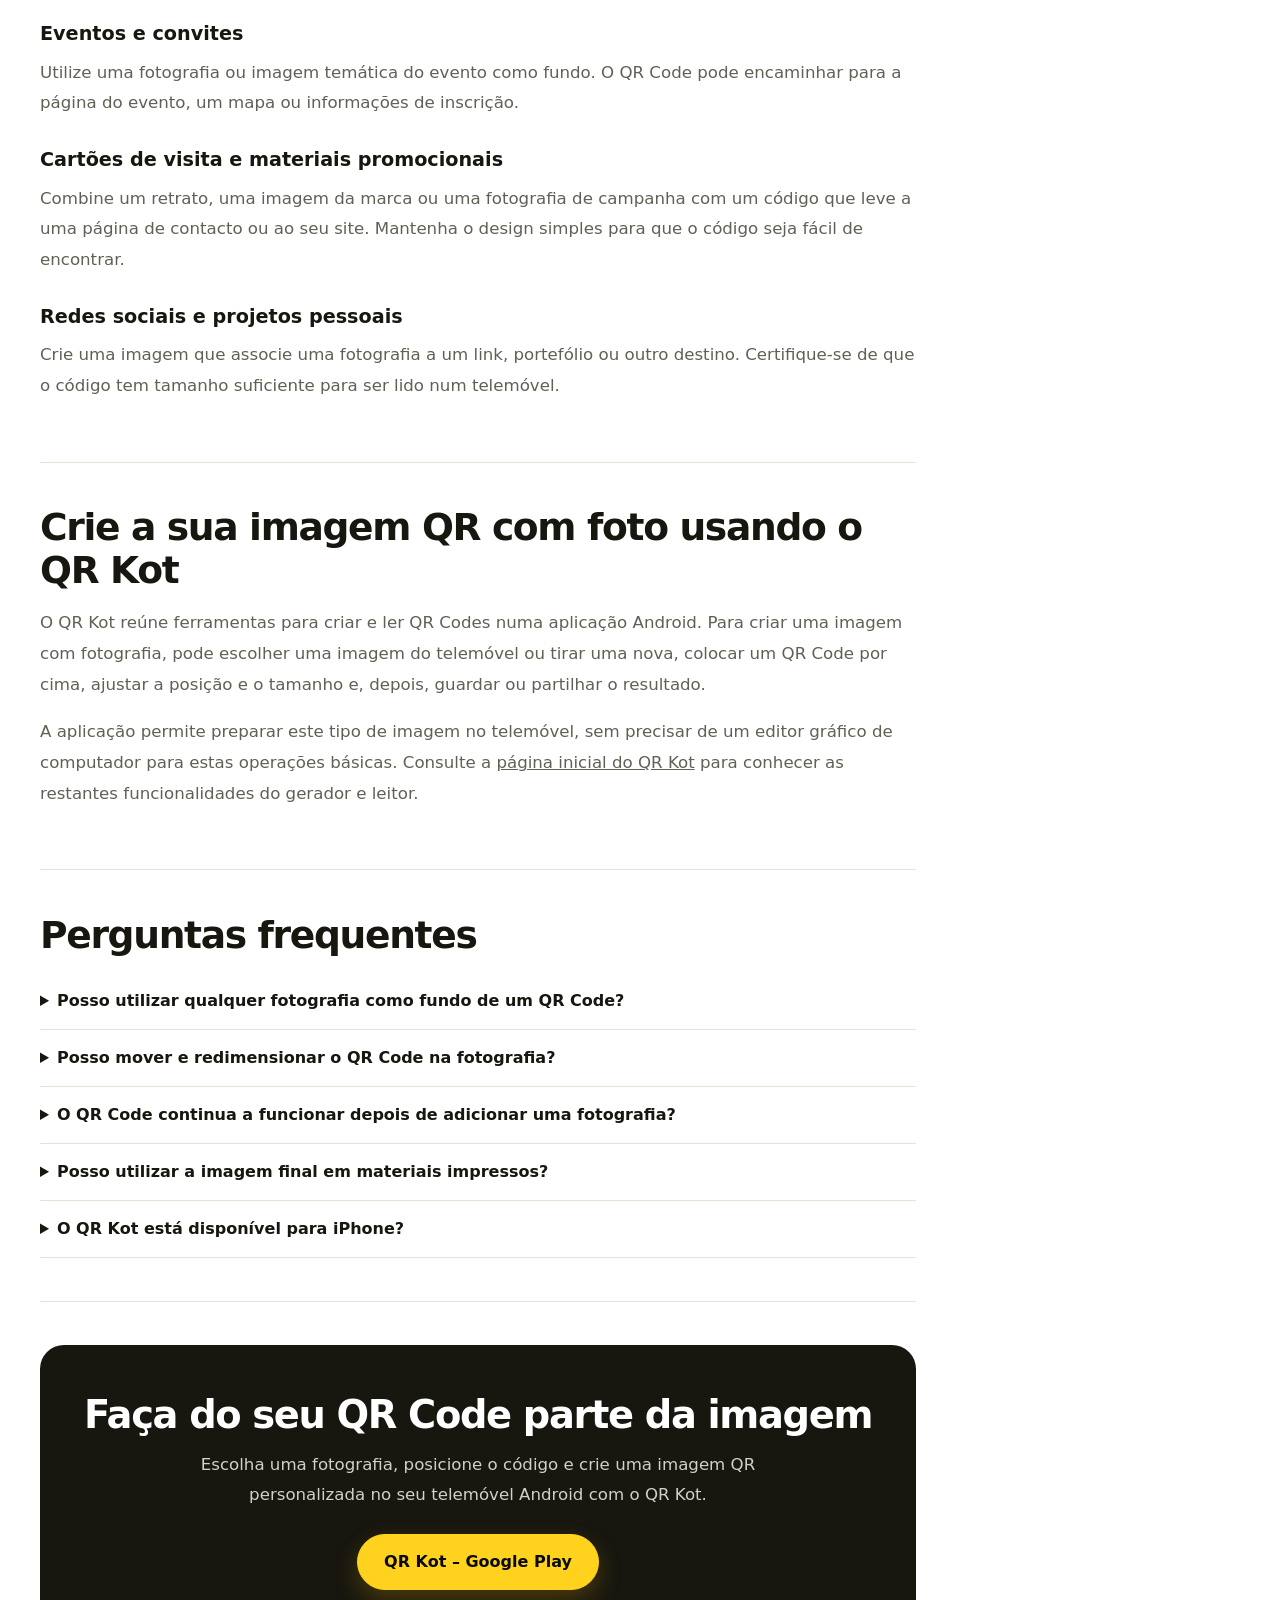
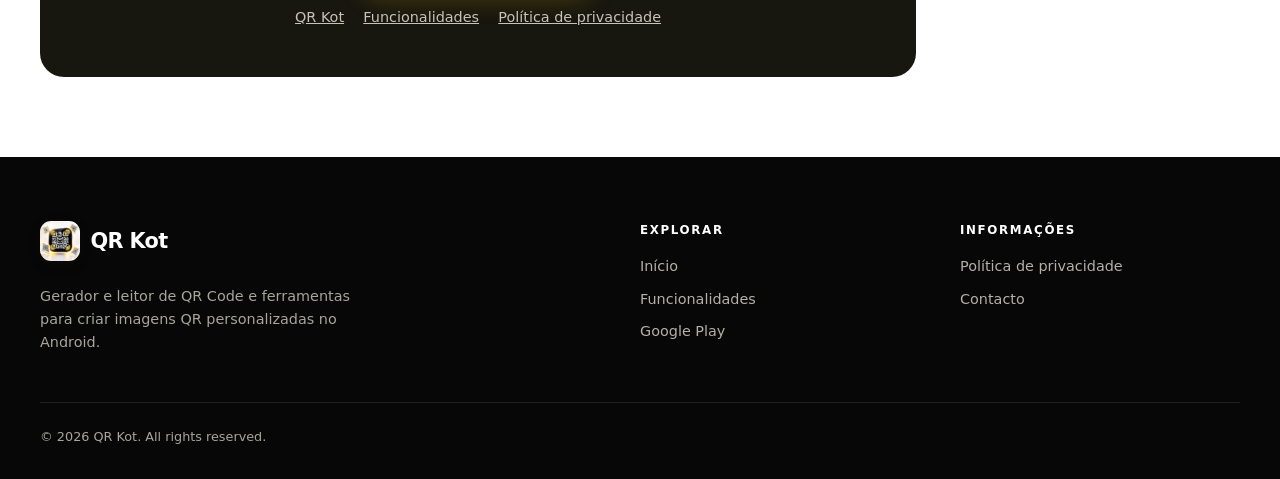
<file: qr-kot/pt-br/qr-code-with-photo-background/index.html>
<!DOCTYPE html>
<html lang="pt-BR">
<head>
  <meta charset="UTF-8">
  <meta name="viewport" content="width=device-width, initial-scale=1">
  <title>QR Code com Foto de Fundo: Como Criar | QR Kot</title>
  <meta name="description" content="Aprenda a criar um QR Code com a sua própria foto de fundo. Escolha uma imagem, posicione e redimensione o código e teste o resultado com o QR Kot.">
  <meta name="robots" content="index,follow">
  <link rel="canonical" href="https://piotrse.github.io/qr-kot/pt-br/qr-code-with-photo-background/">
  <link rel="alternate" hreflang="en" href="https://piotrse.github.io/qr-kot/qr-code-with-photo-background/">
  <link rel="alternate" hreflang="pl" href="https://piotrse.github.io/qr-kot/pl/qr-code-with-photo-background/">
  <link rel="alternate" hreflang="pt-BR" href="https://piotrse.github.io/qr-kot/pt-br/qr-code-with-photo-background/">
  <link rel="alternate" hreflang="x-default" href="https://piotrse.github.io/qr-kot/qr-code-with-photo-background/">
  <meta name="theme-color" content="#ffd21e">
  <meta property="og:type" content="article">
  <meta property="og:site_name" content="QR Kot">
  <meta property="og:title" content="QR Code com Foto de Fundo: Como Criar | QR Kot">
  <meta property="og:description" content="Aprenda a criar um QR Code com a sua própria foto de fundo. Escolha uma imagem, posicione e redimensione o código e teste o resultado com o QR Kot.">
  <meta property="og:url" content="https://piotrse.github.io/qr-kot/pt-br/qr-code-with-photo-background/">
  <meta property="og:image" content="https://piotrse.github.io/qr-kot/assets/optimized/beach-custom-1400.webp">
  <meta name="twitter:card" content="summary_large_image">
  <link rel="icon" type="image/png" href="../../assets/optimized/app-icon-32.png">
  <link rel="stylesheet" href="../../css/styles.css">
  <style>
    .guide-wrap{padding-bottom:5rem} .guide-breadcrumb{padding:1.15rem 0;color:var(--muted);font-size:.9rem}
    .guide-breadcrumb a{color:inherit;text-decoration:none} .guide-hero{padding:3rem 0 4.5rem;background:linear-gradient(180deg,var(--cream) 0%,#fff 100%)}
    .guide-hero-grid{display:grid;grid-template-columns:minmax(0,1.02fr) minmax(0,.98fr);gap:3.5rem;align-items:center}
    .guide-kicker{display:inline-flex;align-items:center;gap:.65rem;color:#8a6500;font-size:.78rem;font-weight:800;letter-spacing:.12em;text-transform:uppercase}
    .guide-kicker:before{content:"";width:28px;height:3px;background:var(--yellow)}
    .guide-title{font-size:clamp(2.5rem,5.2vw,4.5rem);line-height:1.04;letter-spacing:-.055em;margin:1rem 0 1.3rem;max-width:14ch}
    .guide-title .accent{box-shadow:inset 0 -.22em 0 var(--yellow)}
    .guide-intro{font-size:1.12rem;line-height:1.8;color:var(--muted);max-width:60ch}
    .guide-actions{display:flex;gap:.8rem;align-items:center;flex-wrap:wrap;margin-top:1.7rem}
    .guide-visual img{display:block;width:100%;border-radius:24px;box-shadow:var(--shadow-strong)}
    .guide-caption{font-size:.82rem;color:var(--muted);margin:.8rem .2rem 0}
    .guide-main{display:grid;grid-template-columns:minmax(0,1fr) 260px;gap:4rem;padding-top:4.5rem}
    .guide-article{min-width:0} .guide-article section{padding:0 0 2.7rem;margin:0 0 2.7rem;border-bottom:1px solid var(--line);scroll-margin-top:100px}
    .guide-article h2{font-size:clamp(1.7rem,3vw,2.35rem);line-height:1.15;letter-spacing:-.035em;margin:0 0 1rem}
    .guide-article h3{font-size:1.2rem;margin:1.6rem 0 .5rem}
    .guide-article p,.guide-article li{font-size:1.04rem;line-height:1.85;color:var(--muted)}
    .guide-article ul,.guide-article ol{padding-left:1.35rem;margin:1rem 0} .guide-article li{padding-left:.25rem;margin:.35rem 0}
    .guide-note{padding:1.25rem 1.4rem;border-left:4px solid var(--yellow);background:var(--cream);border-radius:0 14px 14px 0;margin:1.5rem 0}
    .guide-note p{margin:0} .guide-steps{display:grid;gap:1rem;margin:1.5rem 0}
    .guide-step{display:grid;grid-template-columns:48px 1fr;gap:1rem;padding:1.25rem;background:#fff;border:1px solid var(--line);border-radius:16px}
    .guide-step-num{display:grid;place-items:center;width:42px;height:42px;border-radius:13px;background:var(--yellow-soft);font-weight:850;color:var(--ink)}
    .guide-step h3{margin:.1rem 0 .35rem} .guide-step p{margin:0}
    .guide-toc{position:sticky;top:105px;align-self:start;padding:1.25rem;background:var(--cream);border:1px solid var(--line);border-radius:18px}
    .guide-toc strong{display:block;margin-bottom:.8rem} .guide-toc a{display:block;padding:.42rem 0;color:var(--muted);font-size:.91rem;text-decoration:none}
    .guide-checks{display:grid;grid-template-columns:repeat(2,minmax(0,1fr));gap:.8rem;margin:1.2rem 0}
    .guide-check{padding:1rem 1.1rem;border:1px solid var(--line);border-radius:14px;background:#fff}
    .guide-check b{display:block;margin-bottom:.25rem} .guide-check span{font-size:.92rem;color:var(--muted);line-height:1.6}
    .guide-faq details{padding:1rem 0;border-bottom:1px solid var(--line)} .guide-faq summary{cursor:pointer;font-weight:750;line-height:1.5}
    .guide-faq details p{margin:.7rem 0 0}
    .guide-cta{margin:1rem 0 0;padding:3rem 2rem;text-align:center;background:var(--ink);color:#fff;border-radius:24px}
    .guide-cta h2{font-size:clamp(1.8rem,3vw,2.5rem);margin-bottom:.8rem} .guide-cta p{max-width:620px;margin:0 auto 1.5rem;color:#d3d0c7;line-height:1.8}
    .guide-cta .btn{color:var(--black)} .guide-footer-links{display:flex;gap:1.2rem;flex-wrap:wrap;margin-top:1rem;justify-content:center}
    .guide-footer-links a{color:#c7c3b8;font-size:.9rem}
    @media(max-width:900px){.guide-hero-grid{grid-template-columns:1fr;gap:2rem}.guide-visual{max-width:680px}.guide-main{grid-template-columns:1fr;gap:1rem}.guide-toc{position:static;display:grid;grid-template-columns:repeat(2,minmax(0,1fr));gap:0 .8rem}.guide-toc strong{grid-column:1/-1}}
    @media(max-width:620px){.guide-hero{padding:2rem 0 3rem}.guide-title{font-size:clamp(2.35rem,11vw,3.4rem)}.guide-intro{font-size:1.02rem}.guide-main{padding-top:2.7rem}.guide-checks{grid-template-columns:1fr}.guide-cta{padding:2.2rem 1.2rem}}
  </style>
  <script type="application/ld+json">{
      "@context":"https://schema.org",
      "@graph":[
        {"@type":"Article","headline":"QR Code com foto de fundo: como criar","description":"Um guia prático para combinar um QR Code com a sua foto, ajustar a posição e verificar se continua fácil de ler.","image":"https://piotrse.github.io/qr-kot/assets/optimized/beach-custom-1400.webp","mainEntityOfPage":"https://piotrse.github.io/qr-kot/pt-br/qr-code-with-photo-background/","author":{"@type":"Organization","name":"QR Kot"},"publisher":{"@type":"Organization","name":"QR Kot"},"inLanguage":"pt-BR"},
        {"@type":"SoftwareApplication","name":"QR Kot","applicationCategory":"UtilitiesApplication","operatingSystem":"Android","url":"https://piotrse.github.io/qr-kot/","downloadUrl":"https://play.google.com/store/apps/details?id=com.devtrollo.qrmiauuu","offers":{"@type":"Offer","price":"0","priceCurrency":"PLN"}},
        {"@type":"BreadcrumbList","itemListElement":[{"@type":"ListItem","position":1,"name":"QR Kot","item":"https://piotrse.github.io/qr-kot/"},{"@type":"ListItem","position":2,"name":"**QR Code com Foto de Fundo**","item":"https://piotrse.github.io/qr-kot/pt-br/qr-code-with-photo-background/"}]}
      ]
    }</script>
</head>
<body>
  <a href="#main" class="skip-link">Saltar para o conteúdo</a>
  <header class="site-header">
    <div class="container header-inner">
      <a class="brand" href="../../?lang=pt-BR" aria-label="QR Kot">
        <img class="brand-icon" src="../../assets/optimized/app-icon-180.webp" width="40" height="40" alt="QR Kot">
        <span class="brand-name">QR Kot</span>
      </a>
      <nav class="nav" aria-label="Main navigation">
        <a class="nav-link" href="../../?lang=pt-BR">Início</a>
        <a class="nav-link" href="../../?lang=pt-BR#features">Funcionalidades</a>
        <a class="nav-link" href="../../?lang=pt-BR#privacy">Privacidade</a>
        <a class="btn btn-primary btn-sm nav-download" href="https://play.google.com/store/apps/details?id=com.devtrollo.qrmiauuu" target="_blank" rel="noopener noreferrer">Obter a aplicação</a>
      </nav>
      <div class="header-actions guide-languages" aria-label="Language">
        <a class="lang-btn" href="https://piotrse.github.io/qr-kot/qr-code-with-photo-background/" lang="en">EN</a><a class="lang-btn " href="https://piotrse.github.io/qr-kot/pl/qr-code-with-photo-background/" lang="pl" >PL</a><a class="lang-btn is-active" href="https://piotrse.github.io/qr-kot/pt-br/qr-code-with-photo-background/" lang="pt-BR" aria-current="page">PT-BR</a>
      </div>
    </div>
  </header>
  <main id="main" class="guide-wrap">
    <div class="container guide-breadcrumb"><a href="../../?lang=pt-BR">Início</a> / <span>**QR Code com Foto de Fundo**</span></div>
    <section class="guide-hero"><div class="container guide-hero-grid">
      <div><span class="guide-kicker">Guia prático QR Kot</span><h1 class="guide-title">QR Code com <span class="accent">Foto de Fundo</span></h1>
        <p class="guide-intro">Um QR Code pode ser mais do que um simples link para um site. Coloque-o sobre uma fotografia e crie uma imagem para um produto, evento, cartão de visita ou publicação. Este guia mostra como criar o design e manter o código fácil de ler.</p>
        <div class="guide-actions"><a class="btn btn-primary btn-lg" href="https://play.google.com/store/apps/details?id=com.devtrollo.qrmiauuu" target="_blank" rel="noopener noreferrer">Obter o QR Kot</a><a class="btn btn-secondary btn-lg" href="#how-to">Ver como funciona</a></div>
      </div>
      <figure class="guide-visual"><img src="../../assets/optimized/beach-custom-1400.webp" srcset="../../assets/optimized/beach-custom-640.webp 640w, ../../assets/optimized/beach-custom-1400.webp 1400w" sizes="(max-width: 900px) 92vw, 560px" width="1400" height="788" fetchpriority="high" alt="Exemplo de um QR Code colocado sobre uma fotografia de praia tropical"><figcaption class="guide-caption">Exemplo de composição de um QR Code sobre uma fotografia.</figcaption></figure>
    </div></section>
    <div class="container guide-main">
      <article class="guide-article">
        <section id="what"><h2>O que é um QR Code com foto de fundo?</h2>
<p>É um QR Code colocado sobre uma imagem, criando um resultado que combina um código funcional com uma composição visual. A fotografia pode mostrar um produto, um local, um evento, uma marca ou qualquer imagem relacionada com o objetivo do código.</p>
<p>A foto funciona como fundo visual. O padrão do QR Code precisa de continuar nítido e legível — a decoração não deve dificultar a leitura.</p>
<div class="guide-note"><p><strong>É bom saber:</strong> adicionar uma fotografia não torna automaticamente um QR Code mais eficaz. A imagem é útil quando dá contexto e ajuda as pessoas a perceber o que vão encontrar ao ler o código.</p></div></section><section id="how-to"><h2>Como criar um QR Code com a sua própria foto</h2><p>Com o QR Kot, pode preparar este tipo de imagem diretamente num telemóvel Android. O processo é simples:</p>
<div class="guide-steps">
<div class="guide-step"><span class="guide-step-num">01</span><div><h3>Escolha a fotografia de fundo</h3><p>Tire uma nova fotografia ou selecione uma imagem da galeria do telemóvel. Escolha uma foto adequada ao objetivo e que tenha espaço para colocar o QR Code.</p></div></div>
<div class="guide-step"><span class="guide-step-num">02</span><div><h3>Adicione e posicione o QR Code</h3><p>Coloque o QR Code sobre a imagem escolhida. Mova-o para uma zona visível, sem tapar detalhes importantes da fotografia.</p></div></div>
<div class="guide-step"><span class="guide-step-num">03</span><div><h3>Ajuste o tamanho e a posição</h3><p>Redimensione e reposicione o código para equilibrar a composição. Evite deixá-lo demasiado pequeno ou colocá-lo sobre uma zona visualmente confusa.</p></div></div>
<div class="guide-step"><span class="guide-step-num">04</span><div><h3>Guarde, partilhe e teste</h3><p>Guarde a imagem final e partilhe-a. Antes de imprimir ou publicar em grande escala, leia a imagem guardada com outro dispositivo.</p></div></div>
</div><p><a href="https://play.google.com/store/apps/details?id=com.devtrollo.qrmiauuu" target="_blank" rel="noopener noreferrer">O QR Kot está disponível no Google Play para Android.</a></p></section><section id="design"><h2>Dicas de design: mantenha o QR Code fácil de ler</h2><p>Um design bonito só é útil se o código funcionar. As fotografias podem ter texturas, sombras e cores que competem com o padrão do QR Code. Por isso, verifique a imagem final e não apenas a pré-visualização durante a edição.</p>
<div class="guide-checks">
<div class="guide-check"><b>Mantenha um bom contraste</b><span>O padrão do QR Code deve destacar-se claramente da fotografia.</span></div>
<div class="guide-check"><b>Evite fundos muito detalhados</b><span>Escolha uma zona mais simples da imagem, sem demasiados elementos pequenos.</span></div>
<div class="guide-check"><b>Deixe espaço à volta</b><span>Não corte o código nem aproxime texto ou elementos decorativos das suas margens.</span></div>
<div class="guide-check"><b>Teste o ficheiro final</b><span>Leia a imagem guardada no tamanho em que será utilizada, não apenas no editor.</span></div>
</div><p>Se pretende imprimir, teste uma amostra no tamanho real. Para imagens digitais, experimente ler o código noutro telemóvel ou ecrã. Se a leitura não for fiável, altere a posição, o tamanho ou a zona de fundo e volte a testar.</p></section><section id="ideas"><h2>Onde pode utilizar um QR Code sobre uma fotografia?</h2><p>Uma imagem com QR Code pode ser útil quando a fotografia ajuda a explicar por que razão alguém deve ler o código. Eis alguns exemplos:</p>
<h3>Produtos e embalagens</h3><p>Coloque um QR Code sobre uma imagem relacionada com o produto para encaminhar os clientes para instruções, detalhes ou uma página relevante. Confirme que o código continua legível no tamanho final de impressão.</p>
<h3>Eventos e convites</h3><p>Utilize uma fotografia ou imagem temática do evento como fundo. O QR Code pode encaminhar para a página do evento, um mapa ou informações de inscrição.</p>
<h3>Cartões de visita e materiais promocionais</h3><p>Combine um retrato, uma imagem da marca ou uma fotografia de campanha com um código que leve a uma página de contacto ou ao seu site. Mantenha o design simples para que o código seja fácil de encontrar.</p>
<h3>Redes sociais e projetos pessoais</h3><p>Crie uma imagem que associe uma fotografia a um link, portefólio ou outro destino. Certifique-se de que o código tem tamanho suficiente para ser lido num telemóvel.</p></section><section id="qr-kot"><h2>Crie a sua imagem QR com foto usando o QR Kot</h2><p>O QR Kot reúne ferramentas para criar e ler QR Codes numa aplicação Android. Para criar uma imagem com fotografia, pode escolher uma imagem do telemóvel ou tirar uma nova, colocar um QR Code por cima, ajustar a posição e o tamanho e, depois, guardar ou partilhar o resultado.</p>
<p>A aplicação permite preparar este tipo de imagem no telemóvel, sem precisar de um editor gráfico de computador para estas operações básicas. Consulte a <a href="../../?lang=pt-BR">página inicial do QR Kot</a> para conhecer as restantes funcionalidades do gerador e leitor.</p></section>
        <section id="faq" class="guide-faq"><h2>Perguntas frequentes</h2><details><summary>Posso utilizar qualquer fotografia como fundo de um QR Code?</summary><p>Pode escolher uma fotografia do telemóvel, mas algumas imagens funcionam melhor do que outras. Procure uma zona com contraste suficiente e espaço para o código.</p></details><details><summary>Posso mover e redimensionar o QR Code na fotografia?</summary><p>Sim. O QR Kot permite ajustar a posição do QR Code na imagem escolhida e alterar o seu tamanho.</p></details><details><summary>O QR Code continua a funcionar depois de adicionar uma fotografia?</summary><p>Pode funcionar, desde que o código continue nítido e com contraste suficiente. Teste sempre a imagem final guardada. Se a leitura não for fiável, ajuste o design e volte a testar.</p></details><details><summary>Posso utilizar a imagem final em materiais impressos?</summary><p>Pode guardar e partilhar a imagem e utilizá-la noutros materiais. Antes de imprimir, teste uma amostra no tamanho pretendido. O QR Kot não disponibiliza um serviço de impressão.</p></details><details><summary>O QR Kot está disponível para iPhone?</summary><p>Atualmente, o QR Kot está disponível para dispositivos Android através do Google Play.</p></details></section>
        <div class="guide-cta"><h2>Faça do seu QR Code parte da imagem</h2><p>Escolha uma fotografia, posicione o código e crie uma imagem QR personalizada no seu telemóvel Android com o QR Kot.</p>
          <a class="btn btn-primary btn-lg" href="https://play.google.com/store/apps/details?id=com.devtrollo.qrmiauuu" target="_blank" rel="noopener noreferrer">QR Kot – Google Play</a>
          <div class="guide-footer-links"><a href="../../?lang=pt-BR">QR Kot</a><a href="../../?lang=pt-BR#features">Funcionalidades</a><a href="../../privacy.html">Política de privacidade</a></div>
        </div>
      </article>
      <aside class="guide-toc" aria-label="On this page"><strong>Nesta página</strong><a href="#what">O que é um QR Code com foto?</a><a href="#how-to">Como criar um QR Code</a><a href="#design">Dicas para facilitar a leitura</a><a href="#ideas">Ideias de utilização</a><a href="#qr-kot">Criar com o QR Kot</a><a href="#faq">Perguntas frequentes</a></aside>
    </div>
  </main>
  <footer class="site-footer">
    <div class="container footer-grid">
      <div class="footer-brand"><a class="brand brand-footer" href="../../?lang=pt-BR"><img class="brand-icon" src="../../assets/optimized/app-icon-180.webp" width="40" height="40" alt="QR Kot"><span class="brand-name">QR Kot</span></a><p>Gerador e leitor de QR Code e ferramentas para criar imagens QR personalizadas no Android.</p></div>
      <div class="footer-col"><h2 class="footer-heading">Explorar</h2><a href="../../?lang=pt-BR">Início</a><a href="../../?lang=pt-BR#features">Funcionalidades</a><a href="https://play.google.com/store/apps/details?id=com.devtrollo.qrmiauuu">Google Play</a></div>
      <div class="footer-col"><h2 class="footer-heading">Informações</h2><a href="../../privacy.html">Política de privacidade</a><a href="mailto:devtrollo@gmail.com">Contacto</a></div>
    </div>
    <div class="container footer-bottom"><p>© 2026 QR Kot. All rights reserved.</p></div>
  </footer>
</body>
</html>
</file>
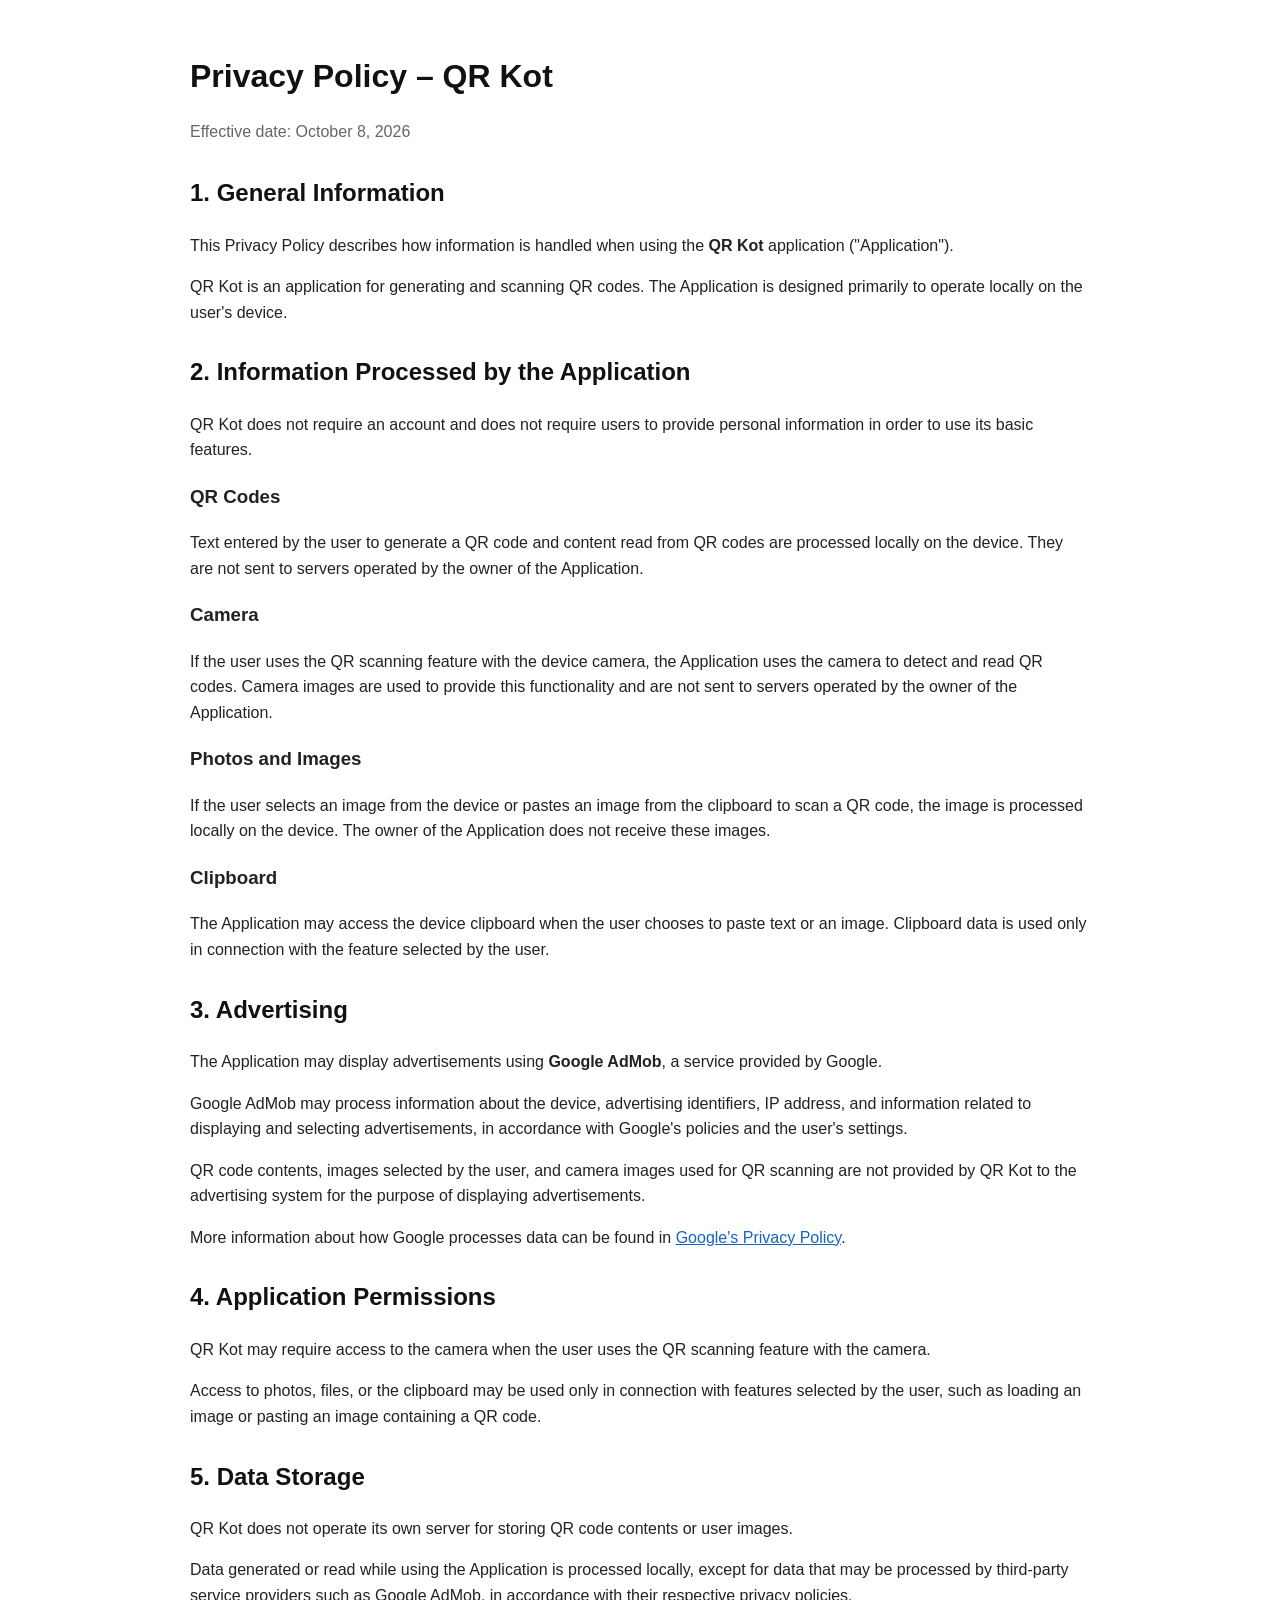
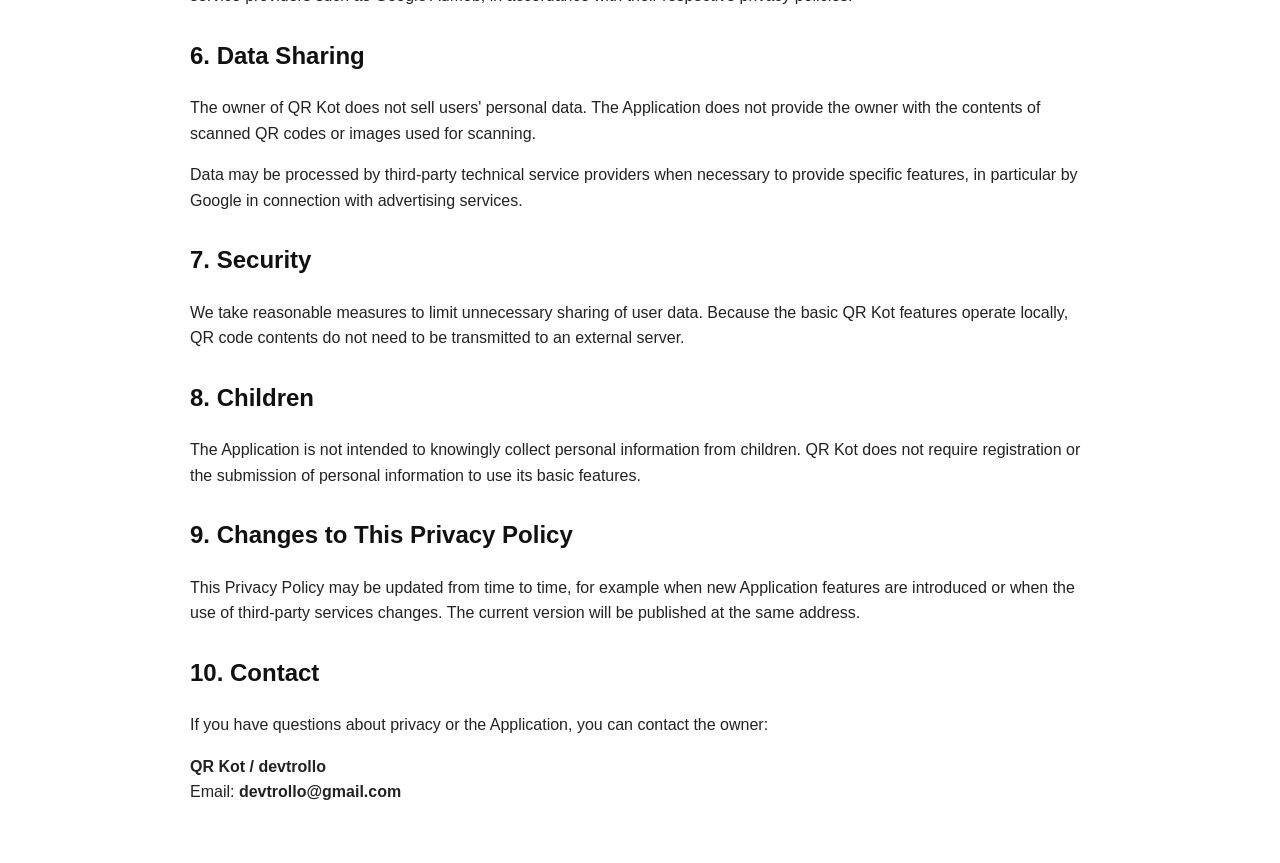
<file: qr-kot/privacy.html>
<!DOCTYPE html>
<html lang="en">
<head>
    <meta charset="UTF-8">
    <meta name="viewport" content="width=device-width, initial-scale=1.0">
    <title>Privacy Policy – QR Kot</title>
    <style>
        body {
            font-family: Arial, Helvetica, sans-serif;
            line-height: 1.6;
            max-width: 900px;
            margin: 0 auto;
            padding: 30px 20px;
            color: #222;
            background: #fff;
        }
        h1, h2 { color: #111; }
        h1 { margin-bottom: 5px; }
        .date { color: #666; margin-bottom: 30px; }
        section { margin-bottom: 28px; }
        a { color: #1565c0; }
    </style>
</head>
<body>

<h1>Privacy Policy – QR Kot</h1>
<p class="date">Effective date: October 8, 2026</p>

<section>
    <h2>1. General Information</h2>
    <p>
        This Privacy Policy describes how information is handled when using
        the <strong>QR Kot</strong> application ("Application").
    </p>
    <p>
        QR Kot is an application for generating and scanning QR codes.
        The Application is designed primarily to operate locally on the
        user's device.
    </p>
</section>

<section>
    <h2>2. Information Processed by the Application</h2>
    <p>
        QR Kot does not require an account and does not require users to
        provide personal information in order to use its basic features.
    </p>

    <h3>QR Codes</h3>
    <p>
        Text entered by the user to generate a QR code and content read from
        QR codes are processed locally on the device. They are not sent to
        servers operated by the owner of the Application.
    </p>

    <h3>Camera</h3>
    <p>
        If the user uses the QR scanning feature with the device camera,
        the Application uses the camera to detect and read QR codes.
        Camera images are used to provide this functionality and are not
        sent to servers operated by the owner of the Application.
    </p>

    <h3>Photos and Images</h3>
    <p>
        If the user selects an image from the device or pastes an image
        from the clipboard to scan a QR code, the image is processed locally
        on the device. The owner of the Application does not receive these
        images.
    </p>

    <h3>Clipboard</h3>
    <p>
        The Application may access the device clipboard when the user chooses
        to paste text or an image. Clipboard data is used only in connection
        with the feature selected by the user.
    </p>
</section>

<section>
    <h2>3. Advertising</h2>
    <p>
        The Application may display advertisements using
        <strong>Google AdMob</strong>, a service provided by Google.
    </p>
    <p>
        Google AdMob may process information about the device, advertising
        identifiers, IP address, and information related to displaying and
        selecting advertisements, in accordance with Google's policies and
        the user's settings.
    </p>
    <p>
        QR code contents, images selected by the user, and camera images
        used for QR scanning are not provided by QR Kot to the advertising
        system for the purpose of displaying advertisements.
    </p>
    <p>
        More information about how Google processes data can be found in
        <a href="https://policies.google.com/privacy" target="_blank"
           rel="noopener noreferrer">Google's Privacy Policy</a>.
    </p>
</section>

<section>
    <h2>4. Application Permissions</h2>
    <p>
        QR Kot may require access to the camera when the user uses the QR
        scanning feature with the camera.
    </p>
    <p>
        Access to photos, files, or the clipboard may be used only in
        connection with features selected by the user, such as loading an
        image or pasting an image containing a QR code.
    </p>
</section>

<section>
    <h2>5. Data Storage</h2>
    <p>
        QR Kot does not operate its own server for storing QR code contents
        or user images.
    </p>
    <p>
        Data generated or read while using the Application is processed
        locally, except for data that may be processed by third-party
        service providers such as Google AdMob, in accordance with their
        respective privacy policies.
    </p>
</section>

<section>
    <h2>6. Data Sharing</h2>
    <p>
        The owner of QR Kot does not sell users' personal data.
        The Application does not provide the owner with the contents of
        scanned QR codes or images used for scanning.
    </p>
    <p>
        Data may be processed by third-party technical service providers
        when necessary to provide specific features, in particular by Google
        in connection with advertising services.
    </p>
</section>

<section>
    <h2>7. Security</h2>
    <p>
        We take reasonable measures to limit unnecessary sharing of user
        data. Because the basic QR Kot features operate locally, QR code
        contents do not need to be transmitted to an external server.
    </p>
</section>

<section>
    <h2>8. Children</h2>
    <p>
        The Application is not intended to knowingly collect personal
        information from children. QR Kot does not require registration or
        the submission of personal information to use its basic features.
    </p>
</section>

<section>
    <h2>9. Changes to This Privacy Policy</h2>
    <p>
        This Privacy Policy may be updated from time to time, for example
        when new Application features are introduced or when the use of
        third-party services changes. The current version will be published
        at the same address.
    </p>
</section>

<section>
    <h2>10. Contact</h2>
    <p>
        If you have questions about privacy or the Application, you can
        contact the owner:
    </p>
    <p>
        <strong>QR Kot / devtrollo</strong><br>
        Email: <strong>devtrollo@gmail.com</strong>
    </p>
</section>

</body>
</html>
</file>
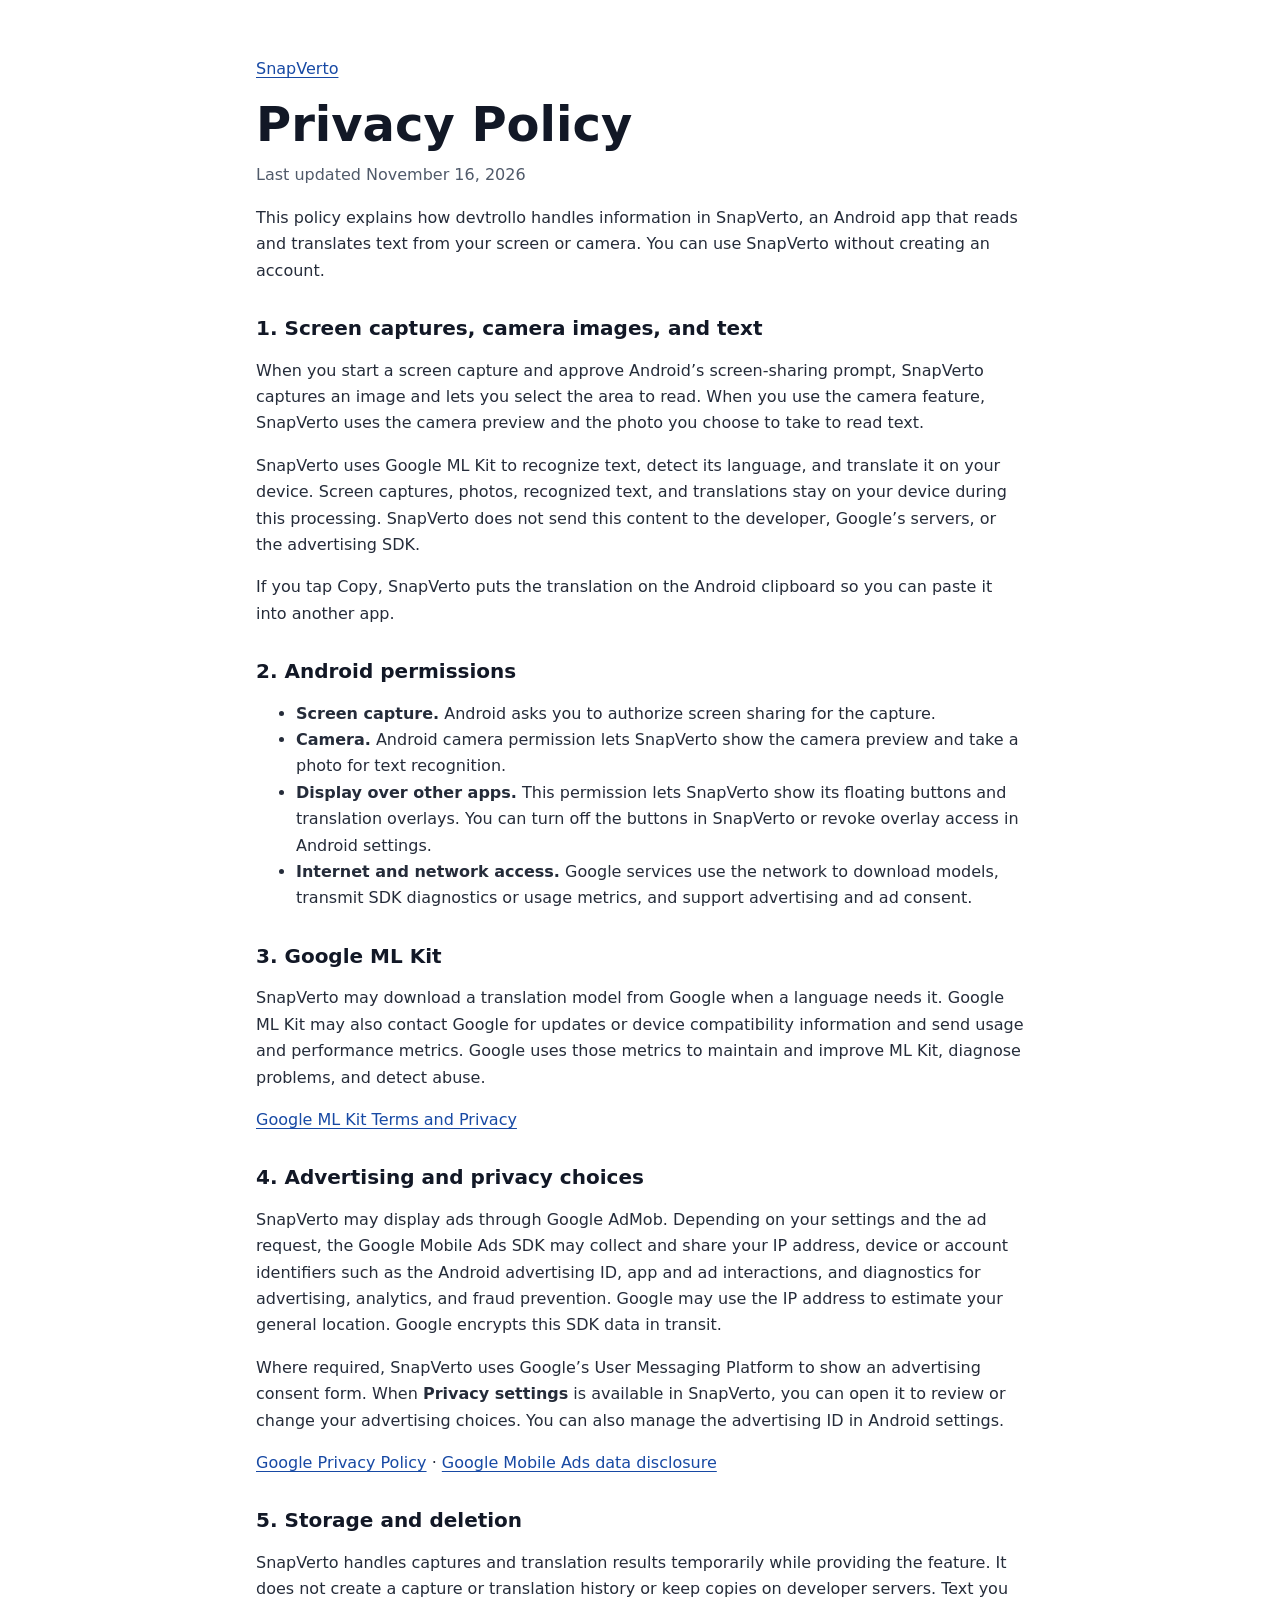
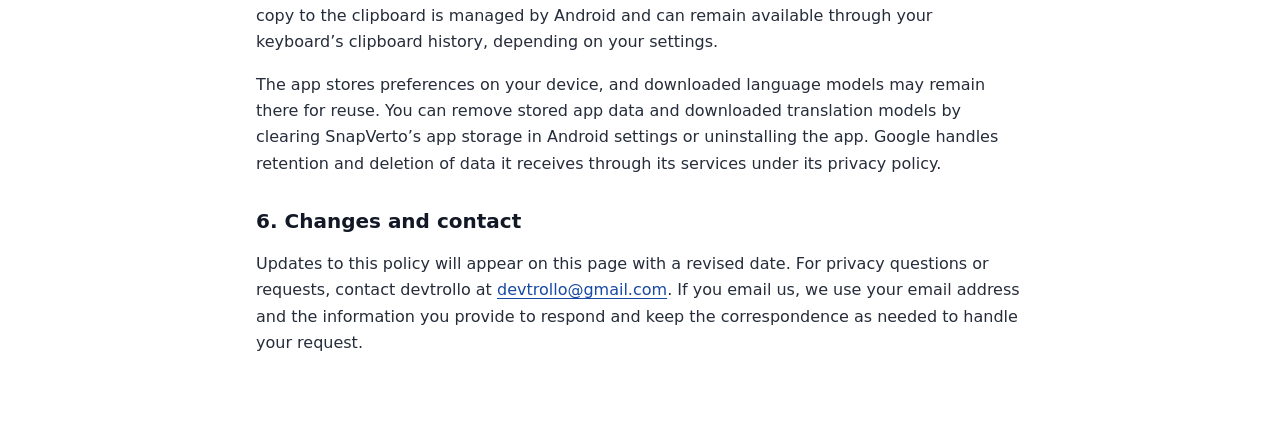
<file: snapverto/privacy.html>
<!doctype html>
<html lang="en">
<head>
    <meta charset="utf-8">
    <meta name="viewport" content="width=device-width, initial-scale=1">
    <meta name="description" content="How SnapVerto handles screen captures, camera images, translations, and data processed by Google services.">
    <title>Privacy Policy – SnapVerto</title>
    <link rel="icon" href="icon.png" type="image/png">
    <link rel="stylesheet" href="style.css">
</head>
<body>
    <header>
        <a href="index.html">SnapVerto</a>
        <h1>Privacy Policy</h1>
        <p class="date">Last updated <time datetime="2026-11-16">November 16, 2026</time></p>
    </header>
    <main>
        <p>This policy explains how devtrollo handles information in SnapVerto, an Android app that reads and translates text from your screen or camera. You can use SnapVerto without creating an account.</p>

        <section>
            <h2>1. Screen captures, camera images, and text</h2>
            <p>When you start a screen capture and approve Android’s screen-sharing prompt, SnapVerto captures an image and lets you select the area to read. When you use the camera feature, SnapVerto uses the camera preview and the photo you choose to take to read text.</p>
            <p>SnapVerto uses Google ML Kit to recognize text, detect its language, and translate it on your device. Screen captures, photos, recognized text, and translations stay on your device during this processing. SnapVerto does not send this content to the developer, Google’s servers, or the advertising SDK.</p>
            <p>If you tap Copy, SnapVerto puts the translation on the Android clipboard so you can paste it into another app.</p>
        </section>

        <section>
            <h2>2. Android permissions</h2>
            <ul>
                <li><strong>Screen capture.</strong> Android asks you to authorize screen sharing for the capture.</li>
                <li><strong>Camera.</strong> Android camera permission lets SnapVerto show the camera preview and take a photo for text recognition.</li>
                <li><strong>Display over other apps.</strong> This permission lets SnapVerto show its floating buttons and translation overlays. You can turn off the buttons in SnapVerto or revoke overlay access in Android settings.</li>
                <li><strong>Internet and network access.</strong> Google services use the network to download models, transmit SDK diagnostics or usage metrics, and support advertising and ad consent.</li>
            </ul>
        </section>

        <section>
            <h2>3. Google ML Kit</h2>
            <p>SnapVerto may download a translation model from Google when a language needs it. Google ML Kit may also contact Google for updates or device compatibility information and send usage and performance metrics. Google uses those metrics to maintain and improve ML Kit, diagnose problems, and detect abuse.</p>
            <p><a href="https://developers.google.com/ml-kit/terms">Google ML Kit Terms and Privacy</a></p>
        </section>

        <section>
            <h2>4. Advertising and privacy choices</h2>
            <p>SnapVerto may display ads through Google AdMob. Depending on your settings and the ad request, the Google Mobile Ads SDK may collect and share your IP address, device or account identifiers such as the Android advertising ID, app and ad interactions, and diagnostics for advertising, analytics, and fraud prevention. Google may use the IP address to estimate your general location. Google encrypts this SDK data in transit.</p>
            <p>Where required, SnapVerto uses Google’s User Messaging Platform to show an advertising consent form. When <strong>Privacy settings</strong> is available in SnapVerto, you can open it to review or change your advertising choices. You can also manage the advertising ID in Android settings.</p>
            <p><a href="https://policies.google.com/privacy">Google Privacy Policy</a> · <a href="https://developers.google.com/admob/android/privacy/play-data-disclosure">Google Mobile Ads data disclosure</a></p>
        </section>

        <section>
            <h2>5. Storage and deletion</h2>
            <p>SnapVerto handles captures and translation results temporarily while providing the feature. It does not create a capture or translation history or keep copies on developer servers. Text you copy to the clipboard is managed by Android and can remain available through your keyboard’s clipboard history, depending on your settings.</p>
            <p>The app stores preferences on your device, and downloaded language models may remain there for reuse. You can remove stored app data and downloaded translation models by clearing SnapVerto’s app storage in Android settings or uninstalling the app. Google handles retention and deletion of data it receives through its services under its privacy policy.</p>
        </section>

        <section>
            <h2>6. Changes and contact</h2>
            <p>Updates to this policy will appear on this page with a revised date. For privacy questions or requests, contact devtrollo at <a href="mailto:devtrollo@gmail.com">devtrollo@gmail.com</a>. If you email us, we use your email address and the information you provide to respond and keep the correspondence as needed to handle your request.</p>
        </section>
    </main>
</body>
</html>
</file>
<file: qr-kot/css/styles.css>
:root {
    --black: #0a0a0a;
    --ink: #17160f;
    --yellow: #ffd21e;
    --yellow-deep: #e4ae00;
    --yellow-soft: #fff6cc;
    --cream: #f7f5ef;
    --cream-deep: #f1ede1;
    --white: #ffffff;
    --muted: #625f55;
    --line: #e7e2d5;
    --line-dark: rgba(255, 255, 255, 0.14);
    --radius: 22px;
    --shadow: 0 18px 50px rgba(23, 22, 15, 0.09);
    --shadow-strong: 0 30px 80px rgba(23, 22, 15, 0.18);
    --container: 1200px;
    --font: ui-sans-serif, system-ui, -apple-system, "Segoe UI", Roboto, "Helvetica Neue", Arial, sans-serif;
}

*,
*::before,
*::after {
    box-sizing: border-box;
}

html {
    scroll-behavior: smooth;
    scroll-padding-top: 76px;
    -webkit-text-size-adjust: 100%;
}

body {
    margin: 0;
    font-family: var(--font);
    font-size: 16px;
    line-height: 1.6;
    color: var(--ink);
    background: var(--white);
    -webkit-font-smoothing: antialiased;
    text-rendering: optimizeLegibility;
}

img {
    max-width: 100%;
    height: auto;
}

h1,
h2,
h3,
p,
ul,
ol {
    margin-top: 0;
}

ul,
ol {
    padding-left: 0;
}

a {
    color: inherit;
}

button {
    font: inherit;
}

:focus-visible {
    outline: 3px solid var(--black);
    outline-offset: 3px;
}

.custom-section :focus-visible,
.cta-card :focus-visible,
.site-footer :focus-visible {
    outline-color: var(--yellow);
}

::selection {
    color: var(--black);
    background: var(--yellow);
}

.container {
    width: min(100% - 2.5rem, var(--container));
    margin-inline: auto;
}

.sr-only {
    position: absolute;
    width: 1px;
    height: 1px;
    padding: 0;
    margin: -1px;
    overflow: hidden;
    clip: rect(0, 0, 0, 0);
    white-space: nowrap;
    border: 0;
}

.skip-link {
    position: fixed;
    top: 0.75rem;
    left: 0.75rem;
    z-index: 1000;
    padding: 0.75rem 1.1rem;
    font-weight: 700;
    color: var(--black);
    background: var(--yellow);
    border-radius: 10px;
    text-decoration: none;
    transform: translateY(-160%);
    transition: transform 0.2s ease;
}

.skip-link:focus {
    transform: translateY(0);
}

/* ---------- Header ---------- */

.site-header {
    position: sticky;
    top: 0;
    z-index: 100;
    background: rgba(255, 255, 255, 0.9);
    border-bottom: 1px solid rgba(231, 226, 213, 0.8);
    backdrop-filter: blur(14px);
    -webkit-backdrop-filter: blur(14px);
}

.header-inner {
    display: flex;
    align-items: center;
    gap: 1.15rem;
    min-height: 76px;
}

.brand {
    display: inline-flex;
    align-items: center;
    gap: 0.65rem;
    margin-right: auto;
    font-size: 1.3rem;
    font-weight: 800;
    letter-spacing: -0.03em;
    text-decoration: none;
    border-radius: 12px;
}

.brand-icon {
    width: 40px;
    height: 40px;
    border-radius: 11px;
    box-shadow: 0 4px 12px rgba(23, 22, 15, 0.16);
}

.brand-name {
    line-height: 1;
}

.nav {
    display: flex;
    align-items: center;
    gap: 0.25rem;
}

.nav-link {
    padding: 0.55rem 0.8rem;
    font-size: 0.94rem;
    font-weight: 600;
    color: #34322b;
    text-decoration: none;
    border-radius: 9px;
    transition: color 0.18s ease, background-color 0.18s ease;
}

.nav-link:hover {
    color: var(--black);
    background: var(--cream);
}

.nav-download {
    margin-left: 0.6rem;
}

.header-actions {
    display: flex;
    align-items: center;
    gap: 0.7rem;
    margin-left: 0.4rem;
}

.lang-switch {
    display: inline-flex;
    align-items: center;
    gap: 2px;
    padding: 3px;
    background: var(--cream);
    border: 1px solid var(--line);
    border-radius: 999px;
}

.lang-btn {
    padding: 0.38rem 0.55rem;
    font-size: 0.74rem;
    font-weight: 800;
    letter-spacing: 0.03em;
    color: #5a574d;
    background: transparent;
    border: 0;
    border-radius: 999px;
    cursor: pointer;
    transition: color 0.18s ease, background-color 0.18s ease, box-shadow 0.18s ease;
}

.lang-btn:hover {
    color: var(--black);
    background: rgba(255, 255, 255, 0.8);
}

.lang-btn.is-active {
    color: var(--black);
    background: var(--white);
    box-shadow: 0 2px 8px rgba(23, 22, 15, 0.14);
}

.menu-toggle {
    display: none;
    place-items: center;
    width: 44px;
    height: 44px;
    padding: 0;
    background: var(--white);
    border: 1px solid var(--line);
    border-radius: 12px;
    cursor: pointer;
}

.menu-bars {
    display: grid;
    gap: 4px;
    width: 19px;
}

.menu-bars span {
    display: block;
    height: 2px;
    background: var(--black);
    border-radius: 2px;
    transition: transform 0.22s ease, opacity 0.22s ease;
}

.menu-toggle[aria-expanded="true"] .menu-bars span:nth-child(1) {
    transform: translateY(6px) rotate(45deg);
}

.menu-toggle[aria-expanded="true"] .menu-bars span:nth-child(2) {
    opacity: 0;
}

.menu-toggle[aria-expanded="true"] .menu-bars span:nth-child(3) {
    transform: translateY(-6px) rotate(-45deg);
}

/* ---------- Buttons ---------- */

.btn {
    display: inline-flex;
    align-items: center;
    justify-content: center;
    gap: 0.6rem;
    min-height: 48px;
    padding: 0.8rem 1.35rem;
    font-size: 0.95rem;
    font-weight: 700;
    line-height: 1.2;
    text-align: center;
    text-decoration: none;
    border: 1px solid transparent;
    border-radius: 999px;
    cursor: pointer;
    transition: transform 0.18s ease, box-shadow 0.18s ease, background-color 0.18s ease, border-color 0.18s ease;
}

.btn:hover {
    transform: translateY(-2px);
}

.btn:active {
    transform: translateY(0);
}

.btn-primary {
    color: var(--black);
    background: var(--yellow);
    border-color: var(--yellow);
    box-shadow: 0 10px 24px rgba(228, 174, 0, 0.24);
}

.btn-primary:hover {
    background: #ffdc4f;
    border-color: #ffdc4f;
    box-shadow: 0 14px 30px rgba(228, 174, 0, 0.34);
}

.btn-ghost {
    color: var(--black);
    background: rgba(255, 255, 255, 0.65);
    border-color: #d8d3c5;
}

.btn-ghost:hover {
    background: var(--white);
    border-color: var(--black);
}

.btn-lg {
    min-height: 56px;
    padding: 1rem 1.65rem;
    font-size: 1rem;
}

.btn-sm {
    min-height: 40px;
    padding: 0.55rem 1rem;
    font-size: 0.84rem;
}

.icon-play {
    width: 20px;
    height: 20px;
    flex: none;
    fill: currentColor;
}

/* ---------- Shared typography ---------- */

.eyebrow {
    display: flex;
    align-items: center;
    gap: 0.65rem;
    margin-bottom: 1.1rem;
    font-size: 0.76rem;
    font-weight: 800;
    letter-spacing: 0.15em;
    text-transform: uppercase;
    color: #8a6610;
}

.eyebrow::before {
    content: "";
    width: 26px;
    height: 2px;
    background: var(--yellow);
    border-radius: 2px;
}

.eyebrow-light {
    color: var(--yellow);
}

.section {
    padding: clamp(4.5rem, 8vw, 7.5rem) 0;
}

.section-title {
    margin-bottom: 1.2rem;
    font-size: clamp(2rem, 4vw, 3.2rem);
    font-weight: 800;
    line-height: 1.04;
    letter-spacing: -0.038em;
}

.lead {
    max-width: 64ch;
    margin-bottom: 0;
    font-size: clamp(1.02rem, 1.3vw, 1.18rem);
    line-height: 1.65;
    color: var(--muted);
}

.section-head {
    max-width: 760px;
    margin: 0 auto clamp(2.5rem, 5vw, 4rem);
    text-align: center;
}

.section-head .eyebrow {
    justify-content: center;
}

.section-head .lead {
    margin-inline: auto;
}

.accent {
    background: linear-gradient(transparent 64%, var(--yellow) 64%);
    padding: 0 0.04em;
}

.img-caption {
    margin: 0.85rem 0 0;
    font-size: 0.76rem;
    line-height: 1.4;
    letter-spacing: 0.02em;
    text-align: right;
    color: var(--muted);
}

.small-note {
    margin: 1.4rem 0 0;
    font-size: 0.84rem;
    line-height: 1.6;
    color: var(--muted);
}

/* ---------- Hero ---------- */

.hero {
    position: relative;
    overflow: hidden;
    padding: clamp(3.5rem, 7vw, 6rem) 0 clamp(4.5rem, 8vw, 7rem);
    background:
        radial-gradient(circle at 84% 16%, rgba(255, 210, 30, 0.34), transparent 38%),
        radial-gradient(circle at 4% 88%, rgba(255, 210, 30, 0.15), transparent 32%),
        linear-gradient(180deg, #fbfaf6 0%, #f4f1e7 100%);
}

.hero::after {
    content: "";
    position: absolute;
    inset: 0;
    background-image: radial-gradient(rgba(10, 10, 10, 0.14) 1px, transparent 1px);
    background-size: 27px 27px;
    opacity: 0.32;
    -webkit-mask-image: linear-gradient(to bottom, #000 0%, transparent 78%);
    mask-image: linear-gradient(to bottom, #000 0%, transparent 78%);
    pointer-events: none;
}

.hero .container {
    position: relative;
    z-index: 1;
}

.hero-grid {
    display: grid;
    grid-template-columns: minmax(0, 1.02fr) minmax(0, 0.98fr);
    align-items: center;
    gap: clamp(2.5rem, 5vw, 4.5rem);
}

.hero-title {
    margin-bottom: 1.5rem;
    font-size: clamp(2.7rem, 5.4vw, 5rem);
    font-weight: 800;
    line-height: 0.98;
    letter-spacing: -0.05em;
}

.hero .lead {
    max-width: 56ch;
}

.pill-list {
    display: flex;
    flex-wrap: wrap;
    gap: 0.55rem;
    margin: 1.6rem 0 0;
    list-style: none;
}

.pill-list li {
    padding: 0.38rem 0.8rem;
    font-size: 0.78rem;
    font-weight: 700;
    color: #4a473e;
    background: rgba(255, 255, 255, 0.75);
    border: 1px solid #ded9cb;
    border-radius: 999px;
}

.hero-actions {
    display: flex;
    flex-wrap: wrap;
    gap: 0.8rem;
    margin-top: 2rem;
}

.hero-trust {
    display: flex;
    align-items: center;
    gap: 0.55rem;
    margin: 1.6rem 0 0;
    font-size: 0.83rem;
    color: var(--muted);
}

.hero-trust svg {
    width: 20px;
    height: 20px;
    flex: none;
    fill: var(--yellow-deep);
}

.hero-visual {
    position: relative;
}

.hero-card {
    position: relative;
    z-index: 1;
    padding: 10px;
    background: var(--white);
    border-radius: 32px;
    box-shadow: var(--shadow-strong);
}

.hero-card::before {
    content: "";
    position: absolute;
    z-index: -1;
    inset: 22px -18px -20px 22px;
    background: var(--yellow);
    border-radius: 36px;
    transform: rotate(2.2deg);
}

.hero-img {
    display: block;
    width: 100%;
    aspect-ratio: 4 / 3;
    object-fit: cover;
    object-position: 45% 50%;
    border-radius: 24px;
}

.hero-badge {
    position: absolute;
    left: -20px;
    bottom: 24px;
    display: flex;
    align-items: center;
    gap: 0.6rem;
    max-width: calc(100% - 24px);
    padding: 0.55rem 0.95rem 0.55rem 0.6rem;
    font-size: 0.82rem;
    font-weight: 700;
    line-height: 1.25;
    color: var(--white);
    background: var(--black);
    border: 1px solid rgba(255, 255, 255, 0.18);
    border-radius: 999px;
    box-shadow: 0 12px 28px rgba(10, 10, 10, 0.28);
}

.hero-badge img {
    width: 34px;
    height: 34px;
    border-radius: 9px;
}

.hero-visual .img-caption {
    position: relative;
    z-index: 2;
    margin-top: 2.2rem;
}

/* ---------- Custom graphics ---------- */

.custom-section {
    position: relative;
    overflow: hidden;
    color: var(--white);
    background:
        radial-gradient(circle at 12% 18%, rgba(255, 210, 30, 0.15), transparent 34%),
        radial-gradient(circle at 92% 90%, rgba(255, 210, 30, 0.08), transparent 30%),
        #0b0b0b;
}

.custom-grid {
    display: grid;
    grid-template-columns: minmax(0, 1fr) minmax(0, 1fr);
    align-items: center;
    gap: clamp(2.5rem, 5vw, 4.5rem);
}

.custom-visual {
    position: relative;
}

.custom-card {
    position: relative;
    padding: 8px;
    background: #1a1a18;
    border: 1px solid var(--line-dark);
    border-radius: 30px;
    box-shadow: 0 30px 70px rgba(0, 0, 0, 0.45);
    transform: rotate(-1.2deg);
}

.custom-img {
    display: block;
    width: 100%;
    aspect-ratio: 16 / 9;
    object-fit: cover;
    border-radius: 23px;
}

.custom-section .img-caption {
    color: rgba(255, 255, 255, 0.52);
}

.custom-copy .section-title {
    color: var(--white);
}

.custom-copy .accent,
.cta-title .accent {
    color: var(--yellow);
    background: linear-gradient(transparent 64%, rgba(255, 210, 30, 0.24) 64%);
}

.custom-copy .lead {
    color: #bab8b1;
}

.process-list {
    display: grid;
    gap: 0;
    margin: 2rem 0 0;
    list-style: none;
}

.process-list li {
    display: flex;
    align-items: flex-start;
    gap: 0.9rem;
    padding: 0.9rem 0;
    border-bottom: 1px dashed rgba(255, 255, 255, 0.14);
}

.process-list li:last-child {
    border-bottom: 0;
    padding-bottom: 0;
}

.process-num {
    display: grid;
    place-items: center;
    width: 42px;
    height: 42px;
    flex: none;
    font-size: 0.76rem;
    font-weight: 800;
    color: var(--yellow);
    background: rgba(255, 210, 30, 0.08);
    border: 1px solid rgba(255, 210, 30, 0.35);
    border-radius: 12px;
}

.process-list h3 {
    margin: 0.1rem 0 0.2rem;
    font-size: 1.02rem;
    font-weight: 700;
    letter-spacing: -0.01em;
}

.process-list p {
    margin: 0;
    font-size: 0.9rem;
    line-height: 1.55;
    color: #a5a29b;
}

.case-title {
    margin: 1.8rem 0 0.8rem;
    font-size: 0.83rem;
    font-weight: 800;
    letter-spacing: 0.06em;
    text-transform: uppercase;
    color: #d8d5cc;
}

.chip-list {
    display: flex;
    flex-wrap: wrap;
    gap: 0.45rem;
    margin: 0;
    list-style: none;
}

.chip-list li {
    padding: 0.36rem 0.72rem;
    font-size: 0.78rem;
    font-weight: 600;
    color: #d4d1c8;
    background: rgba(255, 255, 255, 0.05);
    border: 1px solid rgba(255, 255, 255, 0.15);
    border-radius: 999px;
}

.custom-copy .small-note {
    color: rgba(255, 255, 255, 0.54);
}

/* ---------- Features ---------- */

.features-section {
    background: var(--white);
}

.features-grid {
    display: grid;
    grid-template-columns: repeat(4, minmax(0, 1fr));
    gap: 1.1rem;
}

.feature-card {
    position: relative;
    display: flex;
    flex-direction: column;
    padding: 1.7rem;
    overflow: hidden;
    background: #fdfcf9;
    border: 1px solid var(--line);
    border-radius: var(--radius);
    transition: transform 0.22s ease, box-shadow 0.22s ease, border-color 0.22s ease;
}

.feature-card:hover {
    transform: translateY(-4px);
    border-color: #d7d0be;
    box-shadow: var(--shadow);
}

.feature-card:first-child {
    grid-column: span 2;
    color: var(--white);
    background: #0b0b0b;
    border-color: #0b0b0b;
}

.feature-card:first-child:hover {
    border-color: #0b0b0b;
    box-shadow: 0 22px 44px rgba(10, 10, 10, 0.22);
}

.feature-icon {
    display: grid;
    place-items: center;
    width: 48px;
    height: 48px;
    flex: none;
    color: var(--black);
    background: var(--yellow-soft);
    border-radius: 14px;
}

.feature-icon svg {
    width: 25px;
    height: 25px;
    fill: currentColor;
}

.feature-card:first-child .feature-icon {
    color: var(--black);
    background: var(--yellow);
}

.feature-art {
    position: absolute;
    right: 1.4rem;
    bottom: 1.4rem;
    width: 130px;
    height: 130px;
    border-radius: 24px;
    opacity: 0.95;
    box-shadow: 0 0 44px rgba(255, 210, 30, 0.24);
    transform: rotate(6deg);
    pointer-events: none;
}

.feature-card:first-child h3,
.feature-card:first-child p {
    max-width: calc(100% - 150px);
}

.feature-card h3 {
    margin: 1.15rem 0 0.45rem;
    font-size: 1.1rem;
    font-weight: 700;
    line-height: 1.25;
    letter-spacing: -0.015em;
}

.feature-card p {
    margin: 0;
    font-size: 0.9rem;
    line-height: 1.58;
    color: var(--muted);
}

.feature-card:first-child p {
    color: #b4b1a9;
}

/* ---------- How it works ---------- */

.how-section {
    background:
        radial-gradient(circle at 50% 0%, rgba(255, 210, 30, 0.12), transparent 36%),
        var(--cream);
    border-top: 1px solid var(--line);
    border-bottom: 1px solid var(--line);
}

.steps-grid {
    display: grid;
    grid-template-columns: repeat(4, minmax(0, 1fr));
    gap: 1rem;
    margin: 0;
    list-style: none;
}

.step-card {
    padding: 1.7rem 1.5rem;
    background: var(--white);
    border: 1px solid var(--line);
    border-radius: 20px;
    transition: transform 0.22s ease, box-shadow 0.22s ease;
}

.step-card:hover {
    transform: translateY(-4px);
    box-shadow: var(--shadow);
}

.step-num {
    display: grid;
    place-items: center;
    width: 46px;
    height: 46px;
    font-size: 1.15rem;
    font-weight: 800;
    color: var(--yellow);
    background: var(--black);
    border-radius: 14px;
}

.step-card h3 {
    margin: 1.15rem 0 0.45rem;
    font-size: 1.02rem;
    font-weight: 700;
    line-height: 1.3;
    letter-spacing: -0.015em;
}

.step-card p {
    margin: 0;
    font-size: 0.88rem;
    line-height: 1.58;
    color: var(--muted);
}

.how-note {
    max-width: 760px;
    margin: 2rem auto 0;
    padding: 1rem 1.4rem;
    font-size: 0.88rem;
    line-height: 1.6;
    text-align: center;
    color: var(--muted);
    background: rgba(255, 255, 255, 0.6);
    border: 1px dashed #d5cebb;
    border-radius: 14px;
}

/* ---------- Privacy ---------- */

.privacy-section {
    background: var(--white);
}

.privacy-grid {
    display: grid;
    grid-template-columns: minmax(0, 0.9fr) minmax(0, 1.1fr);
    align-items: start;
    gap: clamp(2.5rem, 5vw, 4.5rem);
}

.privacy-intro {
    position: sticky;
    top: 110px;
}

.text-link {
    display: inline-flex;
    align-items: center;
    gap: 0.5rem;
    margin-top: 1.6rem;
    font-weight: 700;
    text-decoration: none;
    border-bottom: 3px solid var(--yellow);
    transition: color 0.18s ease, border-color 0.18s ease;
}

.text-link::after {
    content: "\2192";
    font-size: 1.05em;
    transition: transform 0.18s ease;
}

.text-link:hover {
    color: #8a6610;
    border-color: var(--yellow-deep);
}

.text-link:hover::after {
    transform: translateX(3px);
}

.privacy-list {
    display: grid;
    gap: 0.8rem;
    margin: 0;
    list-style: none;
}

.privacy-card {
    display: flex;
    align-items: flex-start;
    gap: 1rem;
    padding: 1.2rem 1.3rem;
    background: #fbfaf6;
    border: 1px solid var(--line);
    border-radius: 18px;
    transition: border-color 0.2s ease, background-color 0.2s ease;
}

.privacy-card:hover {
    background: var(--white);
    border-color: #e0c35c;
}

.privacy-icon {
    display: grid;
    place-items: center;
    width: 44px;
    height: 44px;
    flex: none;
    color: var(--black);
    background: var(--yellow-soft);
    border-radius: 12px;
}

.privacy-icon svg {
    width: 23px;
    height: 23px;
    fill: currentColor;
}

.privacy-card h3 {
    margin: 0.1rem 0 0.25rem;
    font-size: 0.98rem;
    font-weight: 700;
    letter-spacing: -0.01em;
}

.privacy-card p {
    margin: 0;
    font-size: 0.87rem;
    line-height: 1.55;
    color: var(--muted);
}

/* ---------- Final CTA ---------- */

.cta-section {
    padding-top: clamp(2rem, 4vw, 3.5rem);
    padding-bottom: clamp(4.5rem, 8vw, 7rem);
}

.cta-card {
    position: relative;
    display: grid;
    grid-template-columns: minmax(0, 1.35fr) minmax(0, 0.65fr);
    align-items: center;
    gap: 2rem;
    overflow: hidden;
    padding: clamp(2rem, 5vw, 4rem);
    color: var(--white);
    background: #0b0b0b;
    border-radius: 34px;
    box-shadow: 0 34px 80px rgba(10, 10, 10, 0.24);
}

.cta-glow {
    position: absolute;
    top: -55%;
    right: -14%;
    width: 640px;
    height: 640px;
    background: radial-gradient(circle, rgba(255, 210, 30, 0.28), transparent 64%);
    pointer-events: none;
}

.cta-content {
    position: relative;
    z-index: 1;
    max-width: 640px;
}

.cta-title {
    margin-bottom: 1.1rem;
    font-size: clamp(2.1rem, 4vw, 3.6rem);
    font-weight: 800;
    line-height: 1.02;
    letter-spacing: -0.04em;
}

.cta-lead {
    max-width: 52ch;
    margin-bottom: 1.8rem;
    font-size: 1.02rem;
    line-height: 1.6;
    color: #b9b6ae;
}

.cta-note {
    margin: 1rem 0 0;
    font-size: 0.78rem;
    letter-spacing: 0.03em;
    color: #8e8b84;
}

.cta-art {
    position: relative;
    z-index: 1;
    display: grid;
    place-items: center;
}

.cta-art img {
    width: min(300px, 100%);
    border-radius: 26%;
    box-shadow: 0 28px 60px rgba(0, 0, 0, 0.45);
    transform: rotate(6deg);
}

/* ---------- Footer ---------- */

.site-footer {
    padding: 4rem 0 2rem;
    color: #a8a59d;
    background: #070707;
}

.footer-grid {
    display: grid;
    grid-template-columns: minmax(0, 2fr) minmax(0, 1fr) minmax(0, 1fr);
    gap: 2.5rem;
}

.brand-footer {
    margin-right: 0;
    color: var(--white);
}

.footer-brand p {
    max-width: 36ch;
    margin: 1rem 0 0;
    font-size: 0.9rem;
    line-height: 1.6;
}

.footer-col {
    display: flex;
    flex-direction: column;
    align-items: flex-start;
    gap: 0.6rem;
}

.footer-heading {
    margin: 0 0 0.35rem;
    font-size: 0.74rem;
    font-weight: 800;
    letter-spacing: 0.14em;
    text-transform: uppercase;
    color: var(--white);
}

.footer-col a {
    font-size: 0.9rem;
    color: #b3b0a8;
    text-decoration: none;
    transition: color 0.18s ease;
}

.footer-col a:hover {
    color: var(--yellow);
}

.footer-bottom {
    margin-top: 3rem;
    padding-top: 1.5rem;
    font-size: 0.8rem;
    border-top: 1px solid rgba(255, 255, 255, 0.1);
}

.footer-bottom p {
    margin: 0;
}

/* ---------- Motion ---------- */

@media (prefers-reduced-motion: no-preference) {
    .js .reveal {
        opacity: 0;
        transform: translateY(18px);
        transition: opacity 0.6s ease, transform 0.6s cubic-bezier(0.2, 0.7, 0.2, 1);
    }

    .js .reveal.is-visible {
        opacity: 1;
        transform: none;
    }

    .features-grid .reveal:nth-child(2),
    .steps-grid .reveal:nth-child(2),
    .privacy-list .reveal:nth-child(2) {
        transition-delay: 0.06s;
    }

    .features-grid .reveal:nth-child(3),
    .steps-grid .reveal:nth-child(3),
    .privacy-list .reveal:nth-child(3) {
        transition-delay: 0.12s;
    }

    .features-grid .reveal:nth-child(4),
    .steps-grid .reveal:nth-child(4),
    .privacy-list .reveal:nth-child(4) {
        transition-delay: 0.18s;
    }
}

/* ---------- Responsive ---------- */

@media (max-width: 1080px) {
    .nav-link {
        padding-inline: 0.55rem;
        font-size: 0.9rem;
    }

    .features-grid {
        grid-template-columns: repeat(3, minmax(0, 1fr));
    }

    .feature-card:first-child {
        grid-column: span 2;
    }
}

@media (max-width: 960px) {
    html {
        scroll-padding-top: 70px;
    }

    .header-inner {
        min-height: 70px;
        gap: 0.7rem;
    }

    .nav {
        position: absolute;
        top: 100%;
        left: 0;
        right: 0;
        display: none;
        flex-direction: column;
        align-items: stretch;
        gap: 0.15rem;
        padding: 0.85rem clamp(1.25rem, 4vw, 2rem) 1.4rem;
        background: var(--white);
        border-bottom: 1px solid var(--line);
        box-shadow: 0 22px 44px rgba(23, 22, 15, 0.14);
    }

    .nav.is-open {
        display: flex;
    }

    .nav-link {
        padding: 0.9rem 0.75rem;
        font-size: 1.02rem;
        border-radius: 10px;
    }

    .nav-link:hover {
        background: var(--cream);
    }

    .nav-download {
        width: 100%;
        min-height: 48px;
        margin: 0.7rem 0 0;
    }

    .menu-toggle {
        display: grid;
    }

    .hero-grid {
        grid-template-columns: 1fr;
    }

    .hero-copy {
        max-width: 720px;
    }

    .hero-visual {
        width: 100%;
        max-width: 640px;
        margin: 0.5rem auto 0;
    }

    .hero-badge {
        left: 14px;
    }

    .custom-grid {
        grid-template-columns: 1fr;
    }

    .custom-visual {
        order: 2;
        max-width: 680px;
    }

    .custom-card {
        transform: none;
    }

    .custom-copy {
        order: 1;
    }

    .features-grid {
        grid-template-columns: repeat(2, minmax(0, 1fr));
    }

    .feature-card:first-child {
        grid-column: span 2;
    }

    .steps-grid {
        grid-template-columns: repeat(2, minmax(0, 1fr));
    }

    .privacy-grid {
        grid-template-columns: 1fr;
    }

    .privacy-intro {
        position: static;
        max-width: 680px;
    }

    .cta-card {
        grid-template-columns: 1fr;
    }

    .cta-art {
        justify-content: start;
    }

    .cta-art img {
        width: min(190px, 48vw);
        margin-top: 0.5rem;
        transform: rotate(4deg);
    }

    .footer-grid {
        grid-template-columns: 1fr 1fr;
    }

    .footer-brand {
        grid-column: span 2;
    }
}

@media (max-width: 620px) {
    .container {
        width: min(100% - 1.6rem, var(--container));
    }

    .brand-name {
        font-size: 1.15rem;
    }

    .brand-icon {
        width: 34px;
        height: 34px;
        border-radius: 9px;
    }

    .lang-btn {
        padding: 0.36rem 0.44rem;
        font-size: 0.69rem;
    }

    .hero {
        padding-top: 2.6rem;
    }

    .hero-title {
        font-size: clamp(2.35rem, 11.5vw, 3.25rem);
    }

    .hero-actions {
        flex-direction: column;
        align-items: stretch;
    }

    .hero-actions .btn {
        width: 100%;
    }

    .hero-card {
        padding: 7px;
        border-radius: 25px;
    }

    .hero-card::before {
        inset: 16px -9px -12px 16px;
        border-radius: 27px;
    }

    .hero-img {
        border-radius: 19px;
    }

    .hero-badge {
        left: 8px;
        bottom: 12px;
        padding: 0.45rem 0.8rem 0.45rem 0.5rem;
        font-size: 0.74rem;
    }

    .hero-badge img {
        width: 29px;
        height: 29px;
    }

    .hero-visual .img-caption {
        margin-top: 1.7rem;
    }

    .img-caption {
        text-align: left;
    }

    .feature-art {
        display: none;
    }

    .feature-card:first-child h3,
    .feature-card:first-child p {
        max-width: none;
    }

    .features-grid {
        grid-template-columns: 1fr;
    }

    .feature-card:first-child {
        grid-column: auto;
    }

    .steps-grid {
        grid-template-columns: 1fr;
    }

    .step-card {
        padding: 1.4rem 1.25rem;
    }

    .feature-card {
        padding: 1.4rem;
    }

    .cta-card {
        border-radius: 26px;
    }

    .cta-section {
        padding-bottom: 3.5rem;
    }

    .footer-grid {
        grid-template-columns: 1fr;
        gap: 2rem;
    }

    .footer-brand {
        grid-column: auto;
    }

    .footer-bottom {
        margin-top: 2rem;
    }
}

@media (prefers-reduced-motion: reduce) {
    html {
        scroll-behavior: auto;
    }

    *,
    *::before,
    *::after {
        animation-duration: 0.01ms !important;
        animation-iteration-count: 1 !important;
        transition-duration: 0.01ms !important;
    }
}
</file>
<file: snapverto/style.css>
:root {
    color-scheme: light;
    font-family: system-ui, sans-serif;
    line-height: 1.65;
    color: #252c3a;
    background: #fff;
}

body {
    max-width: 48rem;
    margin: 0 auto;
    padding: clamp(1.25rem, 5vw, 3.5rem);
}

h1, h2 {
    color: #121826;
    line-height: 1.25;
}

h1 {
    font-size: clamp(2rem, 6vw, 3rem);
    margin: 0.75rem 0 0.5rem;
}

h2 {
    font-size: 1.25rem;
}

section {
    margin-block: 2rem;
}

a {
    color: #1749a4;
    text-underline-offset: 0.18em;
    overflow-wrap: anywhere;
}

.date {
    color: #505a6a;
    margin-top: 0;
}

.home {
    max-width: 34rem;
    padding-top: clamp(3rem, 12vw, 8rem);
}

.app-icon {
    display: block;
    border-radius: 1rem;
}
</file>
